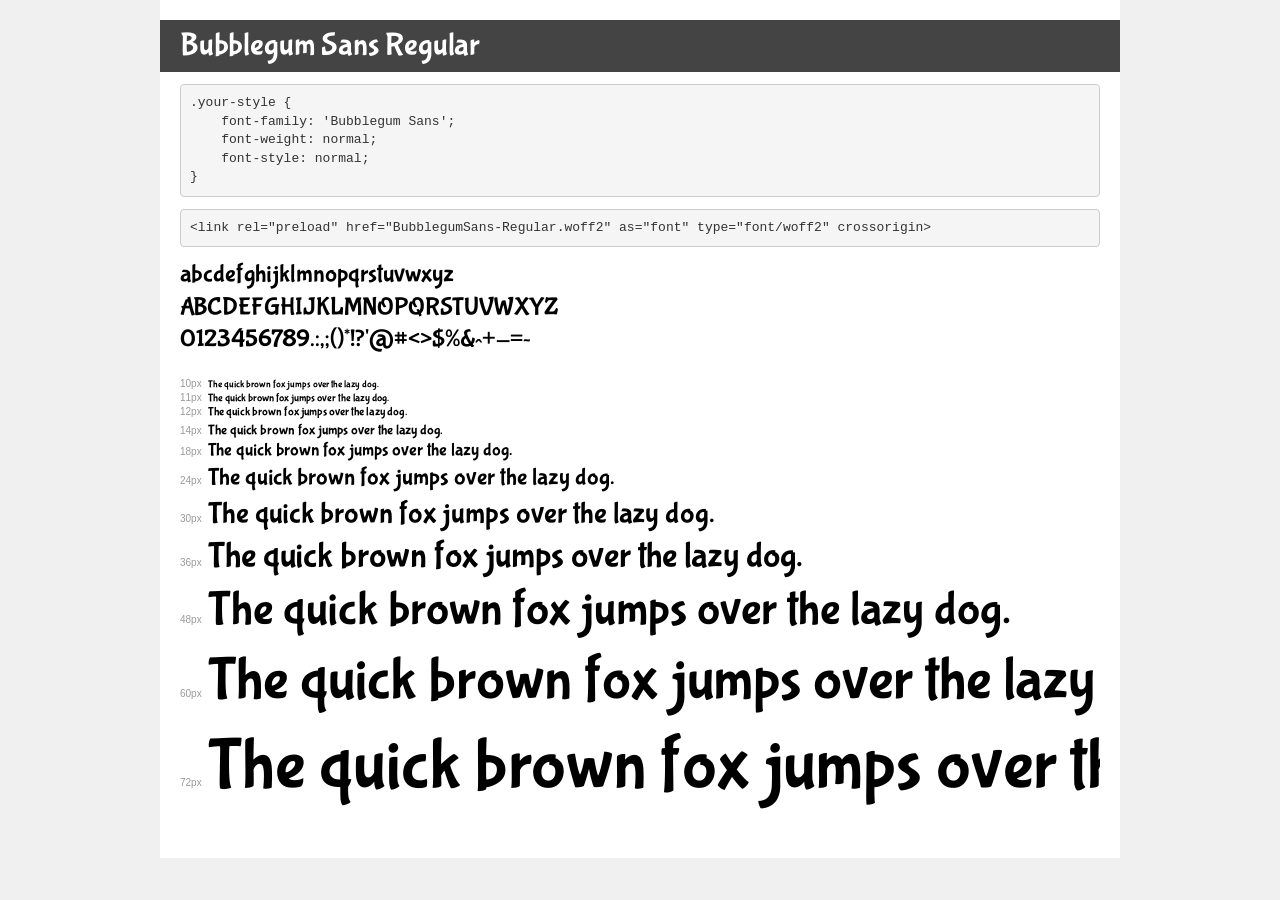
<file: public/css/vendor/bubblegum-sans/demo.html>
<!DOCTYPE html>
<html lang="en">
<head>
    <meta charset="utf-8">
    <meta http-equiv="X-UA-Compatible" content="IE=edge">
    <meta name="viewport" content="width=device-width, initial-scale=1">
    <meta name="robots" content="noindex, noarchive">
    <meta name="format-detection" content="telephone=no">
    <title>Transfonter demo</title>
    <link href="stylesheet.css" rel="stylesheet">
    <style>
        /*
        http://meyerweb.com/eric/tools/css/reset/
        v2.0 | 20110126
        License: none (public domain)
        */
        html, body, div, span, applet, object, iframe,
        h1, h2, h3, h4, h5, h6, p, blockquote, pre,
        a, abbr, acronym, address, big, cite, code,
        del, dfn, em, img, ins, kbd, q, s, samp,
        small, strike, strong, sub, sup, tt, var,
        b, u, i, center,
        dl, dt, dd, ol, ul, li,
        fieldset, form, label, legend,
        table, caption, tbody, tfoot, thead, tr, th, td,
        article, aside, canvas, details, embed,
        figure, figcaption, footer, header, hgroup,
        menu, nav, output, ruby, section, summary,
        time, mark, audio, video {
            margin: 0;
            padding: 0;
            border: 0;
            font-size: 100%;
            font: inherit;
            vertical-align: baseline;
        }
        /* HTML5 display-role reset for older browsers */
        article, aside, details, figcaption, figure,
        footer, header, hgroup, menu, nav, section {
            display: block;
        }
        body {
            line-height: 1;
        }
        ol, ul {
            list-style: none;
        }
        blockquote, q {
            quotes: none;
        }
        blockquote:before, blockquote:after,
        q:before, q:after {
            content: '';
            content: none;
        }
        table {
            border-collapse: collapse;
            border-spacing: 0;
        }
        /* demo styles */
        body {
            background: #f0f0f0;
            color: #000;
        }
        .page {
            background: #fff;
            width: 920px;
            margin: 0 auto;
            padding: 20px 20px 0 20px;
            overflow: hidden;
        }
        .font-container {
            overflow-x: auto;
            overflow-y: hidden;
            margin-bottom: 40px;
            line-height: 1.3;
            white-space: nowrap;
            padding-bottom: 5px;
        }
        h1 {
            position: relative;
            background: #444;
            font-size: 32px;
            color: #fff;
            padding: 10px 20px;
            margin: 0 -20px 12px -20px;
        }
        .letters {
            font-size: 25px;
            margin-bottom: 20px;
        }
        .s10:before {
            content: '10px';
        }
        .s11:before {
            content: '11px';
        }
        .s12:before {
            content: '12px';
        }
        .s14:before {
            content: '14px';
        }
        .s18:before {
            content: '18px';
        }
        .s24:before {
            content: '24px';
        }
        .s30:before {
            content: '30px';
        }
        .s36:before {
            content: '36px';
        }
        .s48:before {
            content: '48px';
        }
        .s60:before {
            content: '60px';
        }
        .s72:before {
            content: '72px';
        }
        .s10:before, .s11:before, .s12:before, .s14:before,
        .s18:before, .s24:before, .s30:before, .s36:before,
        .s48:before, .s60:before, .s72:before {
            font-family: Arial, sans-serif;
            font-size: 10px;
            font-weight: normal;
            font-style: normal;
            color: #999;
            padding-right: 6px;
        }
        pre {
            display: block;
            padding: 9px;
            margin: 0 0 12px;
            font-family: Monaco, Menlo, Consolas, "Courier New", monospace;
            font-size: 13px;
            line-height: 1.428571429;
            color: #333;
            font-weight: normal;
            font-style: normal;
            background-color: #f5f5f5;
            border: 1px solid #ccc;
            overflow-x: auto;
            border-radius: 4px;
        }
        /* responsive */
        @media (max-width: 959px) {
            .page {
                width: auto;
                margin: 0;
            }
        }
    </style>
</head>
<body>
<div class="page">
    <div class="demo">
        <h1 style="font-family: 'Bubblegum Sans'; font-weight: normal; font-style: normal;">Bubblegum Sans Regular</h1>
        <pre title="Usage">.your-style {
    font-family: 'Bubblegum Sans';
    font-weight: normal;
    font-style: normal;
}</pre>
        <pre title="Preload (optional)">
&lt;link rel=&quot;preload&quot; href=&quot;BubblegumSans-Regular.woff2&quot; as=&quot;font&quot; type=&quot;font/woff2&quot; crossorigin&gt;</pre>
        <div class="font-container" style="font-family: 'Bubblegum Sans'; font-weight: normal; font-style: normal;">
            <p class="letters">
                abcdefghijklmnopqrstuvwxyz<br>
ABCDEFGHIJKLMNOPQRSTUVWXYZ<br>
                0123456789.:,;()*!?'@#&lt;&gt;$%&^+-=~
            </p>
            <p class="s10" style="font-size: 10px;">The quick brown fox jumps over the lazy dog.</p>
            <p class="s11" style="font-size: 11px;">The quick brown fox jumps over the lazy dog.</p>
            <p class="s12" style="font-size: 12px;">The quick brown fox jumps over the lazy dog.</p>
            <p class="s14" style="font-size: 14px;">The quick brown fox jumps over the lazy dog.</p>
            <p class="s18" style="font-size: 18px;">The quick brown fox jumps over the lazy dog.</p>
            <p class="s24" style="font-size: 24px;">The quick brown fox jumps over the lazy dog.</p>
            <p class="s30" style="font-size: 30px;">The quick brown fox jumps over the lazy dog.</p>
            <p class="s36" style="font-size: 36px;">The quick brown fox jumps over the lazy dog.</p>
            <p class="s48" style="font-size: 48px;">The quick brown fox jumps over the lazy dog.</p>
            <p class="s60" style="font-size: 60px;">The quick brown fox jumps over the lazy dog.</p>
            <p class="s72" style="font-size: 72px;">The quick brown fox jumps over the lazy dog.</p>
        </div>
    </div>

</div>
</body>
</html>
</file>
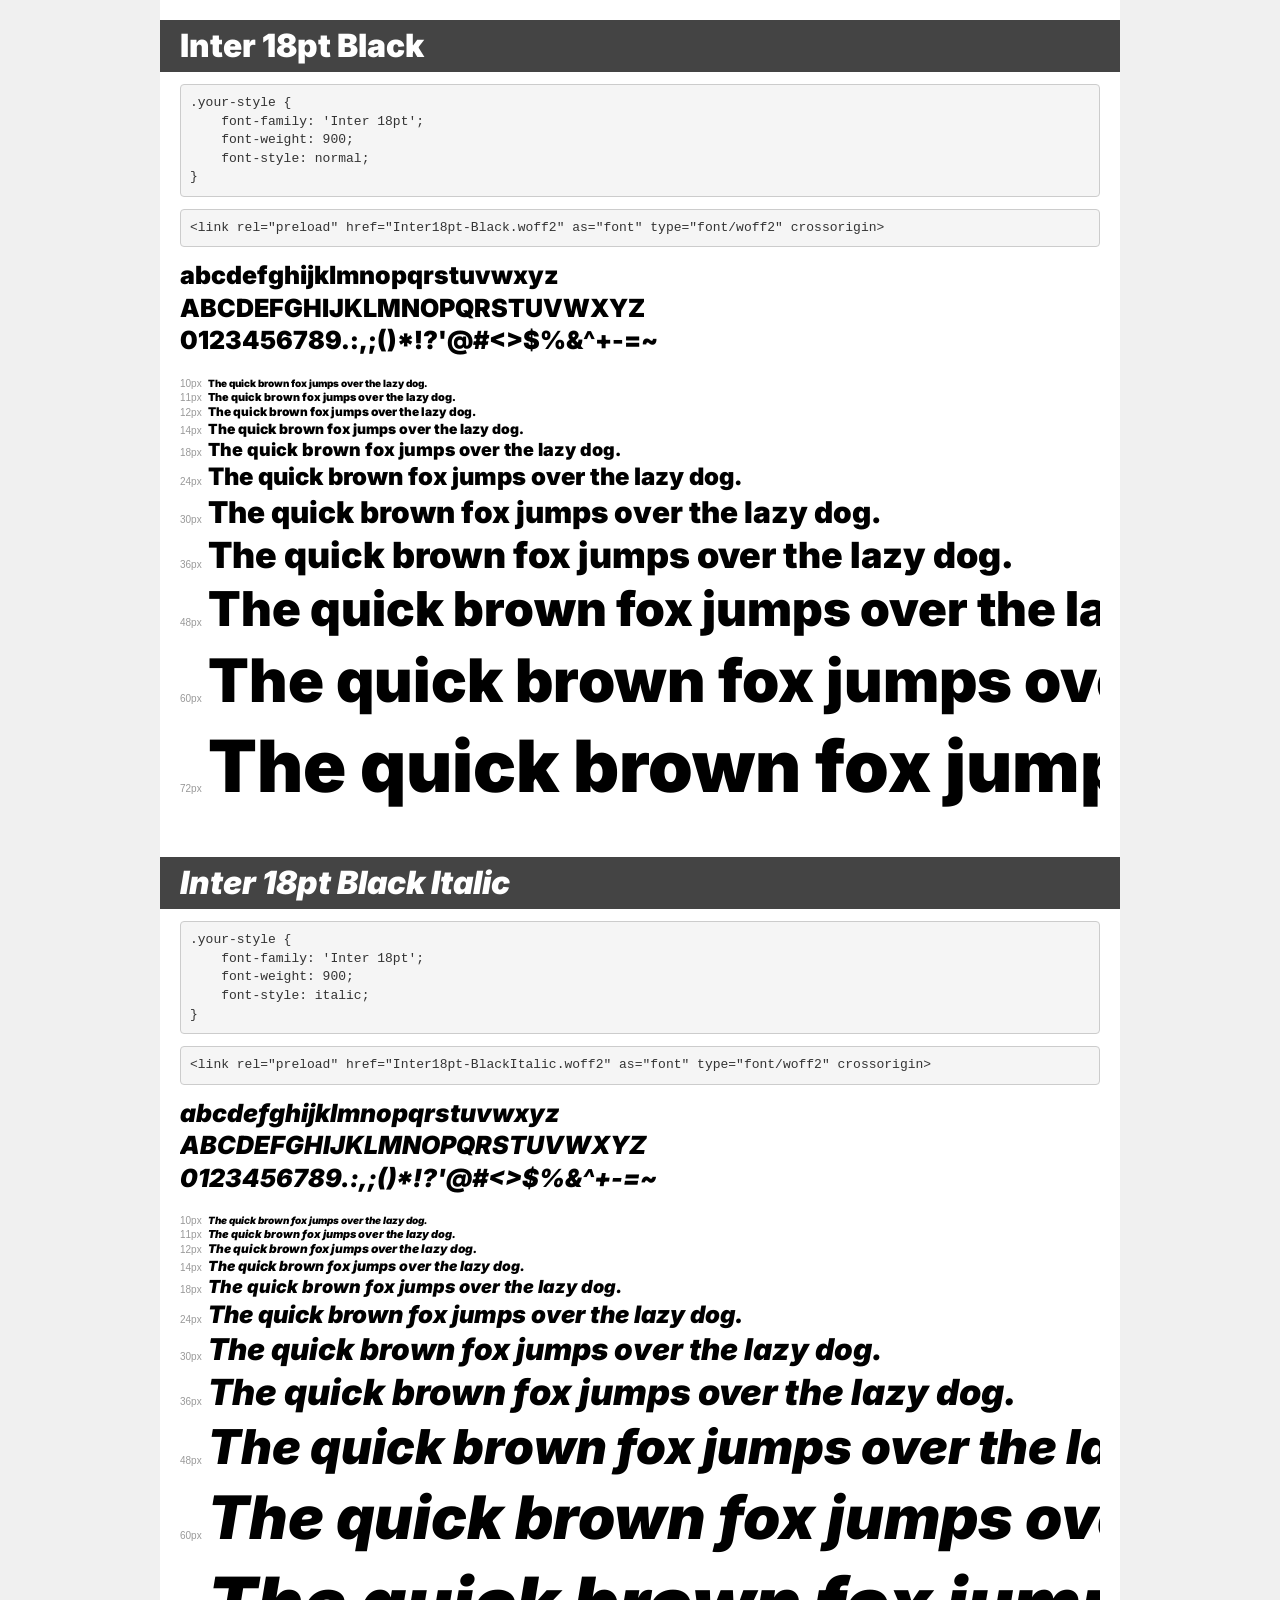
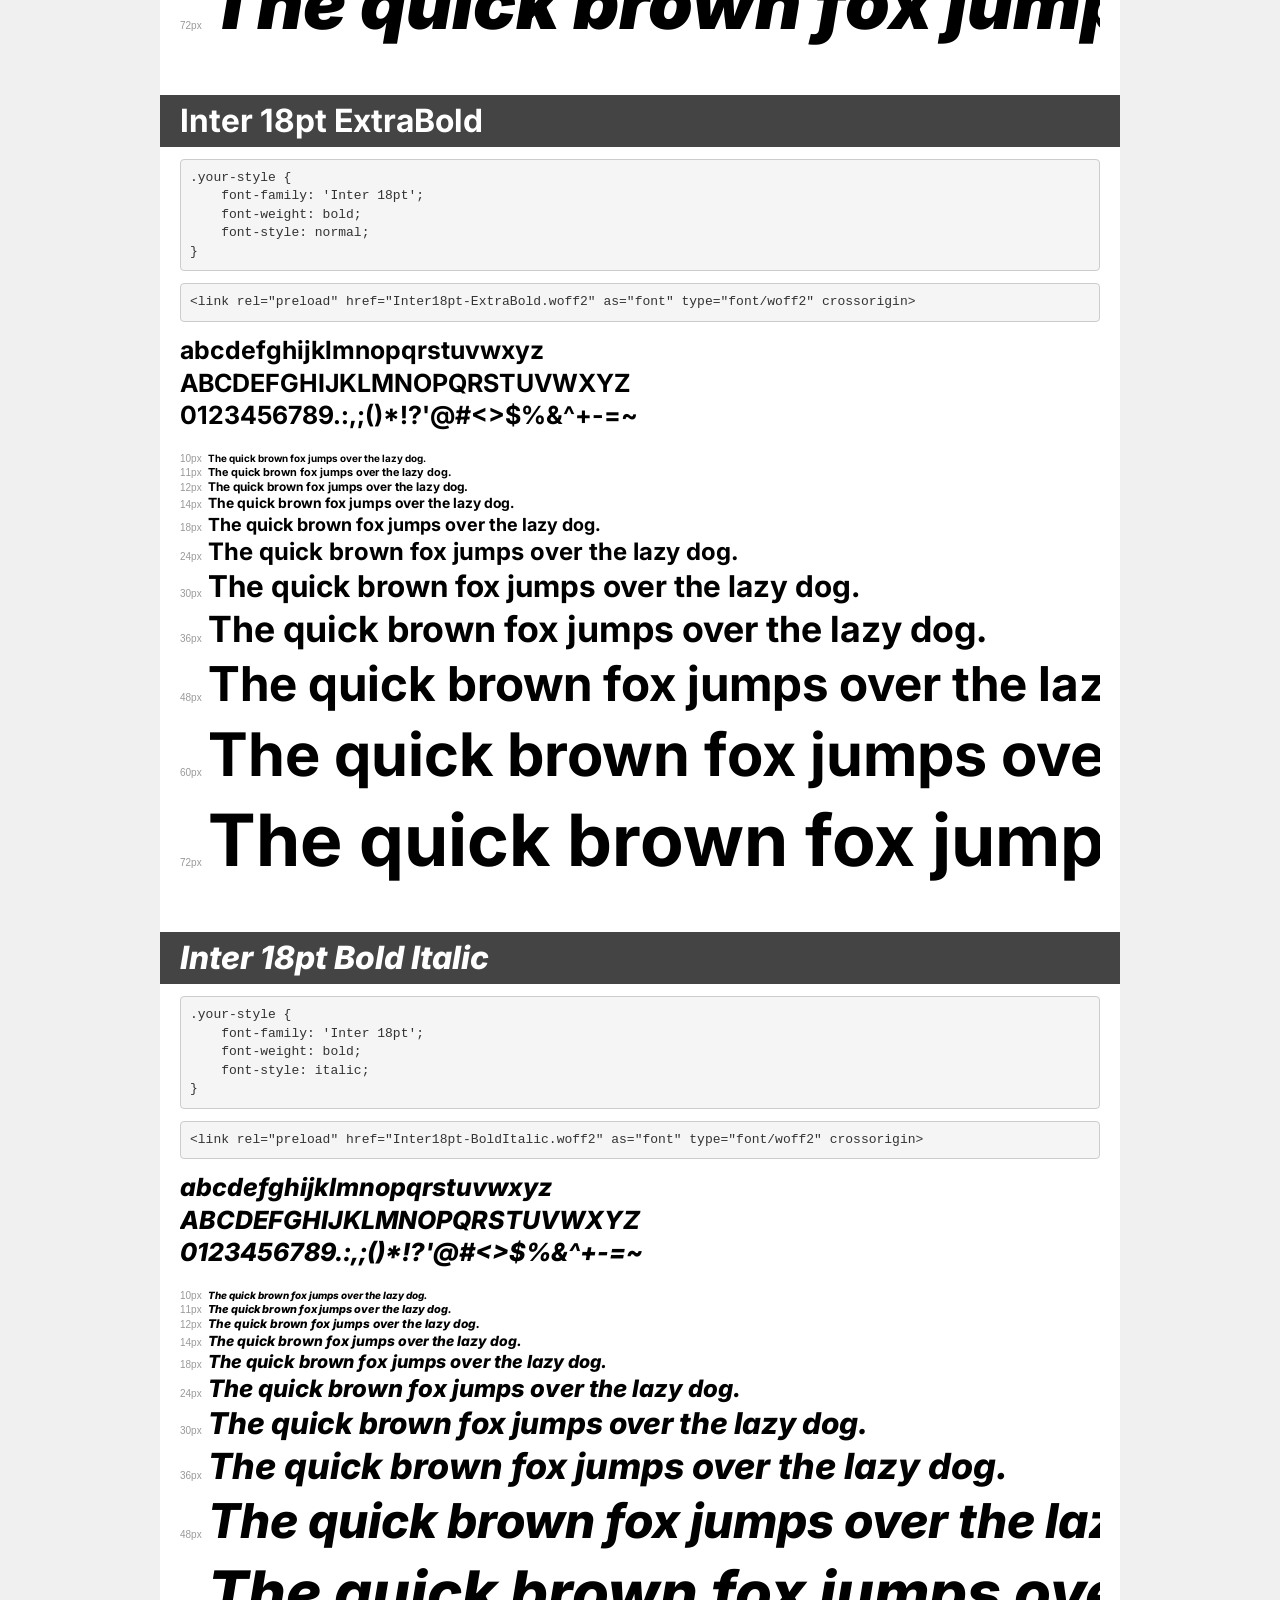
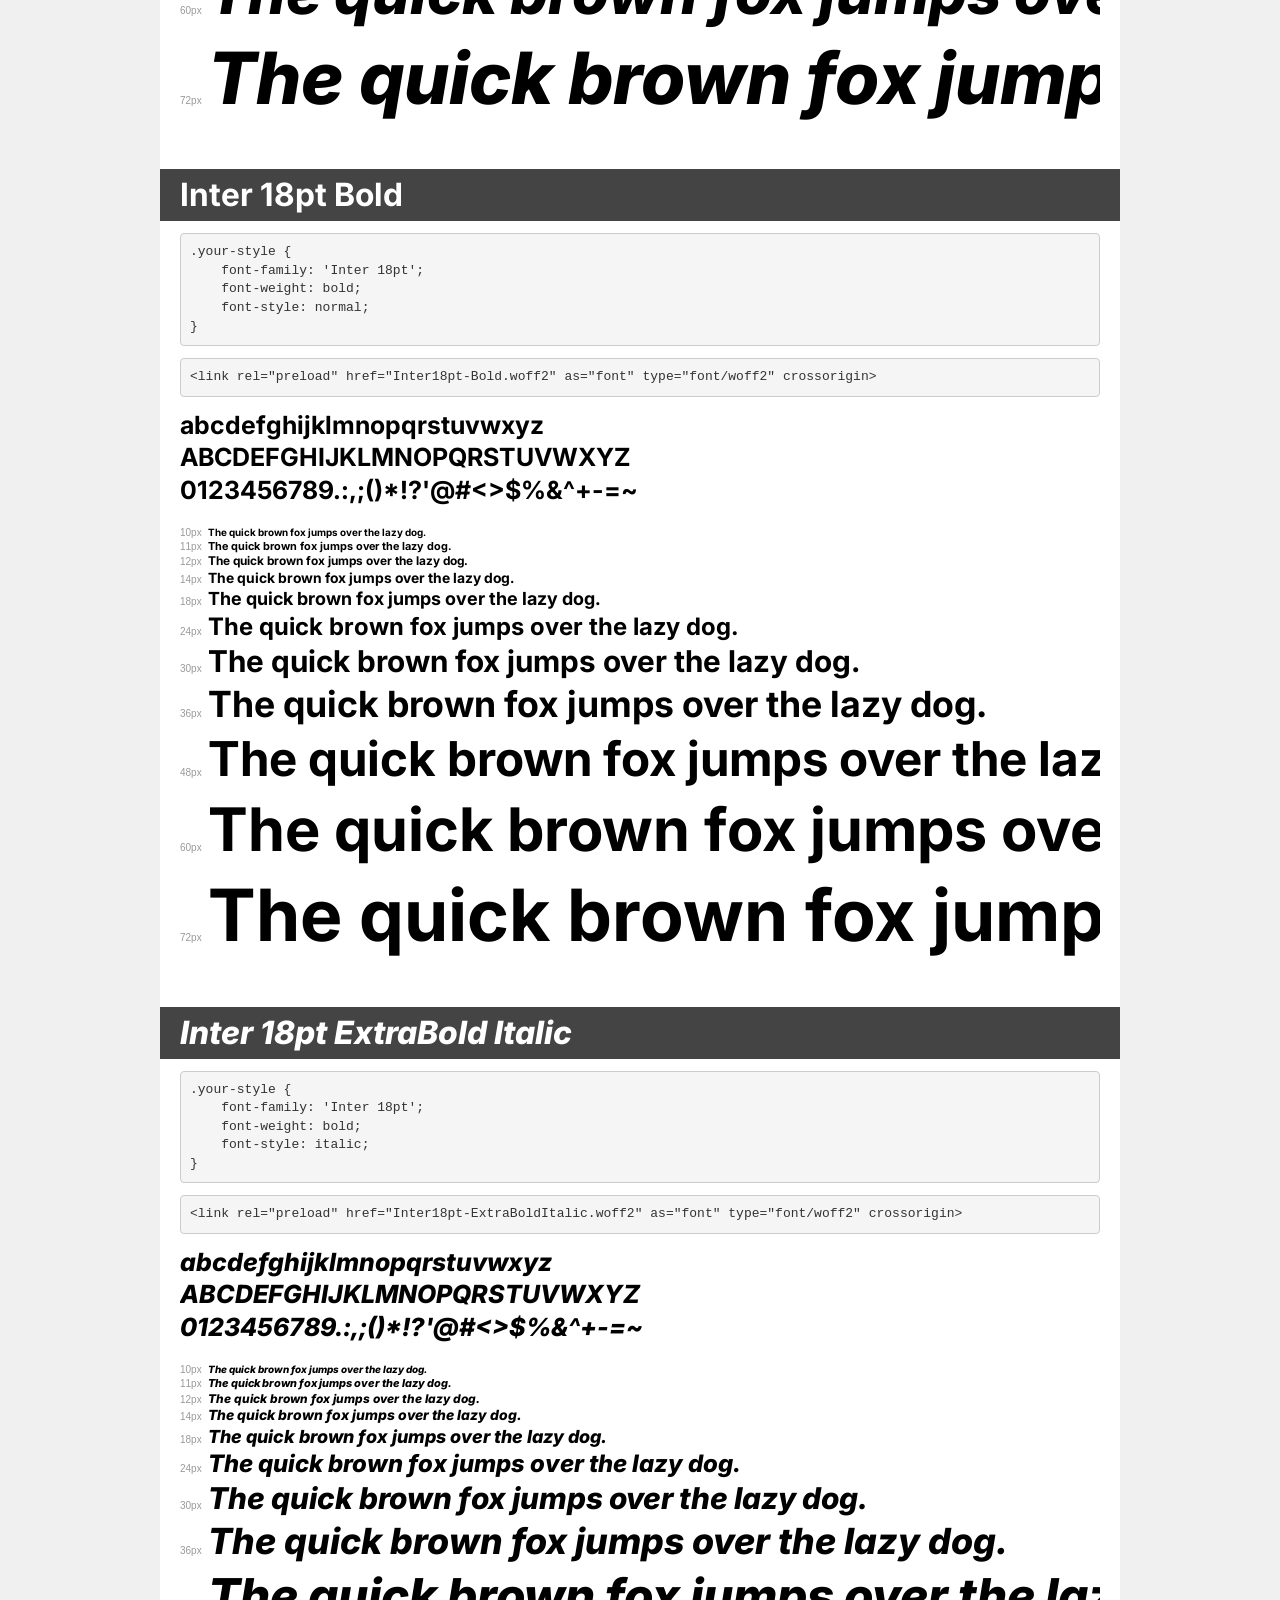
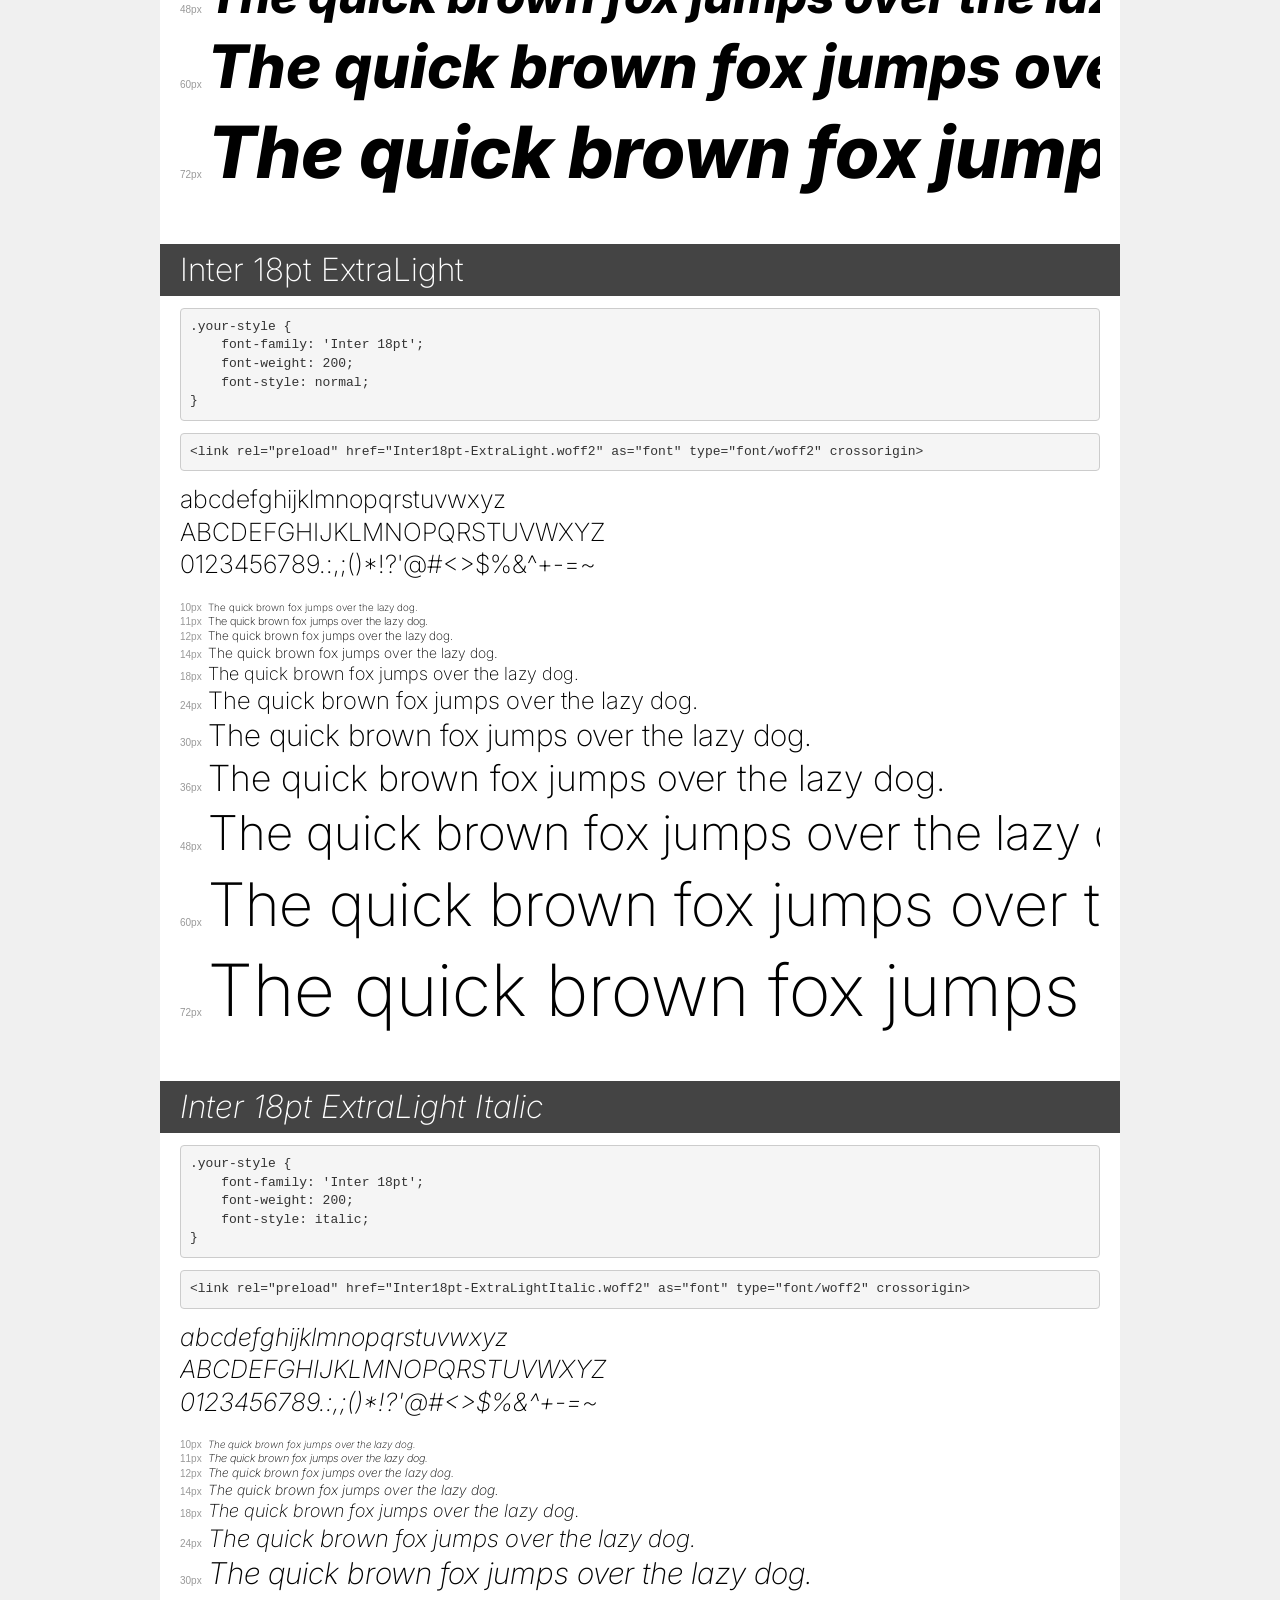
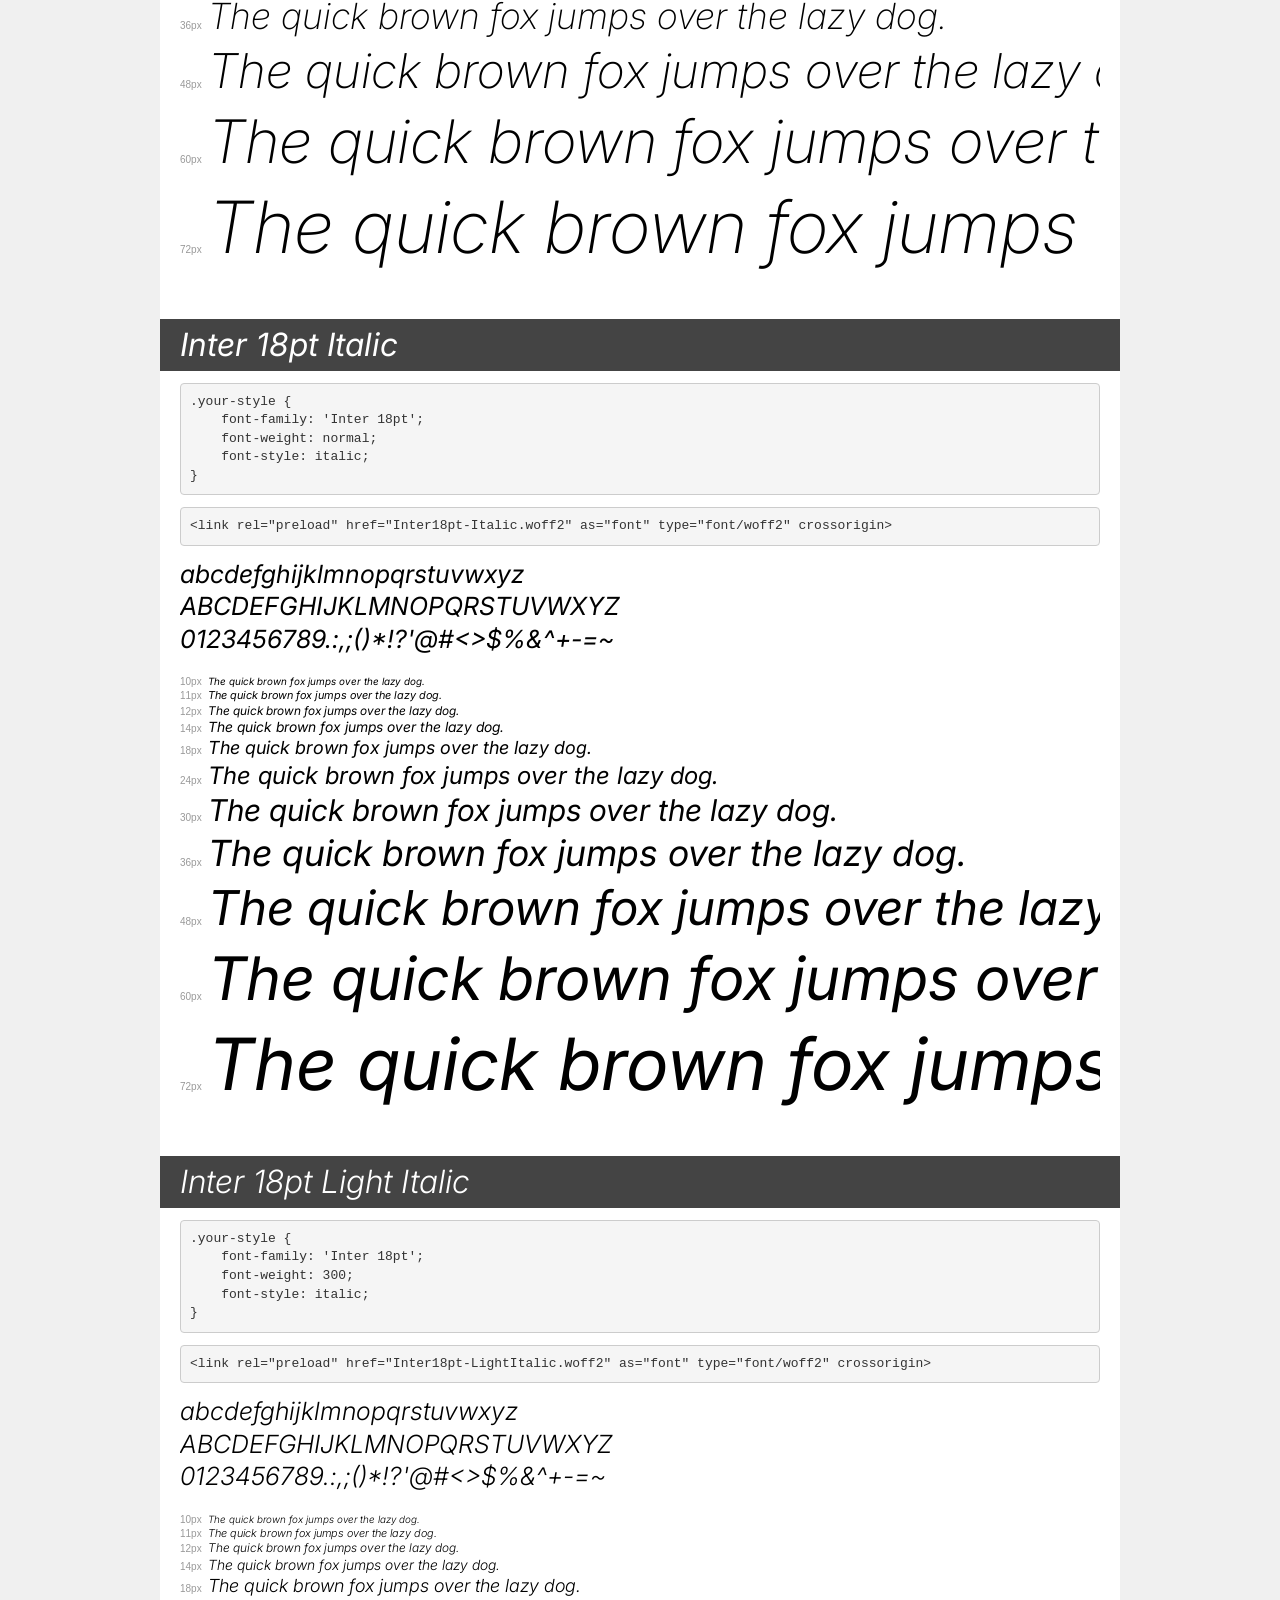
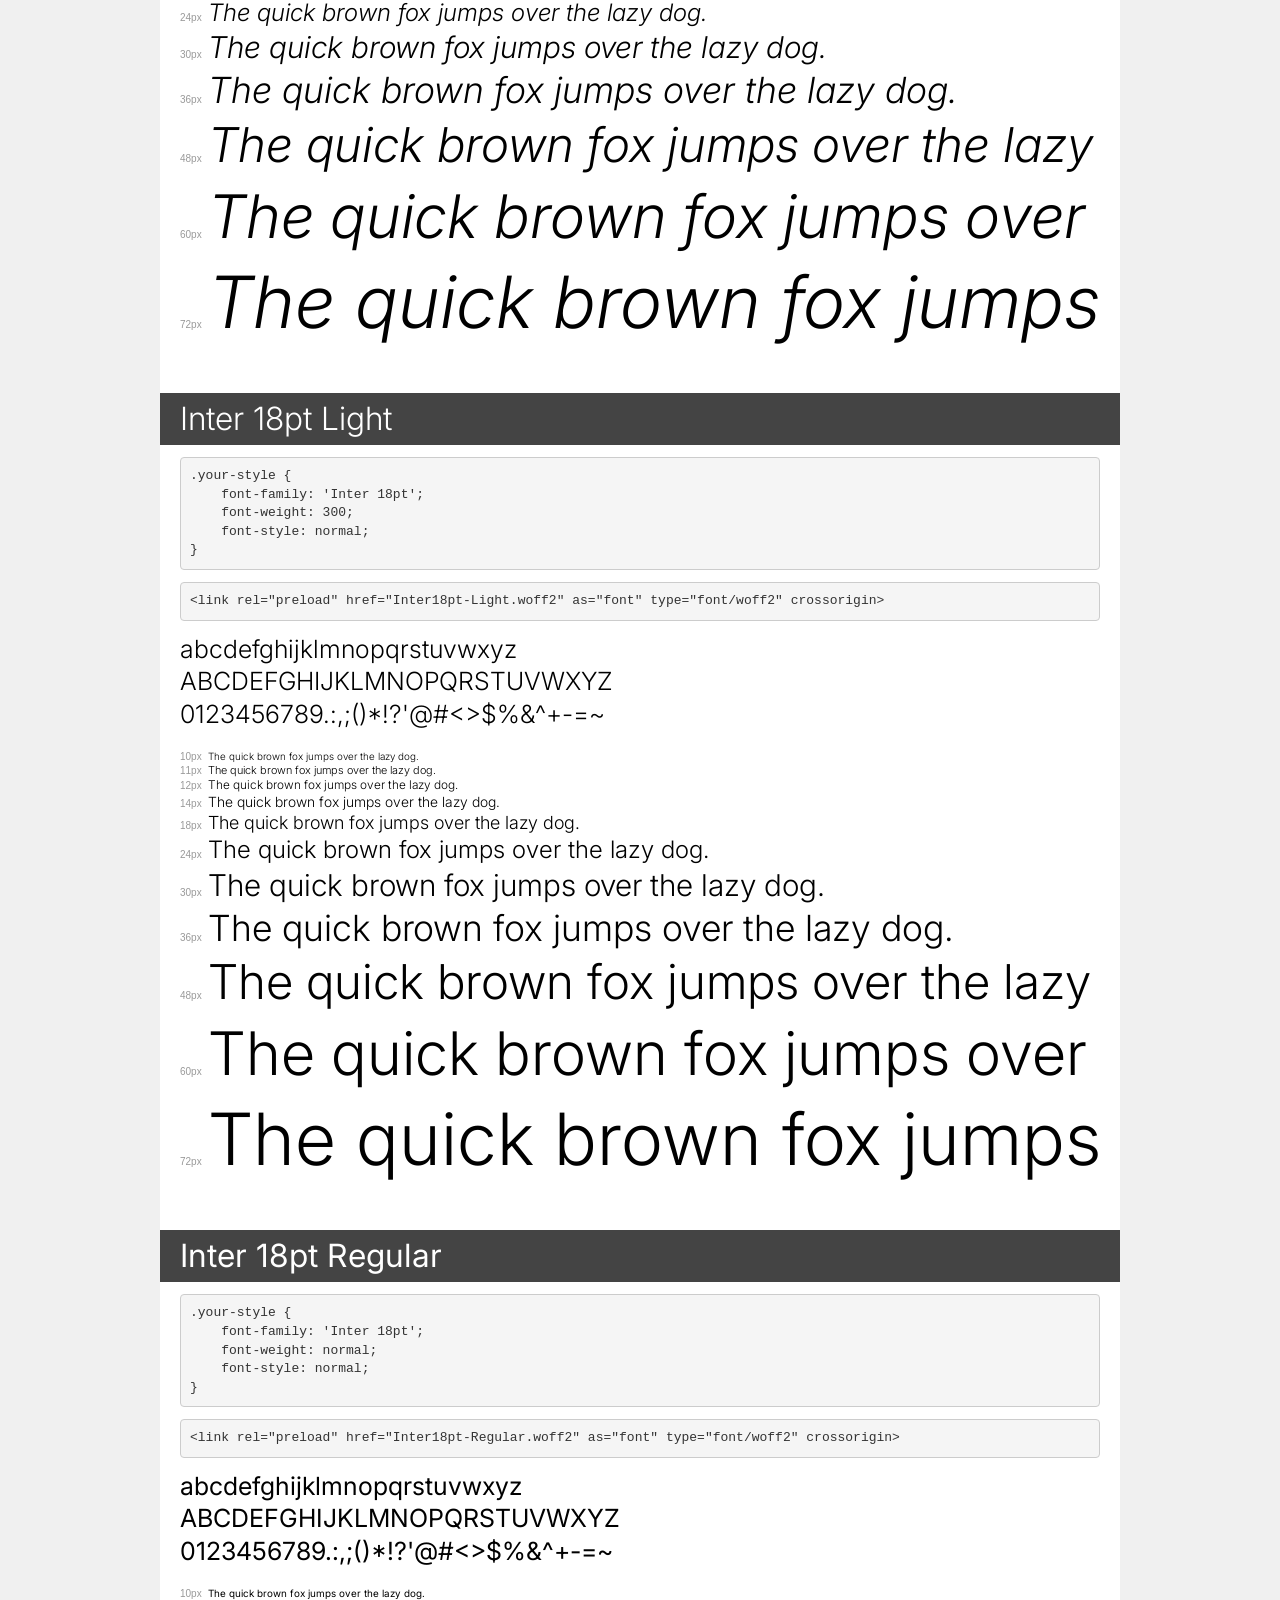
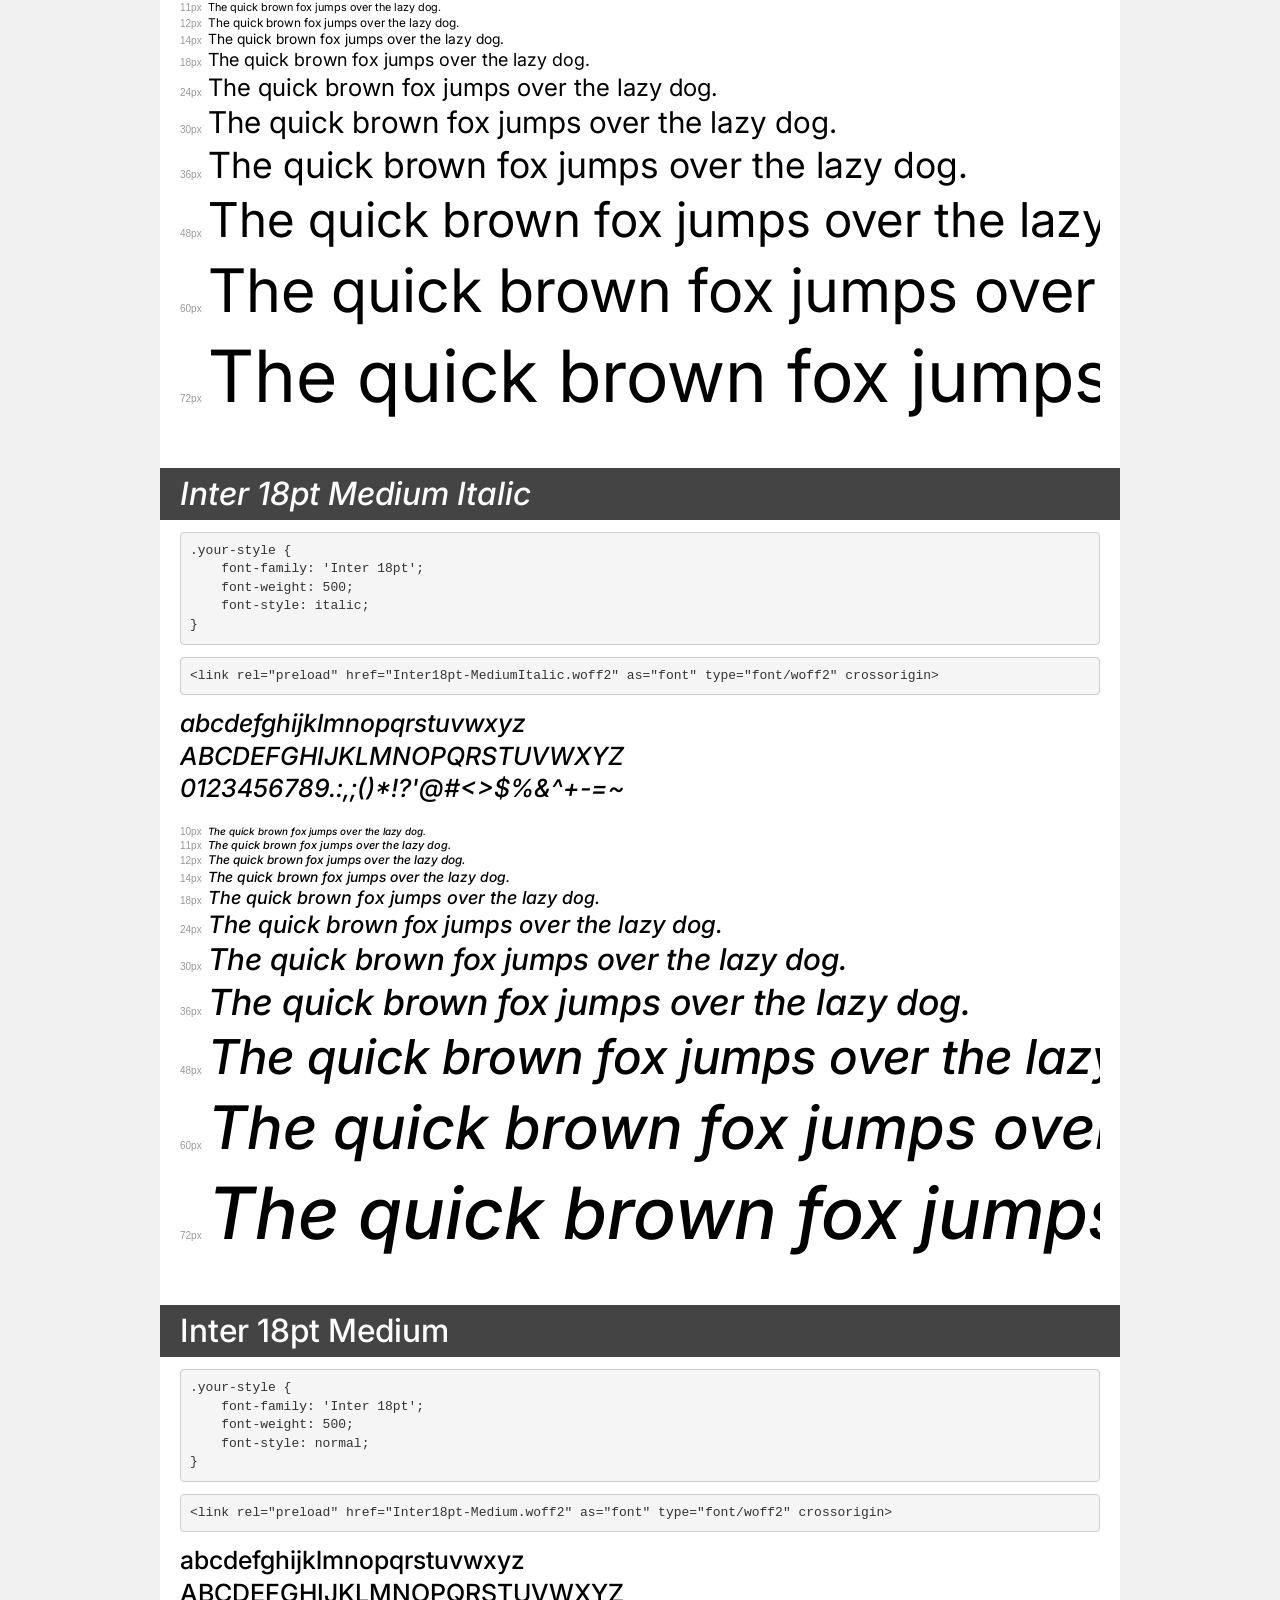
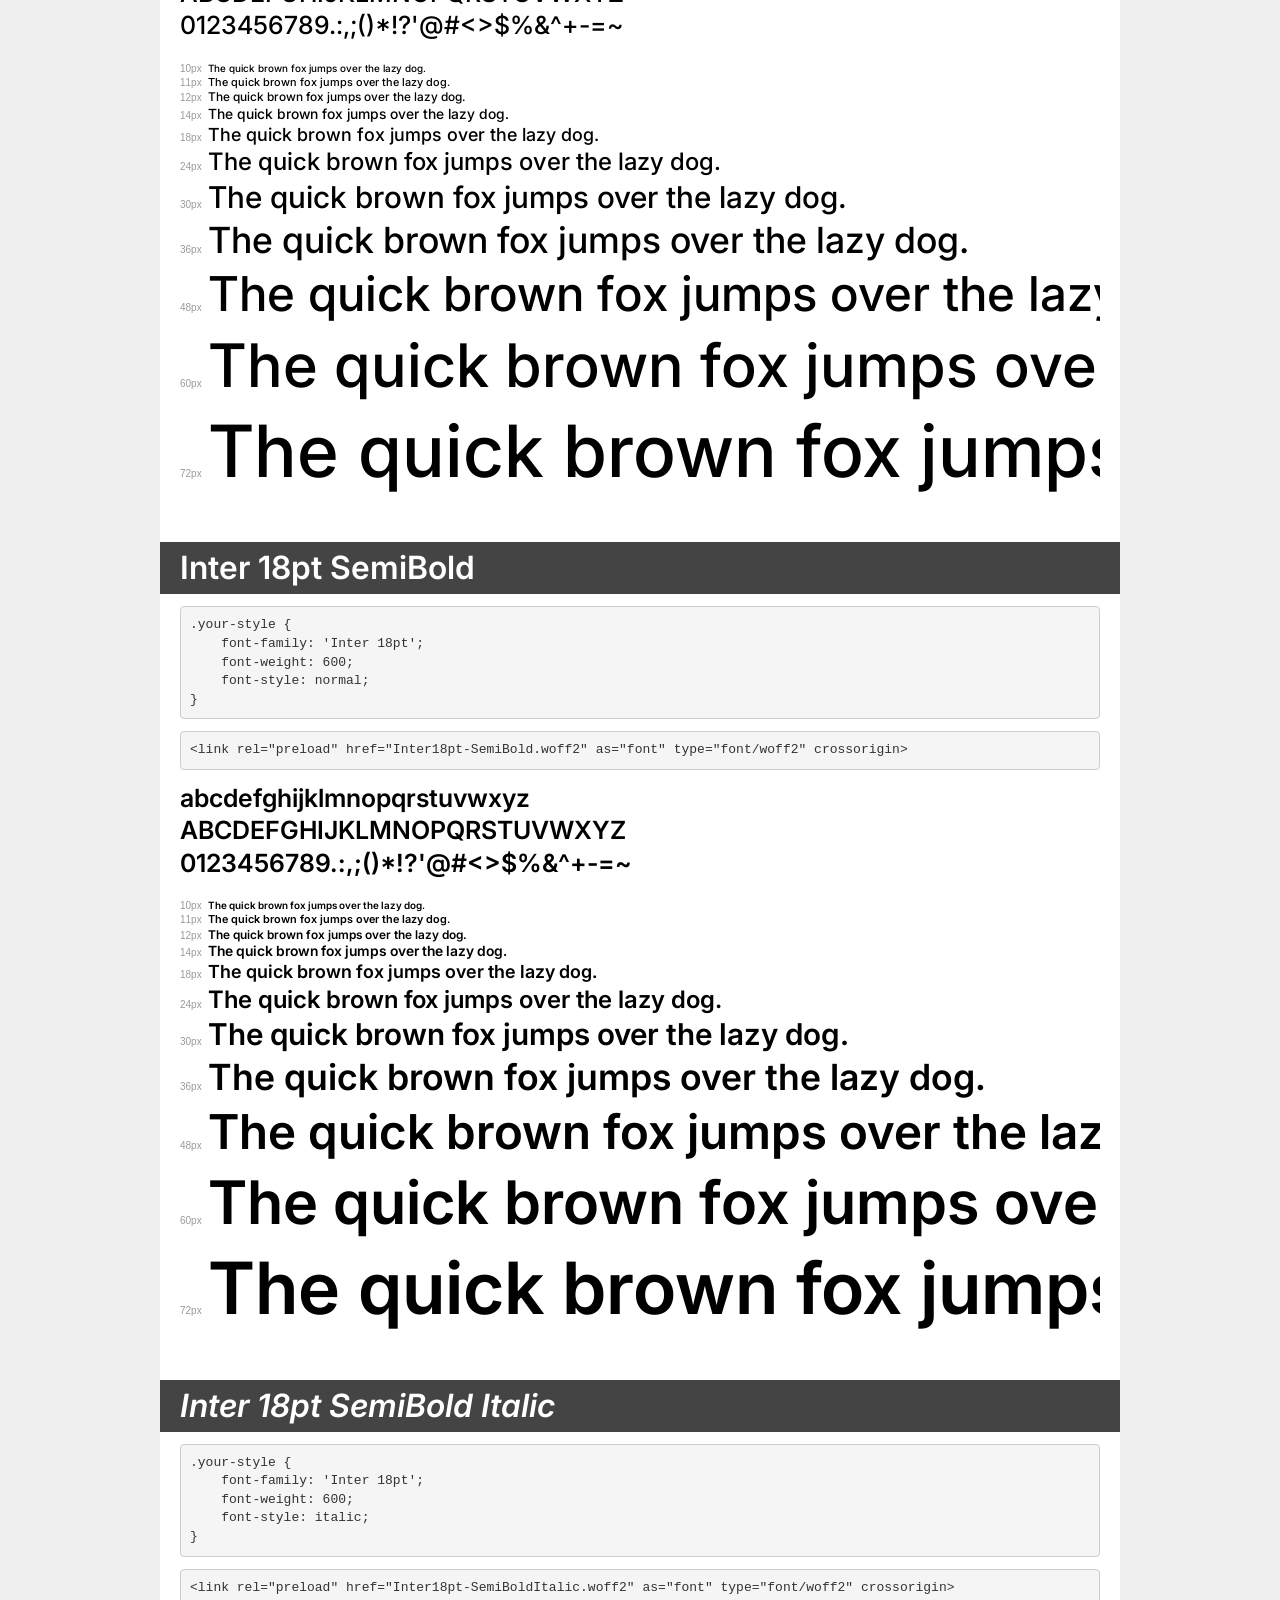
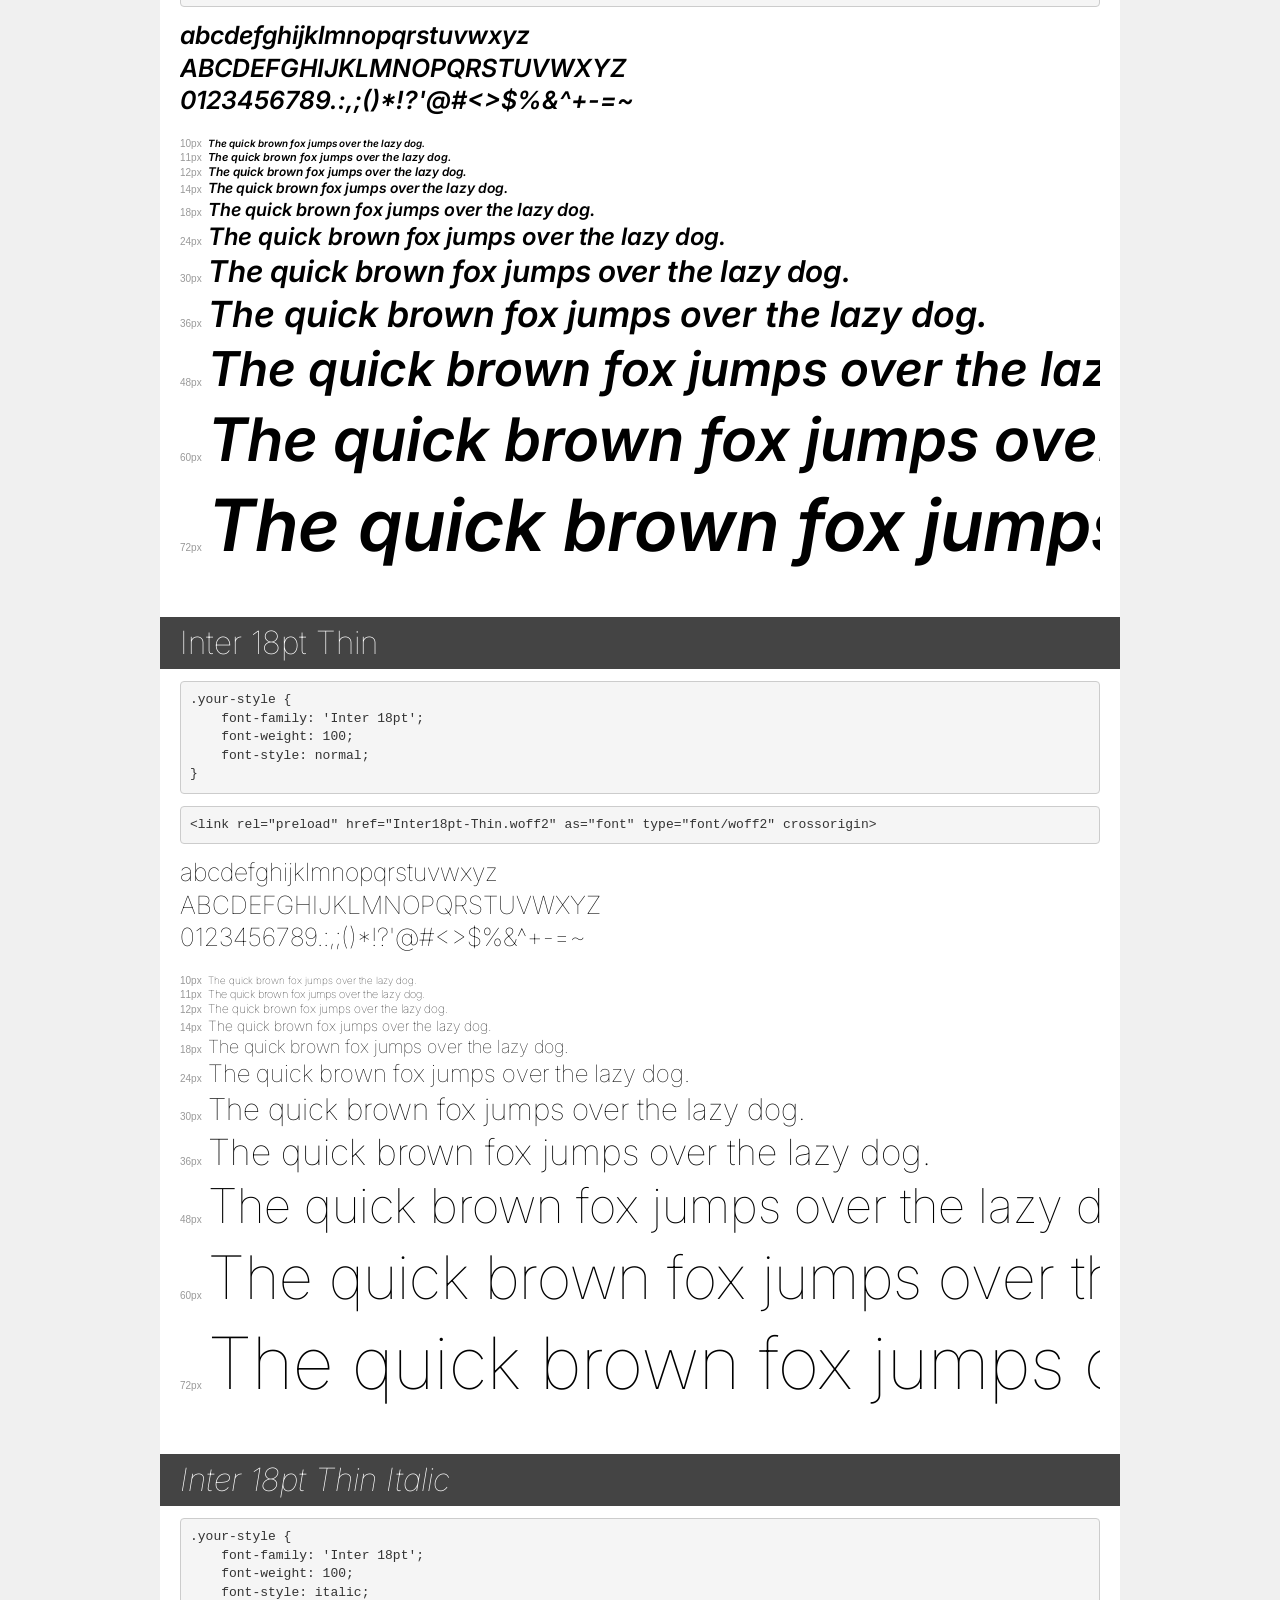
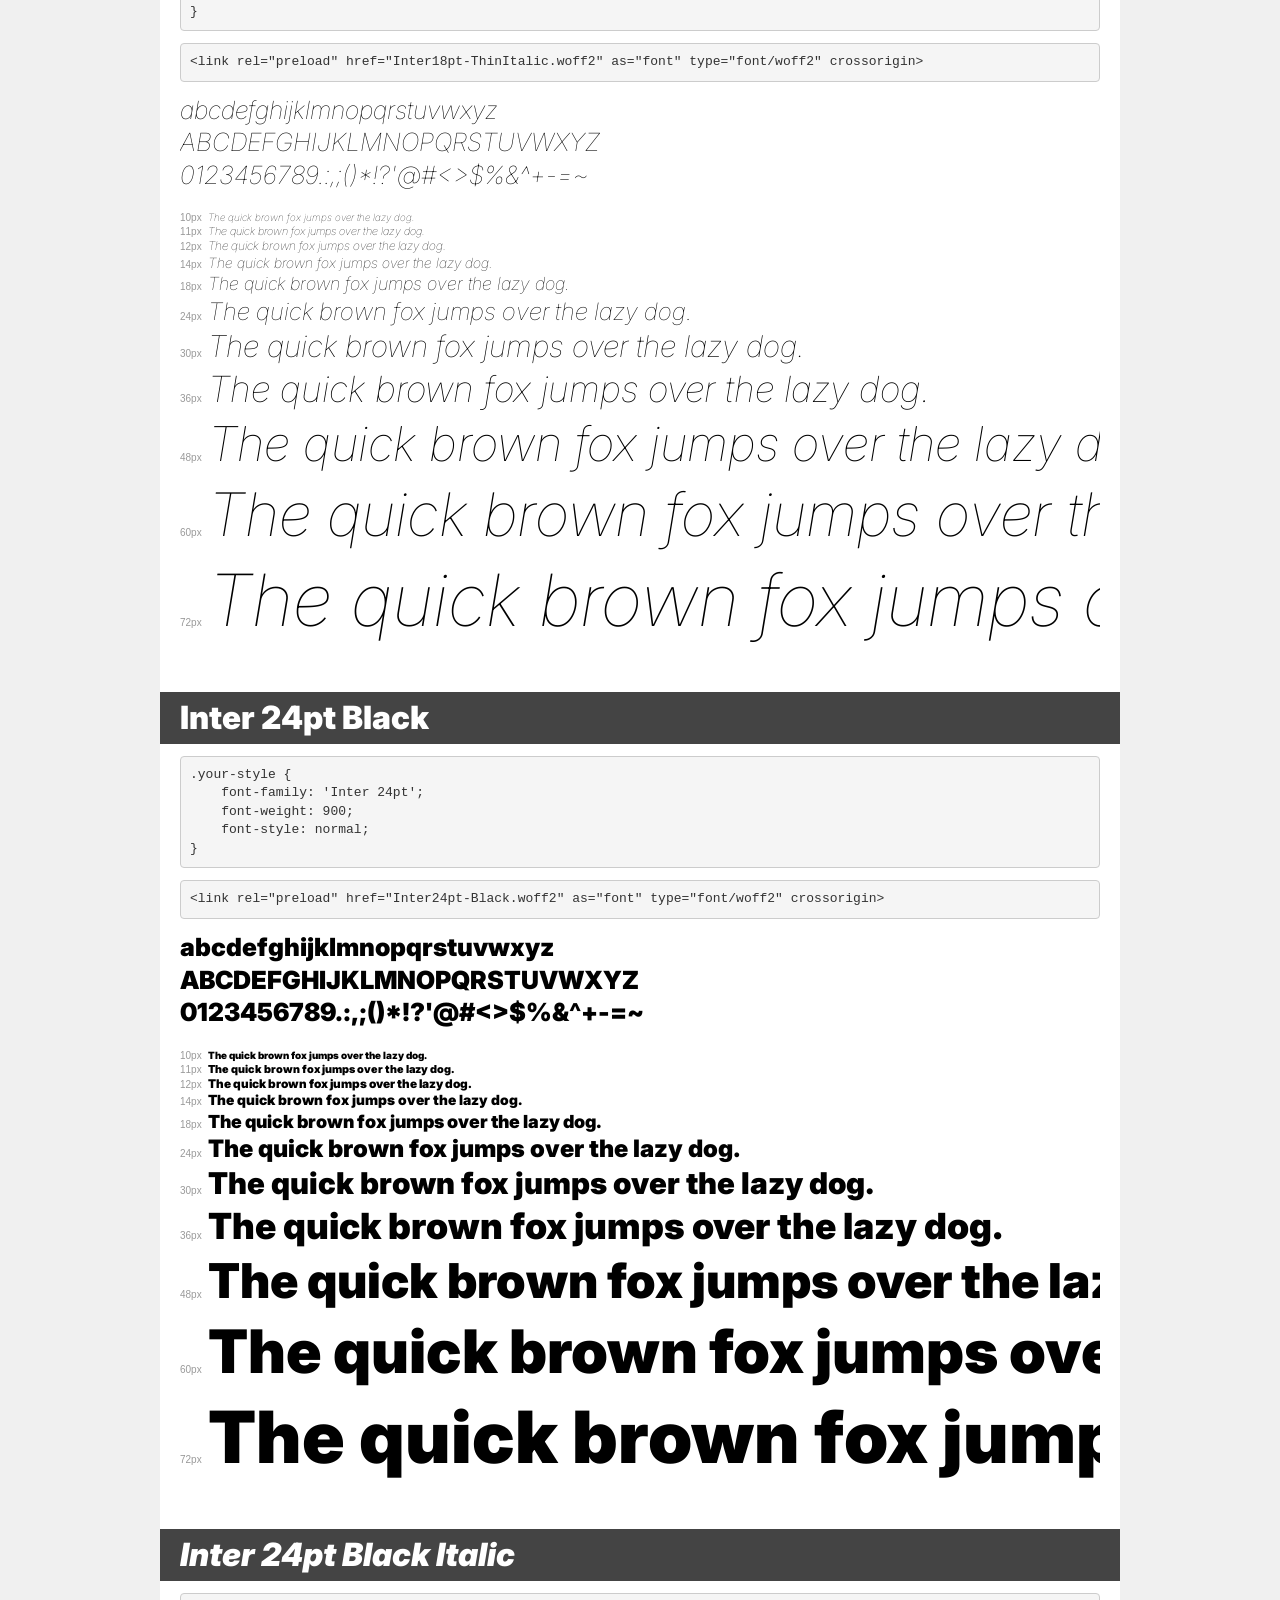
<file: public/css/vendor/inter/demo.html>
<!DOCTYPE html>
<html lang="en">
<head>
    <meta charset="utf-8">
    <meta http-equiv="X-UA-Compatible" content="IE=edge">
    <meta name="viewport" content="width=device-width, initial-scale=1">
    <meta name="robots" content="noindex, noarchive">
    <meta name="format-detection" content="telephone=no">
    <title>Transfonter demo</title>
    <link href="stylesheet.css" rel="stylesheet">
    <style>
        /*
        http://meyerweb.com/eric/tools/css/reset/
        v2.0 | 20110126
        License: none (public domain)
        */
        html, body, div, span, applet, object, iframe,
        h1, h2, h3, h4, h5, h6, p, blockquote, pre,
        a, abbr, acronym, address, big, cite, code,
        del, dfn, em, img, ins, kbd, q, s, samp,
        small, strike, strong, sub, sup, tt, var,
        b, u, i, center,
        dl, dt, dd, ol, ul, li,
        fieldset, form, label, legend,
        table, caption, tbody, tfoot, thead, tr, th, td,
        article, aside, canvas, details, embed,
        figure, figcaption, footer, header, hgroup,
        menu, nav, output, ruby, section, summary,
        time, mark, audio, video {
            margin: 0;
            padding: 0;
            border: 0;
            font-size: 100%;
            font: inherit;
            vertical-align: baseline;
        }
        /* HTML5 display-role reset for older browsers */
        article, aside, details, figcaption, figure,
        footer, header, hgroup, menu, nav, section {
            display: block;
        }
        body {
            line-height: 1;
        }
        ol, ul {
            list-style: none;
        }
        blockquote, q {
            quotes: none;
        }
        blockquote:before, blockquote:after,
        q:before, q:after {
            content: '';
            content: none;
        }
        table {
            border-collapse: collapse;
            border-spacing: 0;
        }
        /* demo styles */
        body {
            background: #f0f0f0;
            color: #000;
        }
        .page {
            background: #fff;
            width: 920px;
            margin: 0 auto;
            padding: 20px 20px 0 20px;
            overflow: hidden;
        }
        .font-container {
            overflow-x: auto;
            overflow-y: hidden;
            margin-bottom: 40px;
            line-height: 1.3;
            white-space: nowrap;
            padding-bottom: 5px;
        }
        h1 {
            position: relative;
            background: #444;
            font-size: 32px;
            color: #fff;
            padding: 10px 20px;
            margin: 0 -20px 12px -20px;
        }
        .letters {
            font-size: 25px;
            margin-bottom: 20px;
        }
        .s10:before {
            content: '10px';
        }
        .s11:before {
            content: '11px';
        }
        .s12:before {
            content: '12px';
        }
        .s14:before {
            content: '14px';
        }
        .s18:before {
            content: '18px';
        }
        .s24:before {
            content: '24px';
        }
        .s30:before {
            content: '30px';
        }
        .s36:before {
            content: '36px';
        }
        .s48:before {
            content: '48px';
        }
        .s60:before {
            content: '60px';
        }
        .s72:before {
            content: '72px';
        }
        .s10:before, .s11:before, .s12:before, .s14:before,
        .s18:before, .s24:before, .s30:before, .s36:before,
        .s48:before, .s60:before, .s72:before {
            font-family: Arial, sans-serif;
            font-size: 10px;
            font-weight: normal;
            font-style: normal;
            color: #999;
            padding-right: 6px;
        }
        pre {
            display: block;
            padding: 9px;
            margin: 0 0 12px;
            font-family: Monaco, Menlo, Consolas, "Courier New", monospace;
            font-size: 13px;
            line-height: 1.428571429;
            color: #333;
            font-weight: normal;
            font-style: normal;
            background-color: #f5f5f5;
            border: 1px solid #ccc;
            overflow-x: auto;
            border-radius: 4px;
        }
        /* responsive */
        @media (max-width: 959px) {
            .page {
                width: auto;
                margin: 0;
            }
        }
    </style>
</head>
<body>
<div class="page">
    <div class="demo">
        <h1 style="font-family: 'Inter 18pt'; font-weight: 900; font-style: normal;">Inter 18pt Black</h1>
        <pre title="Usage">.your-style {
    font-family: 'Inter 18pt';
    font-weight: 900;
    font-style: normal;
}</pre>
        <pre title="Preload (optional)">
&lt;link rel=&quot;preload&quot; href=&quot;Inter18pt-Black.woff2&quot; as=&quot;font&quot; type=&quot;font/woff2&quot; crossorigin&gt;</pre>
        <div class="font-container" style="font-family: 'Inter 18pt'; font-weight: 900; font-style: normal;">
            <p class="letters">
                abcdefghijklmnopqrstuvwxyz<br>
ABCDEFGHIJKLMNOPQRSTUVWXYZ<br>
                0123456789.:,;()*!?'@#&lt;&gt;$%&^+-=~
            </p>
            <p class="s10" style="font-size: 10px;">The quick brown fox jumps over the lazy dog.</p>
            <p class="s11" style="font-size: 11px;">The quick brown fox jumps over the lazy dog.</p>
            <p class="s12" style="font-size: 12px;">The quick brown fox jumps over the lazy dog.</p>
            <p class="s14" style="font-size: 14px;">The quick brown fox jumps over the lazy dog.</p>
            <p class="s18" style="font-size: 18px;">The quick brown fox jumps over the lazy dog.</p>
            <p class="s24" style="font-size: 24px;">The quick brown fox jumps over the lazy dog.</p>
            <p class="s30" style="font-size: 30px;">The quick brown fox jumps over the lazy dog.</p>
            <p class="s36" style="font-size: 36px;">The quick brown fox jumps over the lazy dog.</p>
            <p class="s48" style="font-size: 48px;">The quick brown fox jumps over the lazy dog.</p>
            <p class="s60" style="font-size: 60px;">The quick brown fox jumps over the lazy dog.</p>
            <p class="s72" style="font-size: 72px;">The quick brown fox jumps over the lazy dog.</p>
        </div>
    </div>

    <div class="demo">
        <h1 style="font-family: 'Inter 18pt'; font-weight: 900; font-style: italic;">Inter 18pt Black Italic</h1>
        <pre title="Usage">.your-style {
    font-family: 'Inter 18pt';
    font-weight: 900;
    font-style: italic;
}</pre>
        <pre title="Preload (optional)">
&lt;link rel=&quot;preload&quot; href=&quot;Inter18pt-BlackItalic.woff2&quot; as=&quot;font&quot; type=&quot;font/woff2&quot; crossorigin&gt;</pre>
        <div class="font-container" style="font-family: 'Inter 18pt'; font-weight: 900; font-style: italic;">
            <p class="letters">
                abcdefghijklmnopqrstuvwxyz<br>
ABCDEFGHIJKLMNOPQRSTUVWXYZ<br>
                0123456789.:,;()*!?'@#&lt;&gt;$%&^+-=~
            </p>
            <p class="s10" style="font-size: 10px;">The quick brown fox jumps over the lazy dog.</p>
            <p class="s11" style="font-size: 11px;">The quick brown fox jumps over the lazy dog.</p>
            <p class="s12" style="font-size: 12px;">The quick brown fox jumps over the lazy dog.</p>
            <p class="s14" style="font-size: 14px;">The quick brown fox jumps over the lazy dog.</p>
            <p class="s18" style="font-size: 18px;">The quick brown fox jumps over the lazy dog.</p>
            <p class="s24" style="font-size: 24px;">The quick brown fox jumps over the lazy dog.</p>
            <p class="s30" style="font-size: 30px;">The quick brown fox jumps over the lazy dog.</p>
            <p class="s36" style="font-size: 36px;">The quick brown fox jumps over the lazy dog.</p>
            <p class="s48" style="font-size: 48px;">The quick brown fox jumps over the lazy dog.</p>
            <p class="s60" style="font-size: 60px;">The quick brown fox jumps over the lazy dog.</p>
            <p class="s72" style="font-size: 72px;">The quick brown fox jumps over the lazy dog.</p>
        </div>
    </div>

    <div class="demo">
        <h1 style="font-family: 'Inter 18pt'; font-weight: bold; font-style: normal;">Inter 18pt ExtraBold</h1>
        <pre title="Usage">.your-style {
    font-family: 'Inter 18pt';
    font-weight: bold;
    font-style: normal;
}</pre>
        <pre title="Preload (optional)">
&lt;link rel=&quot;preload&quot; href=&quot;Inter18pt-ExtraBold.woff2&quot; as=&quot;font&quot; type=&quot;font/woff2&quot; crossorigin&gt;</pre>
        <div class="font-container" style="font-family: 'Inter 18pt'; font-weight: bold; font-style: normal;">
            <p class="letters">
                abcdefghijklmnopqrstuvwxyz<br>
ABCDEFGHIJKLMNOPQRSTUVWXYZ<br>
                0123456789.:,;()*!?'@#&lt;&gt;$%&^+-=~
            </p>
            <p class="s10" style="font-size: 10px;">The quick brown fox jumps over the lazy dog.</p>
            <p class="s11" style="font-size: 11px;">The quick brown fox jumps over the lazy dog.</p>
            <p class="s12" style="font-size: 12px;">The quick brown fox jumps over the lazy dog.</p>
            <p class="s14" style="font-size: 14px;">The quick brown fox jumps over the lazy dog.</p>
            <p class="s18" style="font-size: 18px;">The quick brown fox jumps over the lazy dog.</p>
            <p class="s24" style="font-size: 24px;">The quick brown fox jumps over the lazy dog.</p>
            <p class="s30" style="font-size: 30px;">The quick brown fox jumps over the lazy dog.</p>
            <p class="s36" style="font-size: 36px;">The quick brown fox jumps over the lazy dog.</p>
            <p class="s48" style="font-size: 48px;">The quick brown fox jumps over the lazy dog.</p>
            <p class="s60" style="font-size: 60px;">The quick brown fox jumps over the lazy dog.</p>
            <p class="s72" style="font-size: 72px;">The quick brown fox jumps over the lazy dog.</p>
        </div>
    </div>

    <div class="demo">
        <h1 style="font-family: 'Inter 18pt'; font-weight: bold; font-style: italic;">Inter 18pt Bold Italic</h1>
        <pre title="Usage">.your-style {
    font-family: 'Inter 18pt';
    font-weight: bold;
    font-style: italic;
}</pre>
        <pre title="Preload (optional)">
&lt;link rel=&quot;preload&quot; href=&quot;Inter18pt-BoldItalic.woff2&quot; as=&quot;font&quot; type=&quot;font/woff2&quot; crossorigin&gt;</pre>
        <div class="font-container" style="font-family: 'Inter 18pt'; font-weight: bold; font-style: italic;">
            <p class="letters">
                abcdefghijklmnopqrstuvwxyz<br>
ABCDEFGHIJKLMNOPQRSTUVWXYZ<br>
                0123456789.:,;()*!?'@#&lt;&gt;$%&^+-=~
            </p>
            <p class="s10" style="font-size: 10px;">The quick brown fox jumps over the lazy dog.</p>
            <p class="s11" style="font-size: 11px;">The quick brown fox jumps over the lazy dog.</p>
            <p class="s12" style="font-size: 12px;">The quick brown fox jumps over the lazy dog.</p>
            <p class="s14" style="font-size: 14px;">The quick brown fox jumps over the lazy dog.</p>
            <p class="s18" style="font-size: 18px;">The quick brown fox jumps over the lazy dog.</p>
            <p class="s24" style="font-size: 24px;">The quick brown fox jumps over the lazy dog.</p>
            <p class="s30" style="font-size: 30px;">The quick brown fox jumps over the lazy dog.</p>
            <p class="s36" style="font-size: 36px;">The quick brown fox jumps over the lazy dog.</p>
            <p class="s48" style="font-size: 48px;">The quick brown fox jumps over the lazy dog.</p>
            <p class="s60" style="font-size: 60px;">The quick brown fox jumps over the lazy dog.</p>
            <p class="s72" style="font-size: 72px;">The quick brown fox jumps over the lazy dog.</p>
        </div>
    </div>

    <div class="demo">
        <h1 style="font-family: 'Inter 18pt'; font-weight: bold; font-style: normal;">Inter 18pt Bold</h1>
        <pre title="Usage">.your-style {
    font-family: 'Inter 18pt';
    font-weight: bold;
    font-style: normal;
}</pre>
        <pre title="Preload (optional)">
&lt;link rel=&quot;preload&quot; href=&quot;Inter18pt-Bold.woff2&quot; as=&quot;font&quot; type=&quot;font/woff2&quot; crossorigin&gt;</pre>
        <div class="font-container" style="font-family: 'Inter 18pt'; font-weight: bold; font-style: normal;">
            <p class="letters">
                abcdefghijklmnopqrstuvwxyz<br>
ABCDEFGHIJKLMNOPQRSTUVWXYZ<br>
                0123456789.:,;()*!?'@#&lt;&gt;$%&^+-=~
            </p>
            <p class="s10" style="font-size: 10px;">The quick brown fox jumps over the lazy dog.</p>
            <p class="s11" style="font-size: 11px;">The quick brown fox jumps over the lazy dog.</p>
            <p class="s12" style="font-size: 12px;">The quick brown fox jumps over the lazy dog.</p>
            <p class="s14" style="font-size: 14px;">The quick brown fox jumps over the lazy dog.</p>
            <p class="s18" style="font-size: 18px;">The quick brown fox jumps over the lazy dog.</p>
            <p class="s24" style="font-size: 24px;">The quick brown fox jumps over the lazy dog.</p>
            <p class="s30" style="font-size: 30px;">The quick brown fox jumps over the lazy dog.</p>
            <p class="s36" style="font-size: 36px;">The quick brown fox jumps over the lazy dog.</p>
            <p class="s48" style="font-size: 48px;">The quick brown fox jumps over the lazy dog.</p>
            <p class="s60" style="font-size: 60px;">The quick brown fox jumps over the lazy dog.</p>
            <p class="s72" style="font-size: 72px;">The quick brown fox jumps over the lazy dog.</p>
        </div>
    </div>

    <div class="demo">
        <h1 style="font-family: 'Inter 18pt'; font-weight: bold; font-style: italic;">Inter 18pt ExtraBold Italic</h1>
        <pre title="Usage">.your-style {
    font-family: 'Inter 18pt';
    font-weight: bold;
    font-style: italic;
}</pre>
        <pre title="Preload (optional)">
&lt;link rel=&quot;preload&quot; href=&quot;Inter18pt-ExtraBoldItalic.woff2&quot; as=&quot;font&quot; type=&quot;font/woff2&quot; crossorigin&gt;</pre>
        <div class="font-container" style="font-family: 'Inter 18pt'; font-weight: bold; font-style: italic;">
            <p class="letters">
                abcdefghijklmnopqrstuvwxyz<br>
ABCDEFGHIJKLMNOPQRSTUVWXYZ<br>
                0123456789.:,;()*!?'@#&lt;&gt;$%&^+-=~
            </p>
            <p class="s10" style="font-size: 10px;">The quick brown fox jumps over the lazy dog.</p>
            <p class="s11" style="font-size: 11px;">The quick brown fox jumps over the lazy dog.</p>
            <p class="s12" style="font-size: 12px;">The quick brown fox jumps over the lazy dog.</p>
            <p class="s14" style="font-size: 14px;">The quick brown fox jumps over the lazy dog.</p>
            <p class="s18" style="font-size: 18px;">The quick brown fox jumps over the lazy dog.</p>
            <p class="s24" style="font-size: 24px;">The quick brown fox jumps over the lazy dog.</p>
            <p class="s30" style="font-size: 30px;">The quick brown fox jumps over the lazy dog.</p>
            <p class="s36" style="font-size: 36px;">The quick brown fox jumps over the lazy dog.</p>
            <p class="s48" style="font-size: 48px;">The quick brown fox jumps over the lazy dog.</p>
            <p class="s60" style="font-size: 60px;">The quick brown fox jumps over the lazy dog.</p>
            <p class="s72" style="font-size: 72px;">The quick brown fox jumps over the lazy dog.</p>
        </div>
    </div>

    <div class="demo">
        <h1 style="font-family: 'Inter 18pt'; font-weight: 200; font-style: normal;">Inter 18pt ExtraLight</h1>
        <pre title="Usage">.your-style {
    font-family: 'Inter 18pt';
    font-weight: 200;
    font-style: normal;
}</pre>
        <pre title="Preload (optional)">
&lt;link rel=&quot;preload&quot; href=&quot;Inter18pt-ExtraLight.woff2&quot; as=&quot;font&quot; type=&quot;font/woff2&quot; crossorigin&gt;</pre>
        <div class="font-container" style="font-family: 'Inter 18pt'; font-weight: 200; font-style: normal;">
            <p class="letters">
                abcdefghijklmnopqrstuvwxyz<br>
ABCDEFGHIJKLMNOPQRSTUVWXYZ<br>
                0123456789.:,;()*!?'@#&lt;&gt;$%&^+-=~
            </p>
            <p class="s10" style="font-size: 10px;">The quick brown fox jumps over the lazy dog.</p>
            <p class="s11" style="font-size: 11px;">The quick brown fox jumps over the lazy dog.</p>
            <p class="s12" style="font-size: 12px;">The quick brown fox jumps over the lazy dog.</p>
            <p class="s14" style="font-size: 14px;">The quick brown fox jumps over the lazy dog.</p>
            <p class="s18" style="font-size: 18px;">The quick brown fox jumps over the lazy dog.</p>
            <p class="s24" style="font-size: 24px;">The quick brown fox jumps over the lazy dog.</p>
            <p class="s30" style="font-size: 30px;">The quick brown fox jumps over the lazy dog.</p>
            <p class="s36" style="font-size: 36px;">The quick brown fox jumps over the lazy dog.</p>
            <p class="s48" style="font-size: 48px;">The quick brown fox jumps over the lazy dog.</p>
            <p class="s60" style="font-size: 60px;">The quick brown fox jumps over the lazy dog.</p>
            <p class="s72" style="font-size: 72px;">The quick brown fox jumps over the lazy dog.</p>
        </div>
    </div>

    <div class="demo">
        <h1 style="font-family: 'Inter 18pt'; font-weight: 200; font-style: italic;">Inter 18pt ExtraLight Italic</h1>
        <pre title="Usage">.your-style {
    font-family: 'Inter 18pt';
    font-weight: 200;
    font-style: italic;
}</pre>
        <pre title="Preload (optional)">
&lt;link rel=&quot;preload&quot; href=&quot;Inter18pt-ExtraLightItalic.woff2&quot; as=&quot;font&quot; type=&quot;font/woff2&quot; crossorigin&gt;</pre>
        <div class="font-container" style="font-family: 'Inter 18pt'; font-weight: 200; font-style: italic;">
            <p class="letters">
                abcdefghijklmnopqrstuvwxyz<br>
ABCDEFGHIJKLMNOPQRSTUVWXYZ<br>
                0123456789.:,;()*!?'@#&lt;&gt;$%&^+-=~
            </p>
            <p class="s10" style="font-size: 10px;">The quick brown fox jumps over the lazy dog.</p>
            <p class="s11" style="font-size: 11px;">The quick brown fox jumps over the lazy dog.</p>
            <p class="s12" style="font-size: 12px;">The quick brown fox jumps over the lazy dog.</p>
            <p class="s14" style="font-size: 14px;">The quick brown fox jumps over the lazy dog.</p>
            <p class="s18" style="font-size: 18px;">The quick brown fox jumps over the lazy dog.</p>
            <p class="s24" style="font-size: 24px;">The quick brown fox jumps over the lazy dog.</p>
            <p class="s30" style="font-size: 30px;">The quick brown fox jumps over the lazy dog.</p>
            <p class="s36" style="font-size: 36px;">The quick brown fox jumps over the lazy dog.</p>
            <p class="s48" style="font-size: 48px;">The quick brown fox jumps over the lazy dog.</p>
            <p class="s60" style="font-size: 60px;">The quick brown fox jumps over the lazy dog.</p>
            <p class="s72" style="font-size: 72px;">The quick brown fox jumps over the lazy dog.</p>
        </div>
    </div>

    <div class="demo">
        <h1 style="font-family: 'Inter 18pt'; font-weight: normal; font-style: italic;">Inter 18pt Italic</h1>
        <pre title="Usage">.your-style {
    font-family: 'Inter 18pt';
    font-weight: normal;
    font-style: italic;
}</pre>
        <pre title="Preload (optional)">
&lt;link rel=&quot;preload&quot; href=&quot;Inter18pt-Italic.woff2&quot; as=&quot;font&quot; type=&quot;font/woff2&quot; crossorigin&gt;</pre>
        <div class="font-container" style="font-family: 'Inter 18pt'; font-weight: normal; font-style: italic;">
            <p class="letters">
                abcdefghijklmnopqrstuvwxyz<br>
ABCDEFGHIJKLMNOPQRSTUVWXYZ<br>
                0123456789.:,;()*!?'@#&lt;&gt;$%&^+-=~
            </p>
            <p class="s10" style="font-size: 10px;">The quick brown fox jumps over the lazy dog.</p>
            <p class="s11" style="font-size: 11px;">The quick brown fox jumps over the lazy dog.</p>
            <p class="s12" style="font-size: 12px;">The quick brown fox jumps over the lazy dog.</p>
            <p class="s14" style="font-size: 14px;">The quick brown fox jumps over the lazy dog.</p>
            <p class="s18" style="font-size: 18px;">The quick brown fox jumps over the lazy dog.</p>
            <p class="s24" style="font-size: 24px;">The quick brown fox jumps over the lazy dog.</p>
            <p class="s30" style="font-size: 30px;">The quick brown fox jumps over the lazy dog.</p>
            <p class="s36" style="font-size: 36px;">The quick brown fox jumps over the lazy dog.</p>
            <p class="s48" style="font-size: 48px;">The quick brown fox jumps over the lazy dog.</p>
            <p class="s60" style="font-size: 60px;">The quick brown fox jumps over the lazy dog.</p>
            <p class="s72" style="font-size: 72px;">The quick brown fox jumps over the lazy dog.</p>
        </div>
    </div>

    <div class="demo">
        <h1 style="font-family: 'Inter 18pt'; font-weight: 300; font-style: italic;">Inter 18pt Light Italic</h1>
        <pre title="Usage">.your-style {
    font-family: 'Inter 18pt';
    font-weight: 300;
    font-style: italic;
}</pre>
        <pre title="Preload (optional)">
&lt;link rel=&quot;preload&quot; href=&quot;Inter18pt-LightItalic.woff2&quot; as=&quot;font&quot; type=&quot;font/woff2&quot; crossorigin&gt;</pre>
        <div class="font-container" style="font-family: 'Inter 18pt'; font-weight: 300; font-style: italic;">
            <p class="letters">
                abcdefghijklmnopqrstuvwxyz<br>
ABCDEFGHIJKLMNOPQRSTUVWXYZ<br>
                0123456789.:,;()*!?'@#&lt;&gt;$%&^+-=~
            </p>
            <p class="s10" style="font-size: 10px;">The quick brown fox jumps over the lazy dog.</p>
            <p class="s11" style="font-size: 11px;">The quick brown fox jumps over the lazy dog.</p>
            <p class="s12" style="font-size: 12px;">The quick brown fox jumps over the lazy dog.</p>
            <p class="s14" style="font-size: 14px;">The quick brown fox jumps over the lazy dog.</p>
            <p class="s18" style="font-size: 18px;">The quick brown fox jumps over the lazy dog.</p>
            <p class="s24" style="font-size: 24px;">The quick brown fox jumps over the lazy dog.</p>
            <p class="s30" style="font-size: 30px;">The quick brown fox jumps over the lazy dog.</p>
            <p class="s36" style="font-size: 36px;">The quick brown fox jumps over the lazy dog.</p>
            <p class="s48" style="font-size: 48px;">The quick brown fox jumps over the lazy dog.</p>
            <p class="s60" style="font-size: 60px;">The quick brown fox jumps over the lazy dog.</p>
            <p class="s72" style="font-size: 72px;">The quick brown fox jumps over the lazy dog.</p>
        </div>
    </div>

    <div class="demo">
        <h1 style="font-family: 'Inter 18pt'; font-weight: 300; font-style: normal;">Inter 18pt Light</h1>
        <pre title="Usage">.your-style {
    font-family: 'Inter 18pt';
    font-weight: 300;
    font-style: normal;
}</pre>
        <pre title="Preload (optional)">
&lt;link rel=&quot;preload&quot; href=&quot;Inter18pt-Light.woff2&quot; as=&quot;font&quot; type=&quot;font/woff2&quot; crossorigin&gt;</pre>
        <div class="font-container" style="font-family: 'Inter 18pt'; font-weight: 300; font-style: normal;">
            <p class="letters">
                abcdefghijklmnopqrstuvwxyz<br>
ABCDEFGHIJKLMNOPQRSTUVWXYZ<br>
                0123456789.:,;()*!?'@#&lt;&gt;$%&^+-=~
            </p>
            <p class="s10" style="font-size: 10px;">The quick brown fox jumps over the lazy dog.</p>
            <p class="s11" style="font-size: 11px;">The quick brown fox jumps over the lazy dog.</p>
            <p class="s12" style="font-size: 12px;">The quick brown fox jumps over the lazy dog.</p>
            <p class="s14" style="font-size: 14px;">The quick brown fox jumps over the lazy dog.</p>
            <p class="s18" style="font-size: 18px;">The quick brown fox jumps over the lazy dog.</p>
            <p class="s24" style="font-size: 24px;">The quick brown fox jumps over the lazy dog.</p>
            <p class="s30" style="font-size: 30px;">The quick brown fox jumps over the lazy dog.</p>
            <p class="s36" style="font-size: 36px;">The quick brown fox jumps over the lazy dog.</p>
            <p class="s48" style="font-size: 48px;">The quick brown fox jumps over the lazy dog.</p>
            <p class="s60" style="font-size: 60px;">The quick brown fox jumps over the lazy dog.</p>
            <p class="s72" style="font-size: 72px;">The quick brown fox jumps over the lazy dog.</p>
        </div>
    </div>

    <div class="demo">
        <h1 style="font-family: 'Inter 18pt'; font-weight: normal; font-style: normal;">Inter 18pt Regular</h1>
        <pre title="Usage">.your-style {
    font-family: 'Inter 18pt';
    font-weight: normal;
    font-style: normal;
}</pre>
        <pre title="Preload (optional)">
&lt;link rel=&quot;preload&quot; href=&quot;Inter18pt-Regular.woff2&quot; as=&quot;font&quot; type=&quot;font/woff2&quot; crossorigin&gt;</pre>
        <div class="font-container" style="font-family: 'Inter 18pt'; font-weight: normal; font-style: normal;">
            <p class="letters">
                abcdefghijklmnopqrstuvwxyz<br>
ABCDEFGHIJKLMNOPQRSTUVWXYZ<br>
                0123456789.:,;()*!?'@#&lt;&gt;$%&^+-=~
            </p>
            <p class="s10" style="font-size: 10px;">The quick brown fox jumps over the lazy dog.</p>
            <p class="s11" style="font-size: 11px;">The quick brown fox jumps over the lazy dog.</p>
            <p class="s12" style="font-size: 12px;">The quick brown fox jumps over the lazy dog.</p>
            <p class="s14" style="font-size: 14px;">The quick brown fox jumps over the lazy dog.</p>
            <p class="s18" style="font-size: 18px;">The quick brown fox jumps over the lazy dog.</p>
            <p class="s24" style="font-size: 24px;">The quick brown fox jumps over the lazy dog.</p>
            <p class="s30" style="font-size: 30px;">The quick brown fox jumps over the lazy dog.</p>
            <p class="s36" style="font-size: 36px;">The quick brown fox jumps over the lazy dog.</p>
            <p class="s48" style="font-size: 48px;">The quick brown fox jumps over the lazy dog.</p>
            <p class="s60" style="font-size: 60px;">The quick brown fox jumps over the lazy dog.</p>
            <p class="s72" style="font-size: 72px;">The quick brown fox jumps over the lazy dog.</p>
        </div>
    </div>

    <div class="demo">
        <h1 style="font-family: 'Inter 18pt'; font-weight: 500; font-style: italic;">Inter 18pt Medium Italic</h1>
        <pre title="Usage">.your-style {
    font-family: 'Inter 18pt';
    font-weight: 500;
    font-style: italic;
}</pre>
        <pre title="Preload (optional)">
&lt;link rel=&quot;preload&quot; href=&quot;Inter18pt-MediumItalic.woff2&quot; as=&quot;font&quot; type=&quot;font/woff2&quot; crossorigin&gt;</pre>
        <div class="font-container" style="font-family: 'Inter 18pt'; font-weight: 500; font-style: italic;">
            <p class="letters">
                abcdefghijklmnopqrstuvwxyz<br>
ABCDEFGHIJKLMNOPQRSTUVWXYZ<br>
                0123456789.:,;()*!?'@#&lt;&gt;$%&^+-=~
            </p>
            <p class="s10" style="font-size: 10px;">The quick brown fox jumps over the lazy dog.</p>
            <p class="s11" style="font-size: 11px;">The quick brown fox jumps over the lazy dog.</p>
            <p class="s12" style="font-size: 12px;">The quick brown fox jumps over the lazy dog.</p>
            <p class="s14" style="font-size: 14px;">The quick brown fox jumps over the lazy dog.</p>
            <p class="s18" style="font-size: 18px;">The quick brown fox jumps over the lazy dog.</p>
            <p class="s24" style="font-size: 24px;">The quick brown fox jumps over the lazy dog.</p>
            <p class="s30" style="font-size: 30px;">The quick brown fox jumps over the lazy dog.</p>
            <p class="s36" style="font-size: 36px;">The quick brown fox jumps over the lazy dog.</p>
            <p class="s48" style="font-size: 48px;">The quick brown fox jumps over the lazy dog.</p>
            <p class="s60" style="font-size: 60px;">The quick brown fox jumps over the lazy dog.</p>
            <p class="s72" style="font-size: 72px;">The quick brown fox jumps over the lazy dog.</p>
        </div>
    </div>

    <div class="demo">
        <h1 style="font-family: 'Inter 18pt'; font-weight: 500; font-style: normal;">Inter 18pt Medium</h1>
        <pre title="Usage">.your-style {
    font-family: 'Inter 18pt';
    font-weight: 500;
    font-style: normal;
}</pre>
        <pre title="Preload (optional)">
&lt;link rel=&quot;preload&quot; href=&quot;Inter18pt-Medium.woff2&quot; as=&quot;font&quot; type=&quot;font/woff2&quot; crossorigin&gt;</pre>
        <div class="font-container" style="font-family: 'Inter 18pt'; font-weight: 500; font-style: normal;">
            <p class="letters">
                abcdefghijklmnopqrstuvwxyz<br>
ABCDEFGHIJKLMNOPQRSTUVWXYZ<br>
                0123456789.:,;()*!?'@#&lt;&gt;$%&^+-=~
            </p>
            <p class="s10" style="font-size: 10px;">The quick brown fox jumps over the lazy dog.</p>
            <p class="s11" style="font-size: 11px;">The quick brown fox jumps over the lazy dog.</p>
            <p class="s12" style="font-size: 12px;">The quick brown fox jumps over the lazy dog.</p>
            <p class="s14" style="font-size: 14px;">The quick brown fox jumps over the lazy dog.</p>
            <p class="s18" style="font-size: 18px;">The quick brown fox jumps over the lazy dog.</p>
            <p class="s24" style="font-size: 24px;">The quick brown fox jumps over the lazy dog.</p>
            <p class="s30" style="font-size: 30px;">The quick brown fox jumps over the lazy dog.</p>
            <p class="s36" style="font-size: 36px;">The quick brown fox jumps over the lazy dog.</p>
            <p class="s48" style="font-size: 48px;">The quick brown fox jumps over the lazy dog.</p>
            <p class="s60" style="font-size: 60px;">The quick brown fox jumps over the lazy dog.</p>
            <p class="s72" style="font-size: 72px;">The quick brown fox jumps over the lazy dog.</p>
        </div>
    </div>

    <div class="demo">
        <h1 style="font-family: 'Inter 18pt'; font-weight: 600; font-style: normal;">Inter 18pt SemiBold</h1>
        <pre title="Usage">.your-style {
    font-family: 'Inter 18pt';
    font-weight: 600;
    font-style: normal;
}</pre>
        <pre title="Preload (optional)">
&lt;link rel=&quot;preload&quot; href=&quot;Inter18pt-SemiBold.woff2&quot; as=&quot;font&quot; type=&quot;font/woff2&quot; crossorigin&gt;</pre>
        <div class="font-container" style="font-family: 'Inter 18pt'; font-weight: 600; font-style: normal;">
            <p class="letters">
                abcdefghijklmnopqrstuvwxyz<br>
ABCDEFGHIJKLMNOPQRSTUVWXYZ<br>
                0123456789.:,;()*!?'@#&lt;&gt;$%&^+-=~
            </p>
            <p class="s10" style="font-size: 10px;">The quick brown fox jumps over the lazy dog.</p>
            <p class="s11" style="font-size: 11px;">The quick brown fox jumps over the lazy dog.</p>
            <p class="s12" style="font-size: 12px;">The quick brown fox jumps over the lazy dog.</p>
            <p class="s14" style="font-size: 14px;">The quick brown fox jumps over the lazy dog.</p>
            <p class="s18" style="font-size: 18px;">The quick brown fox jumps over the lazy dog.</p>
            <p class="s24" style="font-size: 24px;">The quick brown fox jumps over the lazy dog.</p>
            <p class="s30" style="font-size: 30px;">The quick brown fox jumps over the lazy dog.</p>
            <p class="s36" style="font-size: 36px;">The quick brown fox jumps over the lazy dog.</p>
            <p class="s48" style="font-size: 48px;">The quick brown fox jumps over the lazy dog.</p>
            <p class="s60" style="font-size: 60px;">The quick brown fox jumps over the lazy dog.</p>
            <p class="s72" style="font-size: 72px;">The quick brown fox jumps over the lazy dog.</p>
        </div>
    </div>

    <div class="demo">
        <h1 style="font-family: 'Inter 18pt'; font-weight: 600; font-style: italic;">Inter 18pt SemiBold Italic</h1>
        <pre title="Usage">.your-style {
    font-family: 'Inter 18pt';
    font-weight: 600;
    font-style: italic;
}</pre>
        <pre title="Preload (optional)">
&lt;link rel=&quot;preload&quot; href=&quot;Inter18pt-SemiBoldItalic.woff2&quot; as=&quot;font&quot; type=&quot;font/woff2&quot; crossorigin&gt;</pre>
        <div class="font-container" style="font-family: 'Inter 18pt'; font-weight: 600; font-style: italic;">
            <p class="letters">
                abcdefghijklmnopqrstuvwxyz<br>
ABCDEFGHIJKLMNOPQRSTUVWXYZ<br>
                0123456789.:,;()*!?'@#&lt;&gt;$%&^+-=~
            </p>
            <p class="s10" style="font-size: 10px;">The quick brown fox jumps over the lazy dog.</p>
            <p class="s11" style="font-size: 11px;">The quick brown fox jumps over the lazy dog.</p>
            <p class="s12" style="font-size: 12px;">The quick brown fox jumps over the lazy dog.</p>
            <p class="s14" style="font-size: 14px;">The quick brown fox jumps over the lazy dog.</p>
            <p class="s18" style="font-size: 18px;">The quick brown fox jumps over the lazy dog.</p>
            <p class="s24" style="font-size: 24px;">The quick brown fox jumps over the lazy dog.</p>
            <p class="s30" style="font-size: 30px;">The quick brown fox jumps over the lazy dog.</p>
            <p class="s36" style="font-size: 36px;">The quick brown fox jumps over the lazy dog.</p>
            <p class="s48" style="font-size: 48px;">The quick brown fox jumps over the lazy dog.</p>
            <p class="s60" style="font-size: 60px;">The quick brown fox jumps over the lazy dog.</p>
            <p class="s72" style="font-size: 72px;">The quick brown fox jumps over the lazy dog.</p>
        </div>
    </div>

    <div class="demo">
        <h1 style="font-family: 'Inter 18pt'; font-weight: 100; font-style: normal;">Inter 18pt Thin</h1>
        <pre title="Usage">.your-style {
    font-family: 'Inter 18pt';
    font-weight: 100;
    font-style: normal;
}</pre>
        <pre title="Preload (optional)">
&lt;link rel=&quot;preload&quot; href=&quot;Inter18pt-Thin.woff2&quot; as=&quot;font&quot; type=&quot;font/woff2&quot; crossorigin&gt;</pre>
        <div class="font-container" style="font-family: 'Inter 18pt'; font-weight: 100; font-style: normal;">
            <p class="letters">
                abcdefghijklmnopqrstuvwxyz<br>
ABCDEFGHIJKLMNOPQRSTUVWXYZ<br>
                0123456789.:,;()*!?'@#&lt;&gt;$%&^+-=~
            </p>
            <p class="s10" style="font-size: 10px;">The quick brown fox jumps over the lazy dog.</p>
            <p class="s11" style="font-size: 11px;">The quick brown fox jumps over the lazy dog.</p>
            <p class="s12" style="font-size: 12px;">The quick brown fox jumps over the lazy dog.</p>
            <p class="s14" style="font-size: 14px;">The quick brown fox jumps over the lazy dog.</p>
            <p class="s18" style="font-size: 18px;">The quick brown fox jumps over the lazy dog.</p>
            <p class="s24" style="font-size: 24px;">The quick brown fox jumps over the lazy dog.</p>
            <p class="s30" style="font-size: 30px;">The quick brown fox jumps over the lazy dog.</p>
            <p class="s36" style="font-size: 36px;">The quick brown fox jumps over the lazy dog.</p>
            <p class="s48" style="font-size: 48px;">The quick brown fox jumps over the lazy dog.</p>
            <p class="s60" style="font-size: 60px;">The quick brown fox jumps over the lazy dog.</p>
            <p class="s72" style="font-size: 72px;">The quick brown fox jumps over the lazy dog.</p>
        </div>
    </div>

    <div class="demo">
        <h1 style="font-family: 'Inter 18pt'; font-weight: 100; font-style: italic;">Inter 18pt Thin Italic</h1>
        <pre title="Usage">.your-style {
    font-family: 'Inter 18pt';
    font-weight: 100;
    font-style: italic;
}</pre>
        <pre title="Preload (optional)">
&lt;link rel=&quot;preload&quot; href=&quot;Inter18pt-ThinItalic.woff2&quot; as=&quot;font&quot; type=&quot;font/woff2&quot; crossorigin&gt;</pre>
        <div class="font-container" style="font-family: 'Inter 18pt'; font-weight: 100; font-style: italic;">
            <p class="letters">
                abcdefghijklmnopqrstuvwxyz<br>
ABCDEFGHIJKLMNOPQRSTUVWXYZ<br>
                0123456789.:,;()*!?'@#&lt;&gt;$%&^+-=~
            </p>
            <p class="s10" style="font-size: 10px;">The quick brown fox jumps over the lazy dog.</p>
            <p class="s11" style="font-size: 11px;">The quick brown fox jumps over the lazy dog.</p>
            <p class="s12" style="font-size: 12px;">The quick brown fox jumps over the lazy dog.</p>
            <p class="s14" style="font-size: 14px;">The quick brown fox jumps over the lazy dog.</p>
            <p class="s18" style="font-size: 18px;">The quick brown fox jumps over the lazy dog.</p>
            <p class="s24" style="font-size: 24px;">The quick brown fox jumps over the lazy dog.</p>
            <p class="s30" style="font-size: 30px;">The quick brown fox jumps over the lazy dog.</p>
            <p class="s36" style="font-size: 36px;">The quick brown fox jumps over the lazy dog.</p>
            <p class="s48" style="font-size: 48px;">The quick brown fox jumps over the lazy dog.</p>
            <p class="s60" style="font-size: 60px;">The quick brown fox jumps over the lazy dog.</p>
            <p class="s72" style="font-size: 72px;">The quick brown fox jumps over the lazy dog.</p>
        </div>
    </div>

    <div class="demo">
        <h1 style="font-family: 'Inter 24pt'; font-weight: 900; font-style: normal;">Inter 24pt Black</h1>
        <pre title="Usage">.your-style {
    font-family: 'Inter 24pt';
    font-weight: 900;
    font-style: normal;
}</pre>
        <pre title="Preload (optional)">
&lt;link rel=&quot;preload&quot; href=&quot;Inter24pt-Black.woff2&quot; as=&quot;font&quot; type=&quot;font/woff2&quot; crossorigin&gt;</pre>
        <div class="font-container" style="font-family: 'Inter 24pt'; font-weight: 900; font-style: normal;">
            <p class="letters">
                abcdefghijklmnopqrstuvwxyz<br>
ABCDEFGHIJKLMNOPQRSTUVWXYZ<br>
                0123456789.:,;()*!?'@#&lt;&gt;$%&^+-=~
            </p>
            <p class="s10" style="font-size: 10px;">The quick brown fox jumps over the lazy dog.</p>
            <p class="s11" style="font-size: 11px;">The quick brown fox jumps over the lazy dog.</p>
            <p class="s12" style="font-size: 12px;">The quick brown fox jumps over the lazy dog.</p>
            <p class="s14" style="font-size: 14px;">The quick brown fox jumps over the lazy dog.</p>
            <p class="s18" style="font-size: 18px;">The quick brown fox jumps over the lazy dog.</p>
            <p class="s24" style="font-size: 24px;">The quick brown fox jumps over the lazy dog.</p>
            <p class="s30" style="font-size: 30px;">The quick brown fox jumps over the lazy dog.</p>
            <p class="s36" style="font-size: 36px;">The quick brown fox jumps over the lazy dog.</p>
            <p class="s48" style="font-size: 48px;">The quick brown fox jumps over the lazy dog.</p>
            <p class="s60" style="font-size: 60px;">The quick brown fox jumps over the lazy dog.</p>
            <p class="s72" style="font-size: 72px;">The quick brown fox jumps over the lazy dog.</p>
        </div>
    </div>

    <div class="demo">
        <h1 style="font-family: 'Inter 24pt'; font-weight: 900; font-style: italic;">Inter 24pt Black Italic</h1>
        <pre title="Usage">.your-style {
    font-family: 'Inter 24pt';
    font-weight: 900;
    font-style: italic;
}</pre>
        <pre title="Preload (optional)">
&lt;link rel=&quot;preload&quot; href=&quot;Inter24pt-BlackItalic.woff2&quot; as=&quot;font&quot; type=&quot;font/woff2&quot; crossorigin&gt;</pre>
        <div class="font-container" style="font-family: 'Inter 24pt'; font-weight: 900; font-style: italic;">
            <p class="letters">
                abcdefghijklmnopqrstuvwxyz<br>
ABCDEFGHIJKLMNOPQRSTUVWXYZ<br>
                0123456789.:,;()*!?'@#&lt;&gt;$%&^+-=~
            </p>
            <p class="s10" style="font-size: 10px;">The quick brown fox jumps over the lazy dog.</p>
            <p class="s11" style="font-size: 11px;">The quick brown fox jumps over the lazy dog.</p>
            <p class="s12" style="font-size: 12px;">The quick brown fox jumps over the lazy dog.</p>
            <p class="s14" style="font-size: 14px;">The quick brown fox jumps over the lazy dog.</p>
            <p class="s18" style="font-size: 18px;">The quick brown fox jumps over the lazy dog.</p>
            <p class="s24" style="font-size: 24px;">The quick brown fox jumps over the lazy dog.</p>
            <p class="s30" style="font-size: 30px;">The quick brown fox jumps over the lazy dog.</p>
            <p class="s36" style="font-size: 36px;">The quick brown fox jumps over the lazy dog.</p>
            <p class="s48" style="font-size: 48px;">The quick brown fox jumps over the lazy dog.</p>
            <p class="s60" style="font-size: 60px;">The quick brown fox jumps over the lazy dog.</p>
            <p class="s72" style="font-size: 72px;">The quick brown fox jumps over the lazy dog.</p>
        </div>
    </div>

    <div class="demo">
        <h1 style="font-family: 'Inter 24pt'; font-weight: bold; font-style: normal;">Inter 24pt Bold</h1>
        <pre title="Usage">.your-style {
    font-family: 'Inter 24pt';
    font-weight: bold;
    font-style: normal;
}</pre>
        <pre title="Preload (optional)">
&lt;link rel=&quot;preload&quot; href=&quot;Inter24pt-Bold.woff2&quot; as=&quot;font&quot; type=&quot;font/woff2&quot; crossorigin&gt;</pre>
        <div class="font-container" style="font-family: 'Inter 24pt'; font-weight: bold; font-style: normal;">
            <p class="letters">
                abcdefghijklmnopqrstuvwxyz<br>
ABCDEFGHIJKLMNOPQRSTUVWXYZ<br>
                0123456789.:,;()*!?'@#&lt;&gt;$%&^+-=~
            </p>
            <p class="s10" style="font-size: 10px;">The quick brown fox jumps over the lazy dog.</p>
            <p class="s11" style="font-size: 11px;">The quick brown fox jumps over the lazy dog.</p>
            <p class="s12" style="font-size: 12px;">The quick brown fox jumps over the lazy dog.</p>
            <p class="s14" style="font-size: 14px;">The quick brown fox jumps over the lazy dog.</p>
            <p class="s18" style="font-size: 18px;">The quick brown fox jumps over the lazy dog.</p>
            <p class="s24" style="font-size: 24px;">The quick brown fox jumps over the lazy dog.</p>
            <p class="s30" style="font-size: 30px;">The quick brown fox jumps over the lazy dog.</p>
            <p class="s36" style="font-size: 36px;">The quick brown fox jumps over the lazy dog.</p>
            <p class="s48" style="font-size: 48px;">The quick brown fox jumps over the lazy dog.</p>
            <p class="s60" style="font-size: 60px;">The quick brown fox jumps over the lazy dog.</p>
            <p class="s72" style="font-size: 72px;">The quick brown fox jumps over the lazy dog.</p>
        </div>
    </div>

    <div class="demo">
        <h1 style="font-family: 'Inter 24pt'; font-weight: bold; font-style: italic;">Inter 24pt Bold Italic</h1>
        <pre title="Usage">.your-style {
    font-family: 'Inter 24pt';
    font-weight: bold;
    font-style: italic;
}</pre>
        <pre title="Preload (optional)">
&lt;link rel=&quot;preload&quot; href=&quot;Inter24pt-BoldItalic.woff2&quot; as=&quot;font&quot; type=&quot;font/woff2&quot; crossorigin&gt;</pre>
        <div class="font-container" style="font-family: 'Inter 24pt'; font-weight: bold; font-style: italic;">
            <p class="letters">
                abcdefghijklmnopqrstuvwxyz<br>
ABCDEFGHIJKLMNOPQRSTUVWXYZ<br>
                0123456789.:,;()*!?'@#&lt;&gt;$%&^+-=~
            </p>
            <p class="s10" style="font-size: 10px;">The quick brown fox jumps over the lazy dog.</p>
            <p class="s11" style="font-size: 11px;">The quick brown fox jumps over the lazy dog.</p>
            <p class="s12" style="font-size: 12px;">The quick brown fox jumps over the lazy dog.</p>
            <p class="s14" style="font-size: 14px;">The quick brown fox jumps over the lazy dog.</p>
            <p class="s18" style="font-size: 18px;">The quick brown fox jumps over the lazy dog.</p>
            <p class="s24" style="font-size: 24px;">The quick brown fox jumps over the lazy dog.</p>
            <p class="s30" style="font-size: 30px;">The quick brown fox jumps over the lazy dog.</p>
            <p class="s36" style="font-size: 36px;">The quick brown fox jumps over the lazy dog.</p>
            <p class="s48" style="font-size: 48px;">The quick brown fox jumps over the lazy dog.</p>
            <p class="s60" style="font-size: 60px;">The quick brown fox jumps over the lazy dog.</p>
            <p class="s72" style="font-size: 72px;">The quick brown fox jumps over the lazy dog.</p>
        </div>
    </div>

    <div class="demo">
        <h1 style="font-family: 'Inter 24pt'; font-weight: bold; font-style: italic;">Inter 24pt ExtraBold Italic</h1>
        <pre title="Usage">.your-style {
    font-family: 'Inter 24pt';
    font-weight: bold;
    font-style: italic;
}</pre>
        <pre title="Preload (optional)">
&lt;link rel=&quot;preload&quot; href=&quot;Inter24pt-ExtraBoldItalic.woff2&quot; as=&quot;font&quot; type=&quot;font/woff2&quot; crossorigin&gt;</pre>
        <div class="font-container" style="font-family: 'Inter 24pt'; font-weight: bold; font-style: italic;">
            <p class="letters">
                abcdefghijklmnopqrstuvwxyz<br>
ABCDEFGHIJKLMNOPQRSTUVWXYZ<br>
                0123456789.:,;()*!?'@#&lt;&gt;$%&^+-=~
            </p>
            <p class="s10" style="font-size: 10px;">The quick brown fox jumps over the lazy dog.</p>
            <p class="s11" style="font-size: 11px;">The quick brown fox jumps over the lazy dog.</p>
            <p class="s12" style="font-size: 12px;">The quick brown fox jumps over the lazy dog.</p>
            <p class="s14" style="font-size: 14px;">The quick brown fox jumps over the lazy dog.</p>
            <p class="s18" style="font-size: 18px;">The quick brown fox jumps over the lazy dog.</p>
            <p class="s24" style="font-size: 24px;">The quick brown fox jumps over the lazy dog.</p>
            <p class="s30" style="font-size: 30px;">The quick brown fox jumps over the lazy dog.</p>
            <p class="s36" style="font-size: 36px;">The quick brown fox jumps over the lazy dog.</p>
            <p class="s48" style="font-size: 48px;">The quick brown fox jumps over the lazy dog.</p>
            <p class="s60" style="font-size: 60px;">The quick brown fox jumps over the lazy dog.</p>
            <p class="s72" style="font-size: 72px;">The quick brown fox jumps over the lazy dog.</p>
        </div>
    </div>

    <div class="demo">
        <h1 style="font-family: 'Inter 24pt'; font-weight: bold; font-style: normal;">Inter 24pt ExtraBold</h1>
        <pre title="Usage">.your-style {
    font-family: 'Inter 24pt';
    font-weight: bold;
    font-style: normal;
}</pre>
        <pre title="Preload (optional)">
&lt;link rel=&quot;preload&quot; href=&quot;Inter24pt-ExtraBold.woff2&quot; as=&quot;font&quot; type=&quot;font/woff2&quot; crossorigin&gt;</pre>
        <div class="font-container" style="font-family: 'Inter 24pt'; font-weight: bold; font-style: normal;">
            <p class="letters">
                abcdefghijklmnopqrstuvwxyz<br>
ABCDEFGHIJKLMNOPQRSTUVWXYZ<br>
                0123456789.:,;()*!?'@#&lt;&gt;$%&^+-=~
            </p>
            <p class="s10" style="font-size: 10px;">The quick brown fox jumps over the lazy dog.</p>
            <p class="s11" style="font-size: 11px;">The quick brown fox jumps over the lazy dog.</p>
            <p class="s12" style="font-size: 12px;">The quick brown fox jumps over the lazy dog.</p>
            <p class="s14" style="font-size: 14px;">The quick brown fox jumps over the lazy dog.</p>
            <p class="s18" style="font-size: 18px;">The quick brown fox jumps over the lazy dog.</p>
            <p class="s24" style="font-size: 24px;">The quick brown fox jumps over the lazy dog.</p>
            <p class="s30" style="font-size: 30px;">The quick brown fox jumps over the lazy dog.</p>
            <p class="s36" style="font-size: 36px;">The quick brown fox jumps over the lazy dog.</p>
            <p class="s48" style="font-size: 48px;">The quick brown fox jumps over the lazy dog.</p>
            <p class="s60" style="font-size: 60px;">The quick brown fox jumps over the lazy dog.</p>
            <p class="s72" style="font-size: 72px;">The quick brown fox jumps over the lazy dog.</p>
        </div>
    </div>

    <div class="demo">
        <h1 style="font-family: 'Inter 24pt'; font-weight: normal; font-style: italic;">Inter 24pt Italic</h1>
        <pre title="Usage">.your-style {
    font-family: 'Inter 24pt';
    font-weight: normal;
    font-style: italic;
}</pre>
        <pre title="Preload (optional)">
&lt;link rel=&quot;preload&quot; href=&quot;Inter24pt-Italic.woff2&quot; as=&quot;font&quot; type=&quot;font/woff2&quot; crossorigin&gt;</pre>
        <div class="font-container" style="font-family: 'Inter 24pt'; font-weight: normal; font-style: italic;">
            <p class="letters">
                abcdefghijklmnopqrstuvwxyz<br>
ABCDEFGHIJKLMNOPQRSTUVWXYZ<br>
                0123456789.:,;()*!?'@#&lt;&gt;$%&^+-=~
            </p>
            <p class="s10" style="font-size: 10px;">The quick brown fox jumps over the lazy dog.</p>
            <p class="s11" style="font-size: 11px;">The quick brown fox jumps over the lazy dog.</p>
            <p class="s12" style="font-size: 12px;">The quick brown fox jumps over the lazy dog.</p>
            <p class="s14" style="font-size: 14px;">The quick brown fox jumps over the lazy dog.</p>
            <p class="s18" style="font-size: 18px;">The quick brown fox jumps over the lazy dog.</p>
            <p class="s24" style="font-size: 24px;">The quick brown fox jumps over the lazy dog.</p>
            <p class="s30" style="font-size: 30px;">The quick brown fox jumps over the lazy dog.</p>
            <p class="s36" style="font-size: 36px;">The quick brown fox jumps over the lazy dog.</p>
            <p class="s48" style="font-size: 48px;">The quick brown fox jumps over the lazy dog.</p>
            <p class="s60" style="font-size: 60px;">The quick brown fox jumps over the lazy dog.</p>
            <p class="s72" style="font-size: 72px;">The quick brown fox jumps over the lazy dog.</p>
        </div>
    </div>

    <div class="demo">
        <h1 style="font-family: 'Inter 24pt'; font-weight: 200; font-style: normal;">Inter 24pt ExtraLight</h1>
        <pre title="Usage">.your-style {
    font-family: 'Inter 24pt';
    font-weight: 200;
    font-style: normal;
}</pre>
        <pre title="Preload (optional)">
&lt;link rel=&quot;preload&quot; href=&quot;Inter24pt-ExtraLight.woff2&quot; as=&quot;font&quot; type=&quot;font/woff2&quot; crossorigin&gt;</pre>
        <div class="font-container" style="font-family: 'Inter 24pt'; font-weight: 200; font-style: normal;">
            <p class="letters">
                abcdefghijklmnopqrstuvwxyz<br>
ABCDEFGHIJKLMNOPQRSTUVWXYZ<br>
                0123456789.:,;()*!?'@#&lt;&gt;$%&^+-=~
            </p>
            <p class="s10" style="font-size: 10px;">The quick brown fox jumps over the lazy dog.</p>
            <p class="s11" style="font-size: 11px;">The quick brown fox jumps over the lazy dog.</p>
            <p class="s12" style="font-size: 12px;">The quick brown fox jumps over the lazy dog.</p>
            <p class="s14" style="font-size: 14px;">The quick brown fox jumps over the lazy dog.</p>
            <p class="s18" style="font-size: 18px;">The quick brown fox jumps over the lazy dog.</p>
            <p class="s24" style="font-size: 24px;">The quick brown fox jumps over the lazy dog.</p>
            <p class="s30" style="font-size: 30px;">The quick brown fox jumps over the lazy dog.</p>
            <p class="s36" style="font-size: 36px;">The quick brown fox jumps over the lazy dog.</p>
            <p class="s48" style="font-size: 48px;">The quick brown fox jumps over the lazy dog.</p>
            <p class="s60" style="font-size: 60px;">The quick brown fox jumps over the lazy dog.</p>
            <p class="s72" style="font-size: 72px;">The quick brown fox jumps over the lazy dog.</p>
        </div>
    </div>

    <div class="demo">
        <h1 style="font-family: 'Inter 24pt'; font-weight: 200; font-style: italic;">Inter 24pt ExtraLight Italic</h1>
        <pre title="Usage">.your-style {
    font-family: 'Inter 24pt';
    font-weight: 200;
    font-style: italic;
}</pre>
        <pre title="Preload (optional)">
&lt;link rel=&quot;preload&quot; href=&quot;Inter24pt-ExtraLightItalic.woff2&quot; as=&quot;font&quot; type=&quot;font/woff2&quot; crossorigin&gt;</pre>
        <div class="font-container" style="font-family: 'Inter 24pt'; font-weight: 200; font-style: italic;">
            <p class="letters">
                abcdefghijklmnopqrstuvwxyz<br>
ABCDEFGHIJKLMNOPQRSTUVWXYZ<br>
                0123456789.:,;()*!?'@#&lt;&gt;$%&^+-=~
            </p>
            <p class="s10" style="font-size: 10px;">The quick brown fox jumps over the lazy dog.</p>
            <p class="s11" style="font-size: 11px;">The quick brown fox jumps over the lazy dog.</p>
            <p class="s12" style="font-size: 12px;">The quick brown fox jumps over the lazy dog.</p>
            <p class="s14" style="font-size: 14px;">The quick brown fox jumps over the lazy dog.</p>
            <p class="s18" style="font-size: 18px;">The quick brown fox jumps over the lazy dog.</p>
            <p class="s24" style="font-size: 24px;">The quick brown fox jumps over the lazy dog.</p>
            <p class="s30" style="font-size: 30px;">The quick brown fox jumps over the lazy dog.</p>
            <p class="s36" style="font-size: 36px;">The quick brown fox jumps over the lazy dog.</p>
            <p class="s48" style="font-size: 48px;">The quick brown fox jumps over the lazy dog.</p>
            <p class="s60" style="font-size: 60px;">The quick brown fox jumps over the lazy dog.</p>
            <p class="s72" style="font-size: 72px;">The quick brown fox jumps over the lazy dog.</p>
        </div>
    </div>

    <div class="demo">
        <h1 style="font-family: 'Inter 24pt'; font-weight: 500; font-style: normal;">Inter 24pt Medium</h1>
        <pre title="Usage">.your-style {
    font-family: 'Inter 24pt';
    font-weight: 500;
    font-style: normal;
}</pre>
        <pre title="Preload (optional)">
&lt;link rel=&quot;preload&quot; href=&quot;Inter24pt-Medium.woff2&quot; as=&quot;font&quot; type=&quot;font/woff2&quot; crossorigin&gt;</pre>
        <div class="font-container" style="font-family: 'Inter 24pt'; font-weight: 500; font-style: normal;">
            <p class="letters">
                abcdefghijklmnopqrstuvwxyz<br>
ABCDEFGHIJKLMNOPQRSTUVWXYZ<br>
                0123456789.:,;()*!?'@#&lt;&gt;$%&^+-=~
            </p>
            <p class="s10" style="font-size: 10px;">The quick brown fox jumps over the lazy dog.</p>
            <p class="s11" style="font-size: 11px;">The quick brown fox jumps over the lazy dog.</p>
            <p class="s12" style="font-size: 12px;">The quick brown fox jumps over the lazy dog.</p>
            <p class="s14" style="font-size: 14px;">The quick brown fox jumps over the lazy dog.</p>
            <p class="s18" style="font-size: 18px;">The quick brown fox jumps over the lazy dog.</p>
            <p class="s24" style="font-size: 24px;">The quick brown fox jumps over the lazy dog.</p>
            <p class="s30" style="font-size: 30px;">The quick brown fox jumps over the lazy dog.</p>
            <p class="s36" style="font-size: 36px;">The quick brown fox jumps over the lazy dog.</p>
            <p class="s48" style="font-size: 48px;">The quick brown fox jumps over the lazy dog.</p>
            <p class="s60" style="font-size: 60px;">The quick brown fox jumps over the lazy dog.</p>
            <p class="s72" style="font-size: 72px;">The quick brown fox jumps over the lazy dog.</p>
        </div>
    </div>

    <div class="demo">
        <h1 style="font-family: 'Inter 24pt'; font-weight: 300; font-style: italic;">Inter 24pt Light Italic</h1>
        <pre title="Usage">.your-style {
    font-family: 'Inter 24pt';
    font-weight: 300;
    font-style: italic;
}</pre>
        <pre title="Preload (optional)">
&lt;link rel=&quot;preload&quot; href=&quot;Inter24pt-LightItalic.woff2&quot; as=&quot;font&quot; type=&quot;font/woff2&quot; crossorigin&gt;</pre>
        <div class="font-container" style="font-family: 'Inter 24pt'; font-weight: 300; font-style: italic;">
            <p class="letters">
                abcdefghijklmnopqrstuvwxyz<br>
ABCDEFGHIJKLMNOPQRSTUVWXYZ<br>
                0123456789.:,;()*!?'@#&lt;&gt;$%&^+-=~
            </p>
            <p class="s10" style="font-size: 10px;">The quick brown fox jumps over the lazy dog.</p>
            <p class="s11" style="font-size: 11px;">The quick brown fox jumps over the lazy dog.</p>
            <p class="s12" style="font-size: 12px;">The quick brown fox jumps over the lazy dog.</p>
            <p class="s14" style="font-size: 14px;">The quick brown fox jumps over the lazy dog.</p>
            <p class="s18" style="font-size: 18px;">The quick brown fox jumps over the lazy dog.</p>
            <p class="s24" style="font-size: 24px;">The quick brown fox jumps over the lazy dog.</p>
            <p class="s30" style="font-size: 30px;">The quick brown fox jumps over the lazy dog.</p>
            <p class="s36" style="font-size: 36px;">The quick brown fox jumps over the lazy dog.</p>
            <p class="s48" style="font-size: 48px;">The quick brown fox jumps over the lazy dog.</p>
            <p class="s60" style="font-size: 60px;">The quick brown fox jumps over the lazy dog.</p>
            <p class="s72" style="font-size: 72px;">The quick brown fox jumps over the lazy dog.</p>
        </div>
    </div>

    <div class="demo">
        <h1 style="font-family: 'Inter 24pt'; font-weight: 300; font-style: normal;">Inter 24pt Light</h1>
        <pre title="Usage">.your-style {
    font-family: 'Inter 24pt';
    font-weight: 300;
    font-style: normal;
}</pre>
        <pre title="Preload (optional)">
&lt;link rel=&quot;preload&quot; href=&quot;Inter24pt-Light.woff2&quot; as=&quot;font&quot; type=&quot;font/woff2&quot; crossorigin&gt;</pre>
        <div class="font-container" style="font-family: 'Inter 24pt'; font-weight: 300; font-style: normal;">
            <p class="letters">
                abcdefghijklmnopqrstuvwxyz<br>
ABCDEFGHIJKLMNOPQRSTUVWXYZ<br>
                0123456789.:,;()*!?'@#&lt;&gt;$%&^+-=~
            </p>
            <p class="s10" style="font-size: 10px;">The quick brown fox jumps over the lazy dog.</p>
            <p class="s11" style="font-size: 11px;">The quick brown fox jumps over the lazy dog.</p>
            <p class="s12" style="font-size: 12px;">The quick brown fox jumps over the lazy dog.</p>
            <p class="s14" style="font-size: 14px;">The quick brown fox jumps over the lazy dog.</p>
            <p class="s18" style="font-size: 18px;">The quick brown fox jumps over the lazy dog.</p>
            <p class="s24" style="font-size: 24px;">The quick brown fox jumps over the lazy dog.</p>
            <p class="s30" style="font-size: 30px;">The quick brown fox jumps over the lazy dog.</p>
            <p class="s36" style="font-size: 36px;">The quick brown fox jumps over the lazy dog.</p>
            <p class="s48" style="font-size: 48px;">The quick brown fox jumps over the lazy dog.</p>
            <p class="s60" style="font-size: 60px;">The quick brown fox jumps over the lazy dog.</p>
            <p class="s72" style="font-size: 72px;">The quick brown fox jumps over the lazy dog.</p>
        </div>
    </div>

</div>
</body>
</html>
</file>
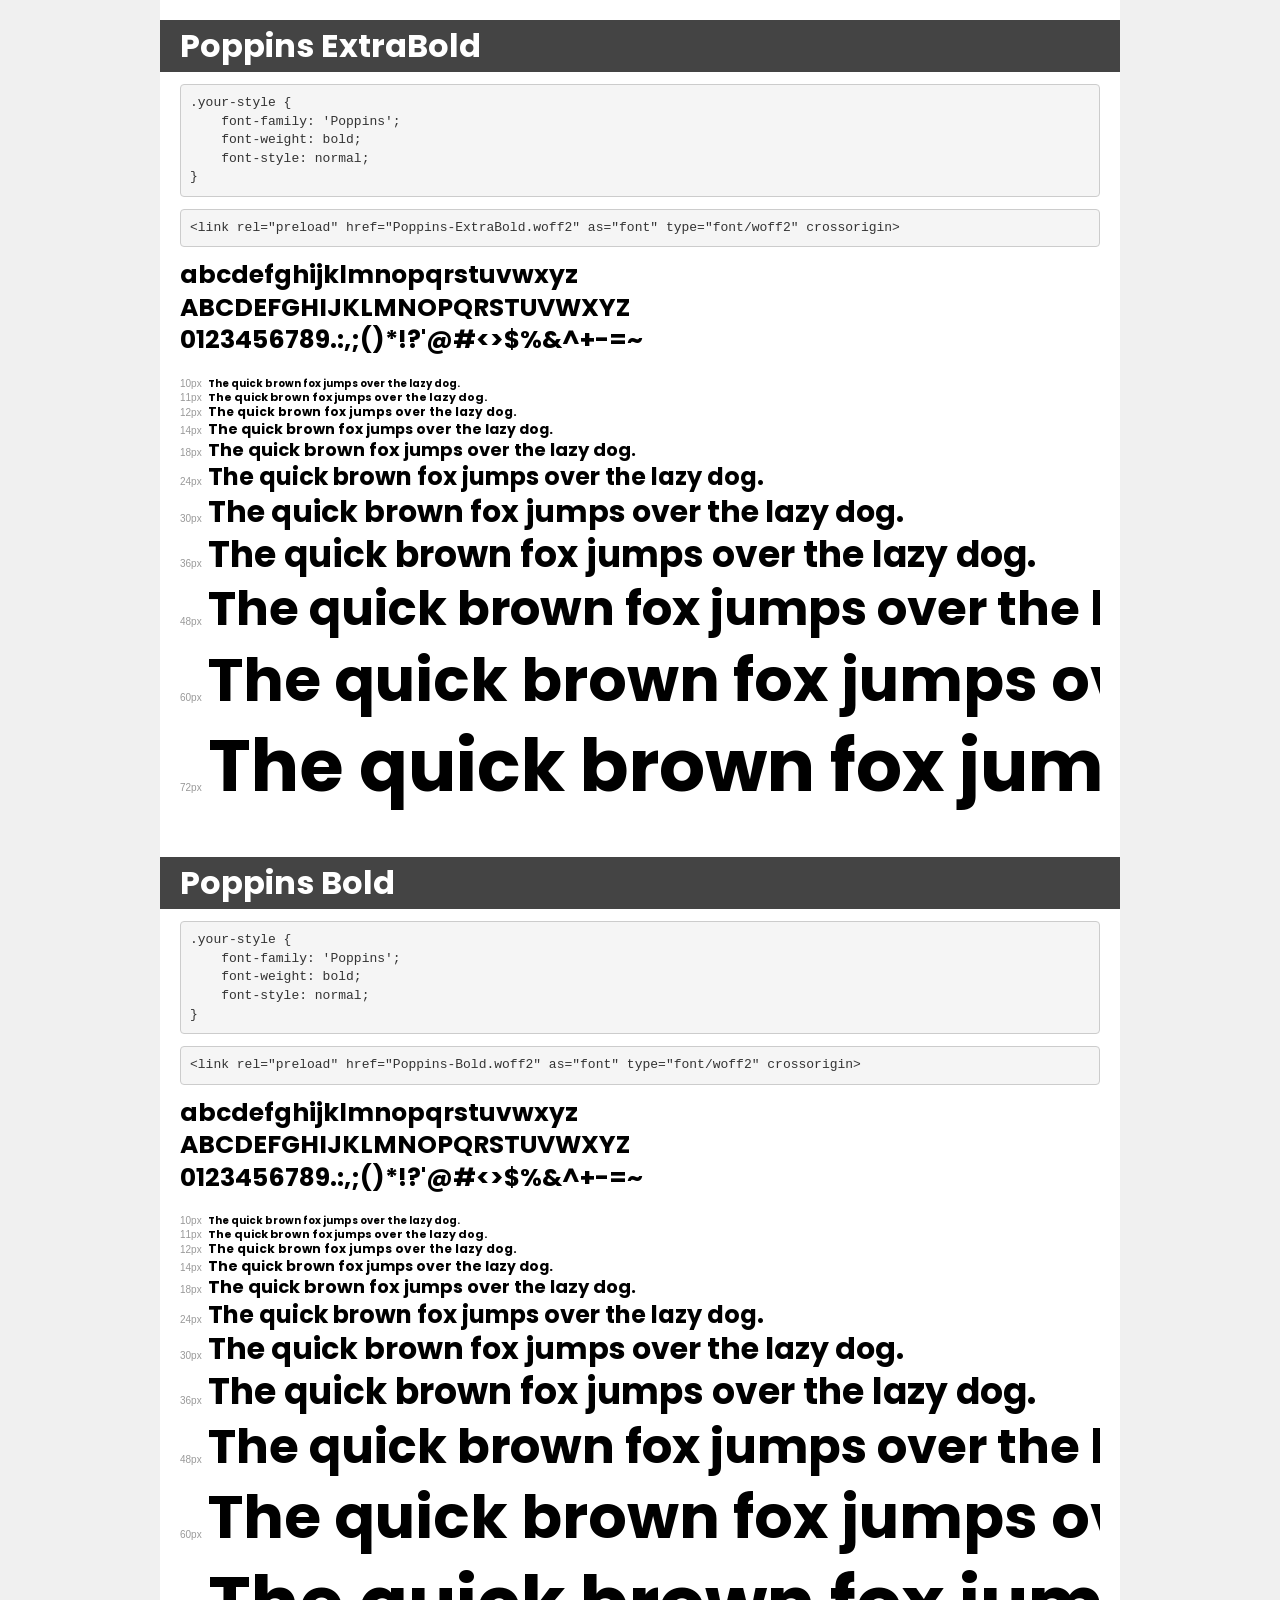
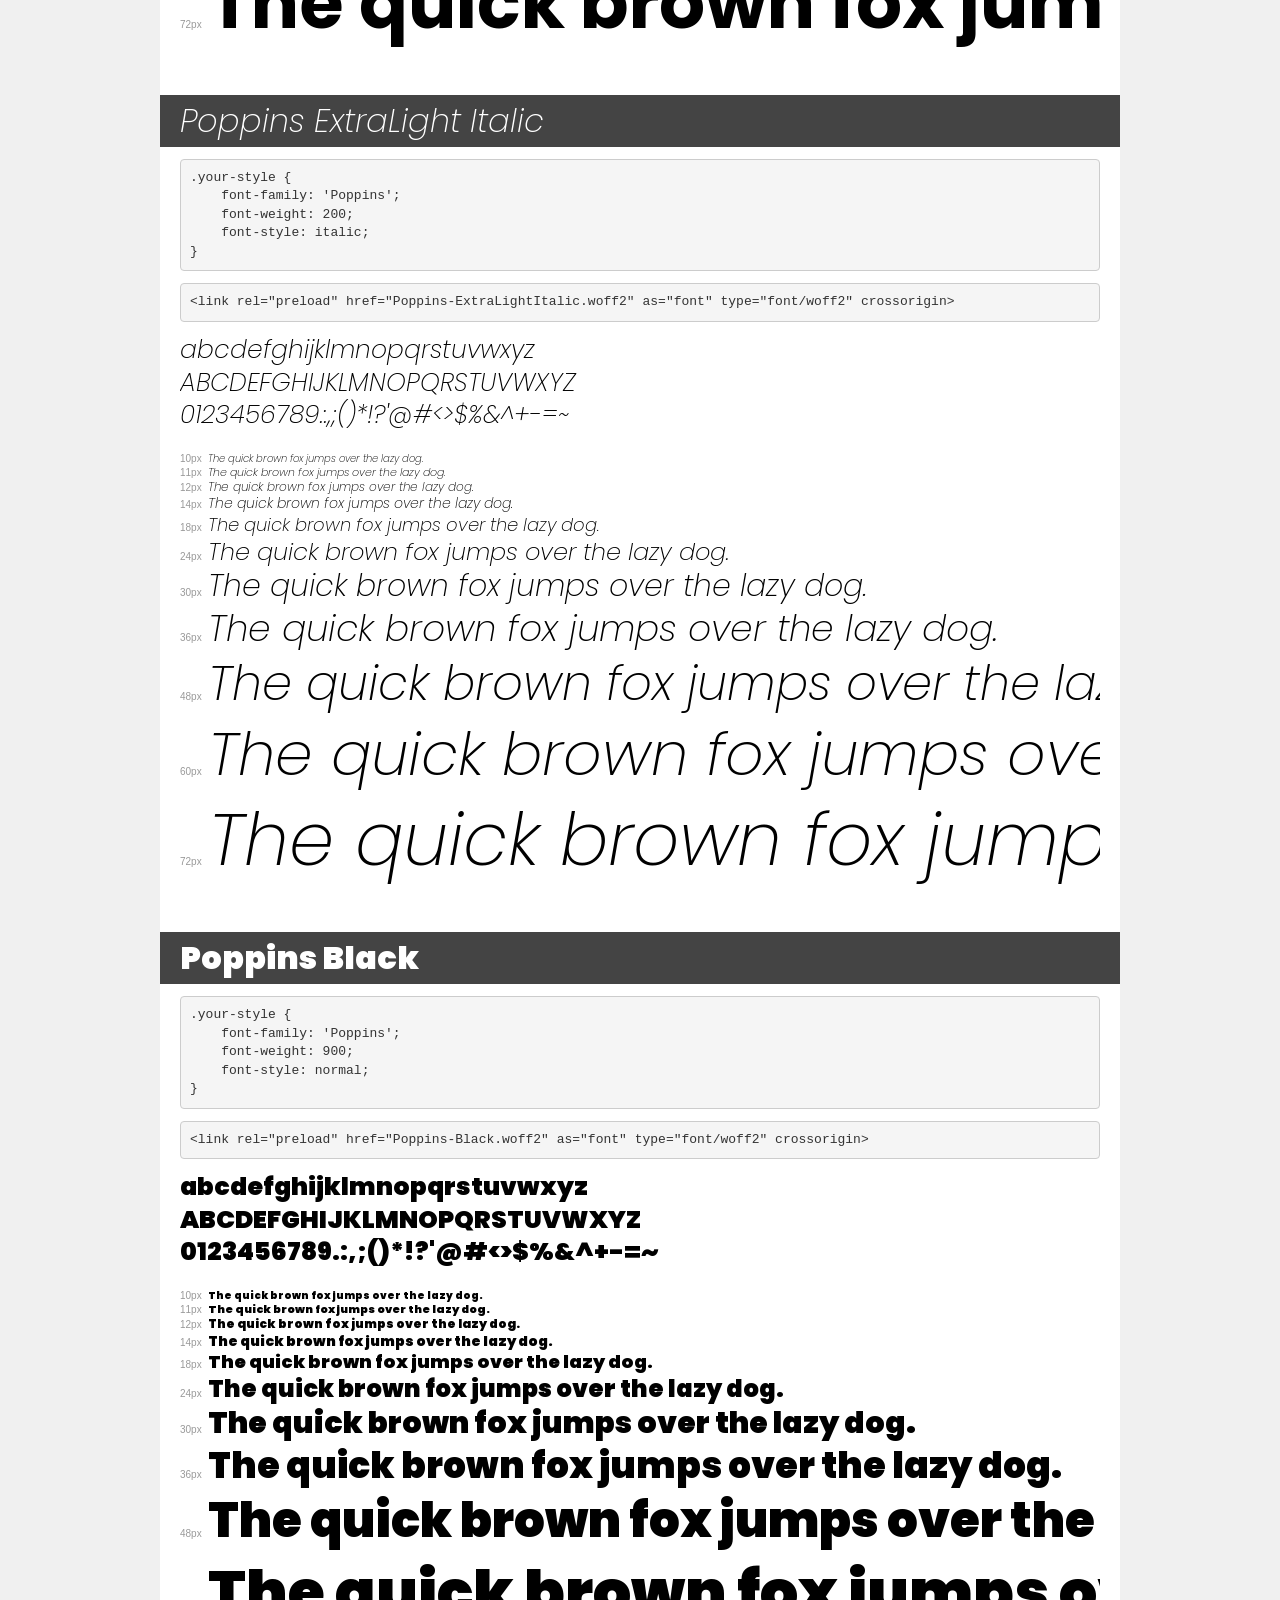
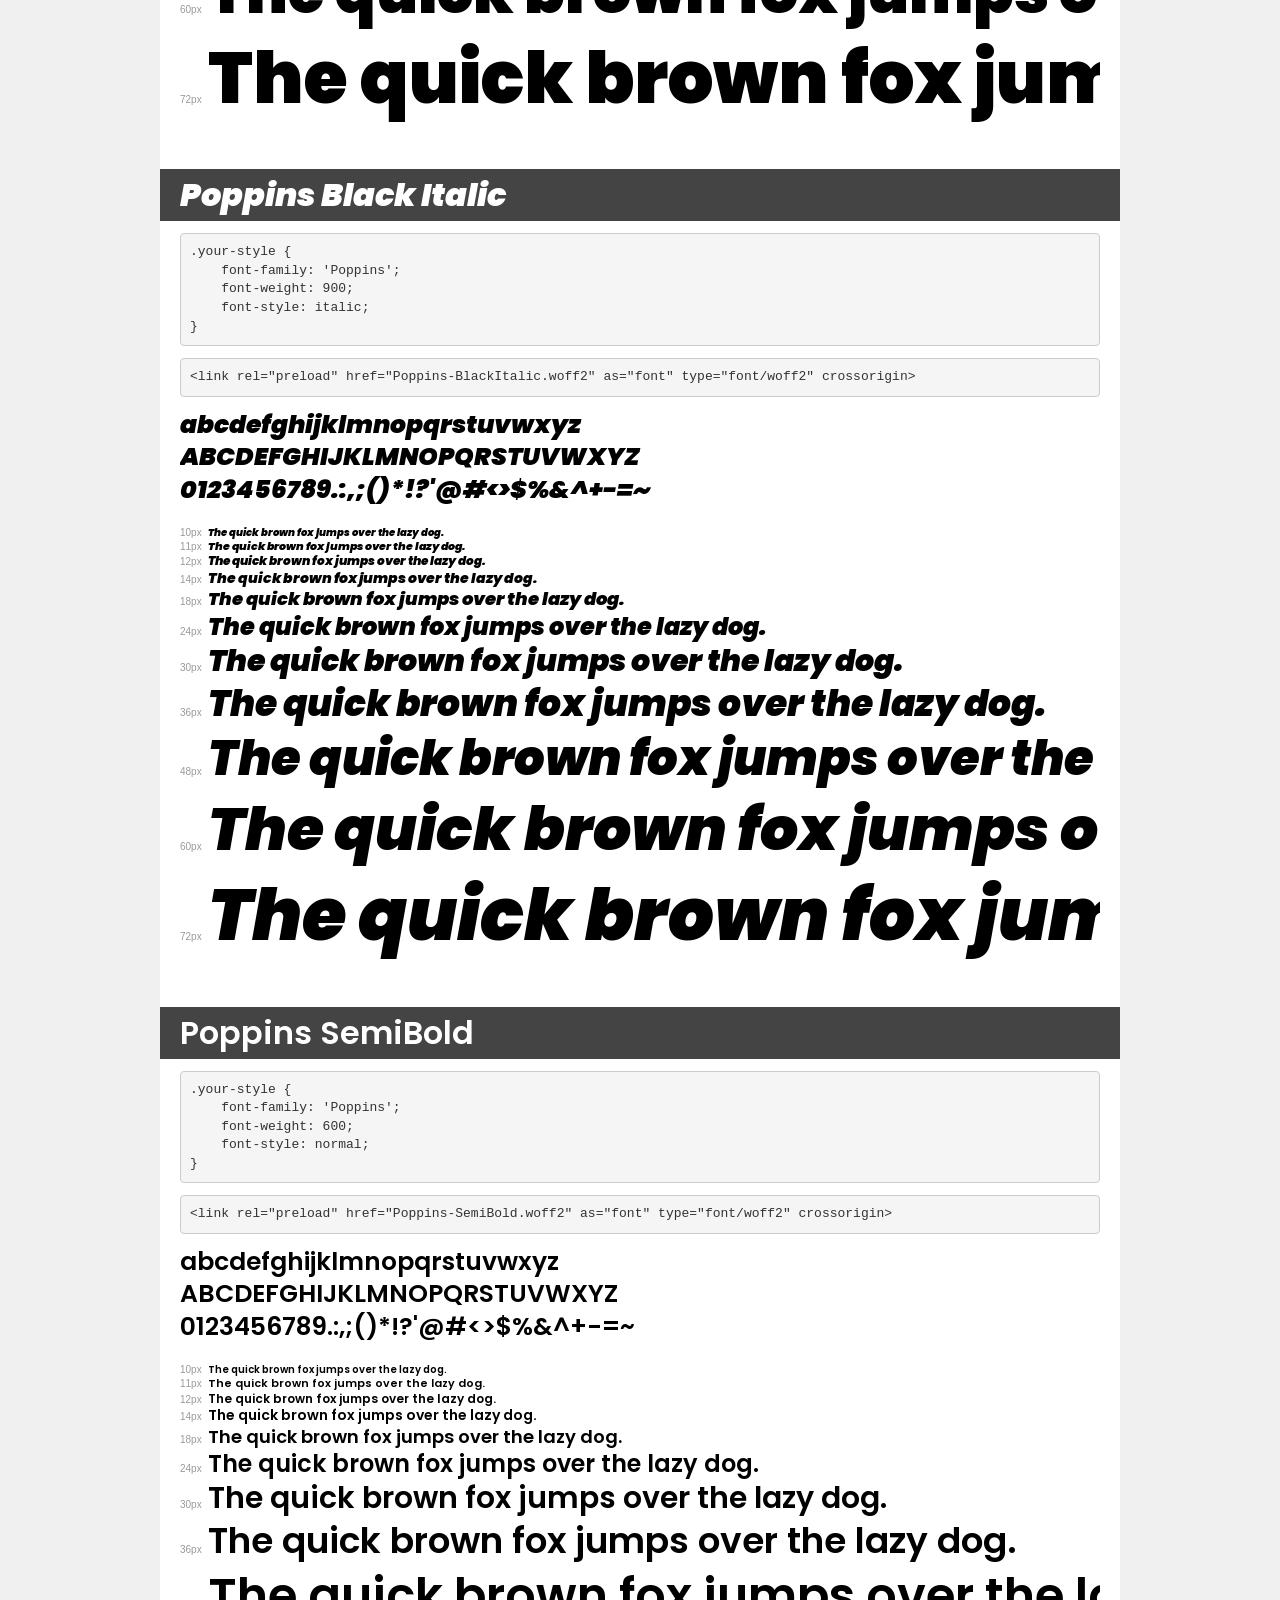
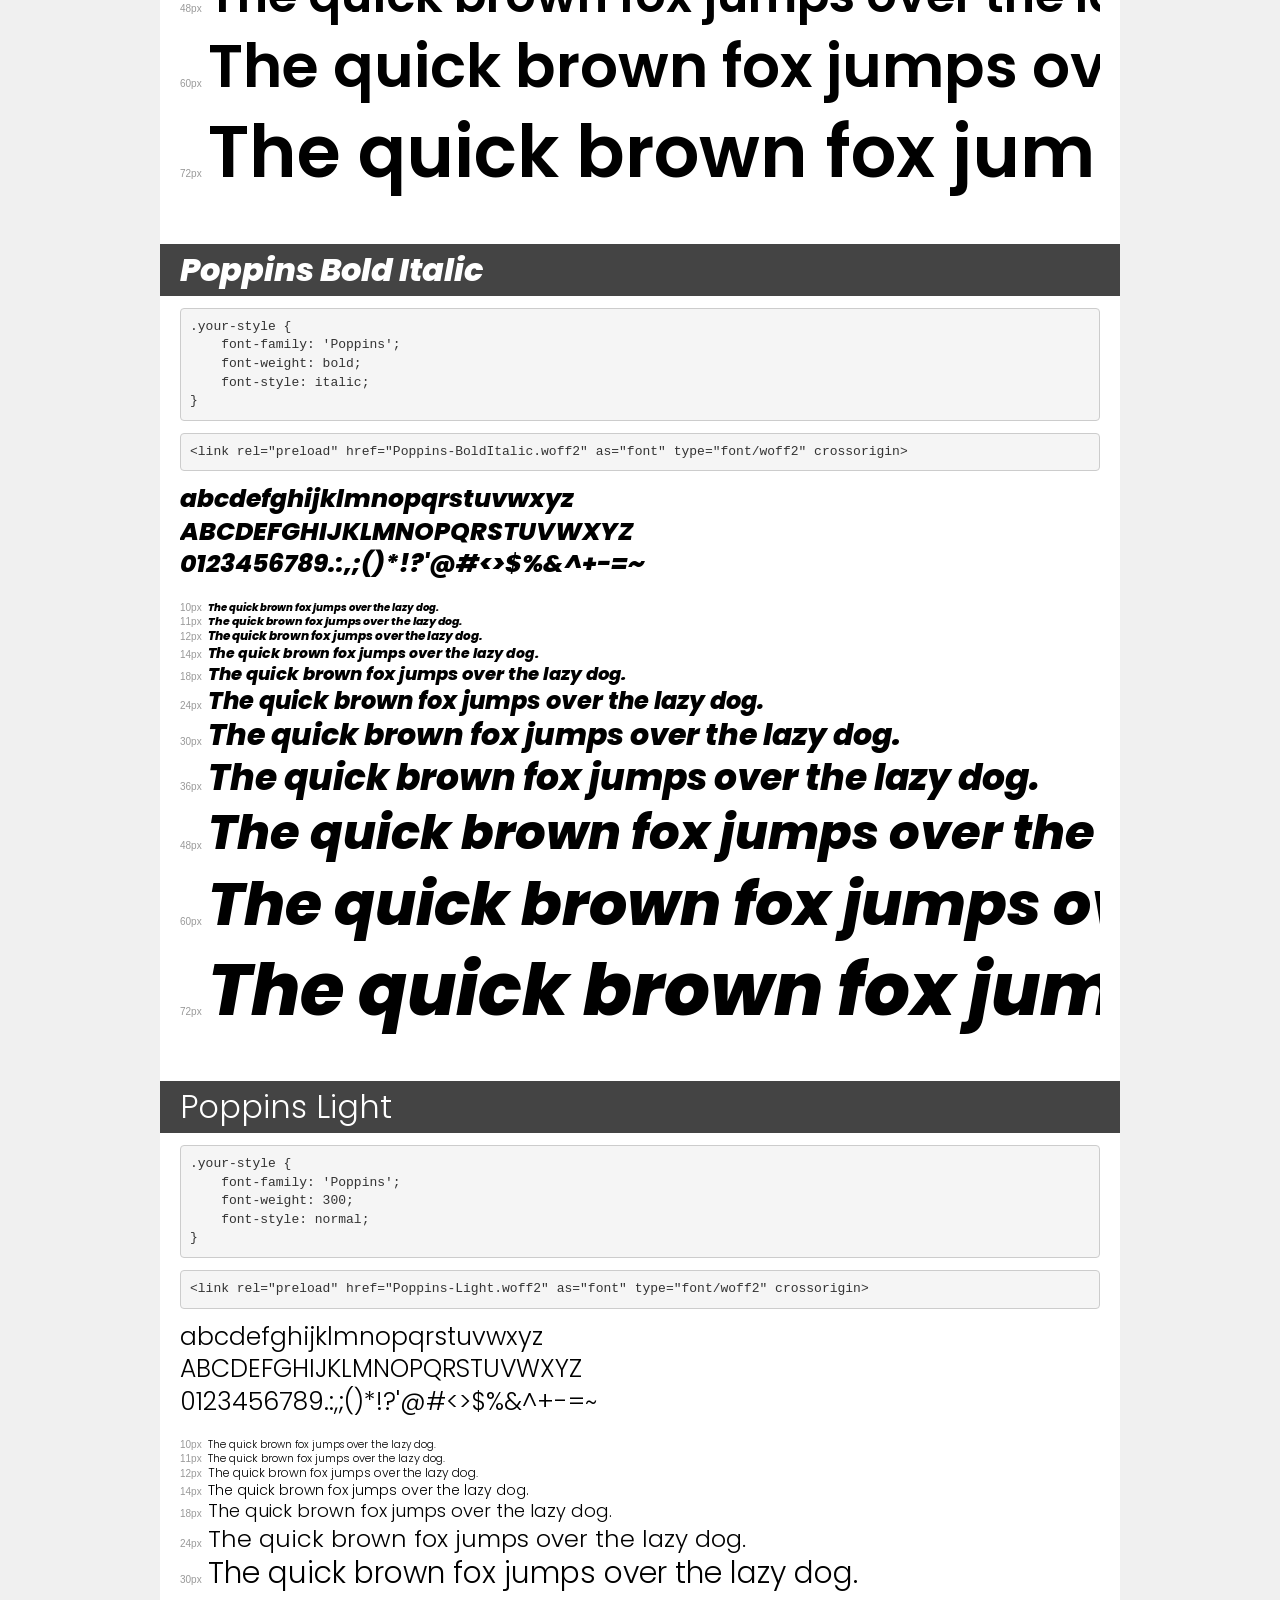
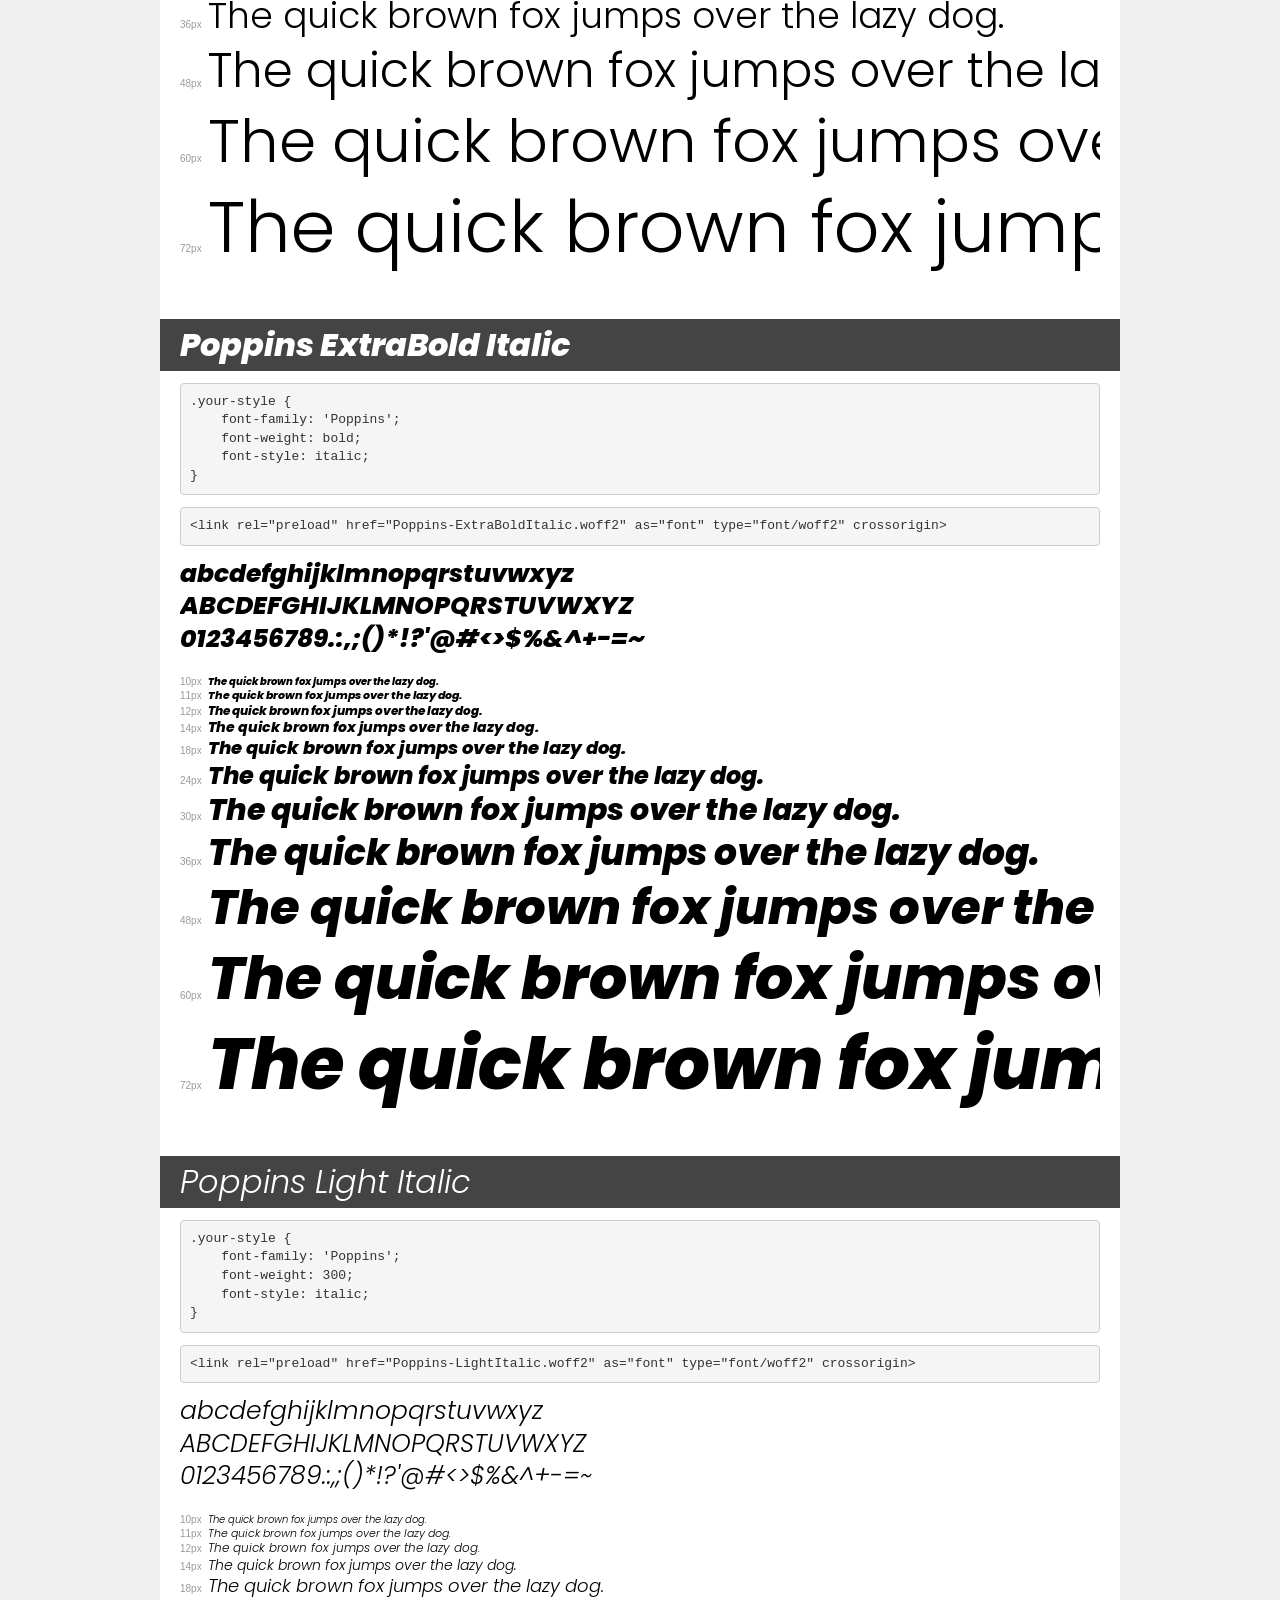
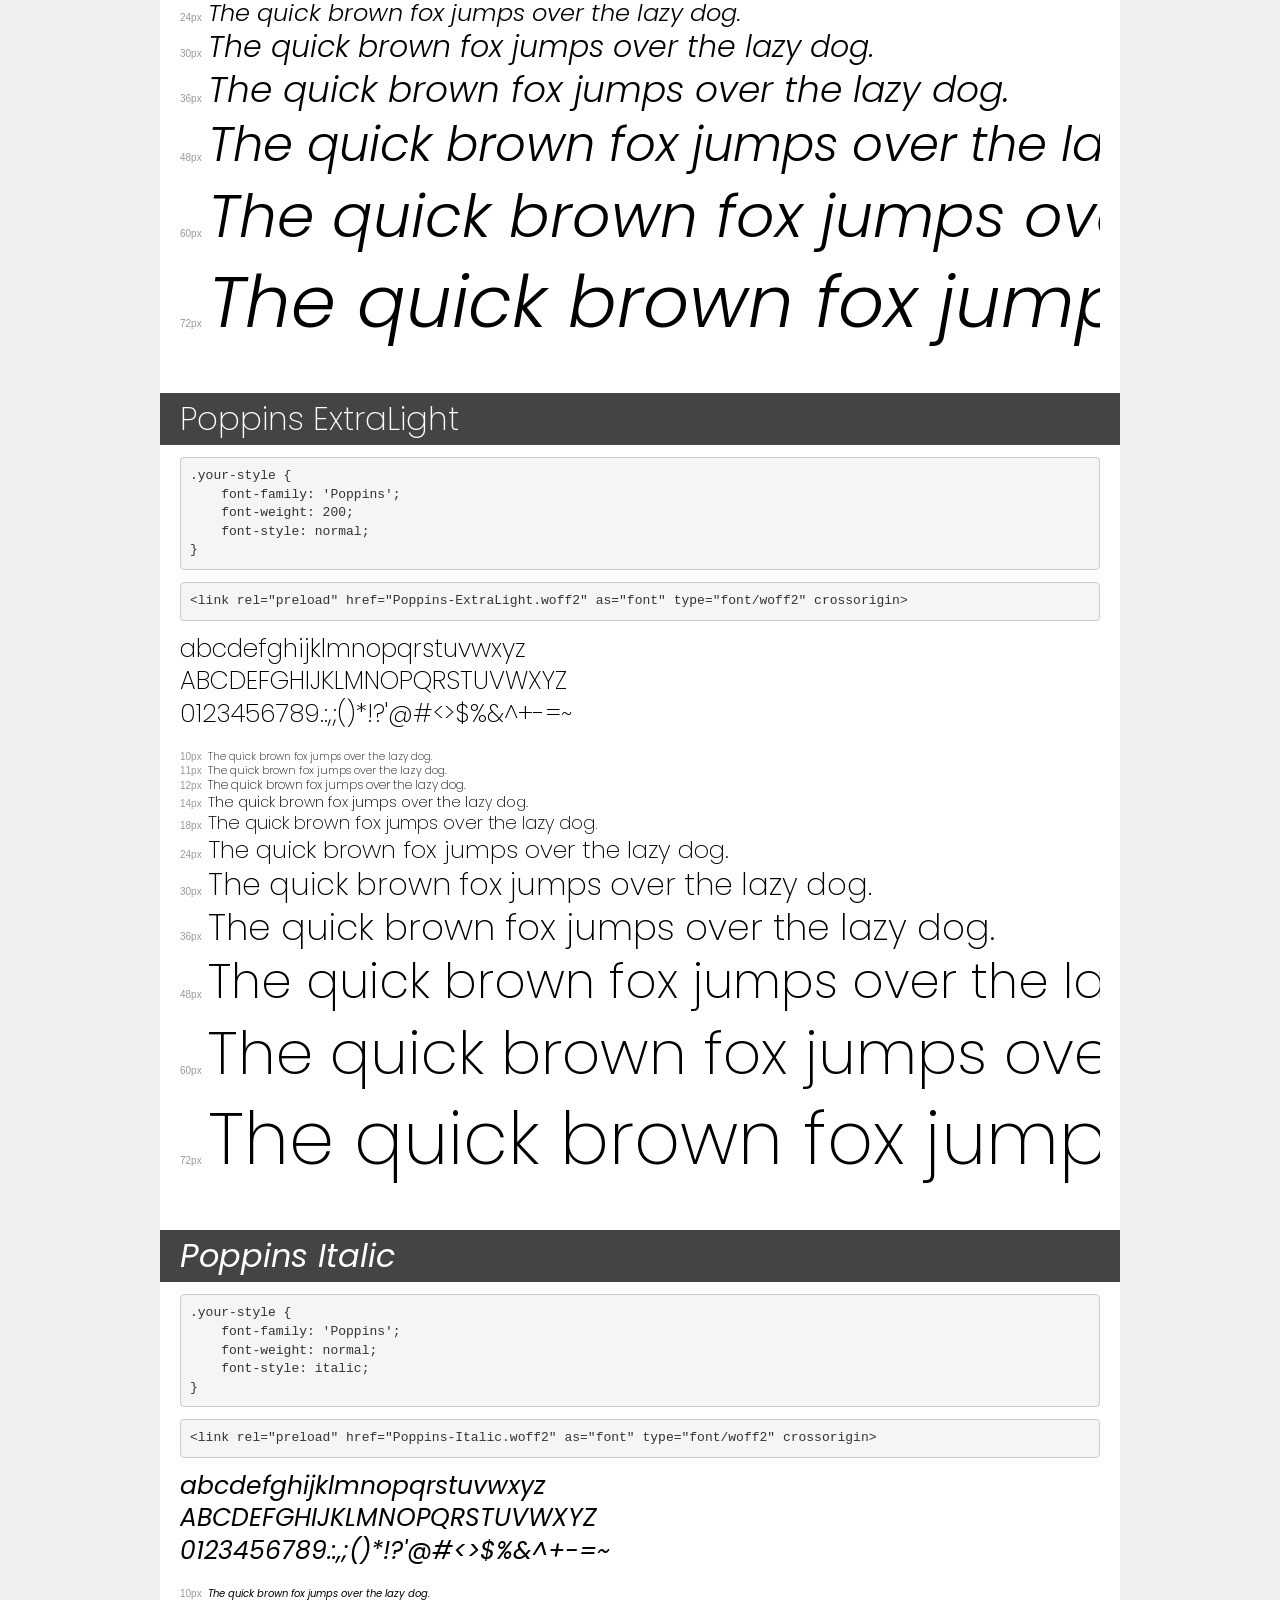
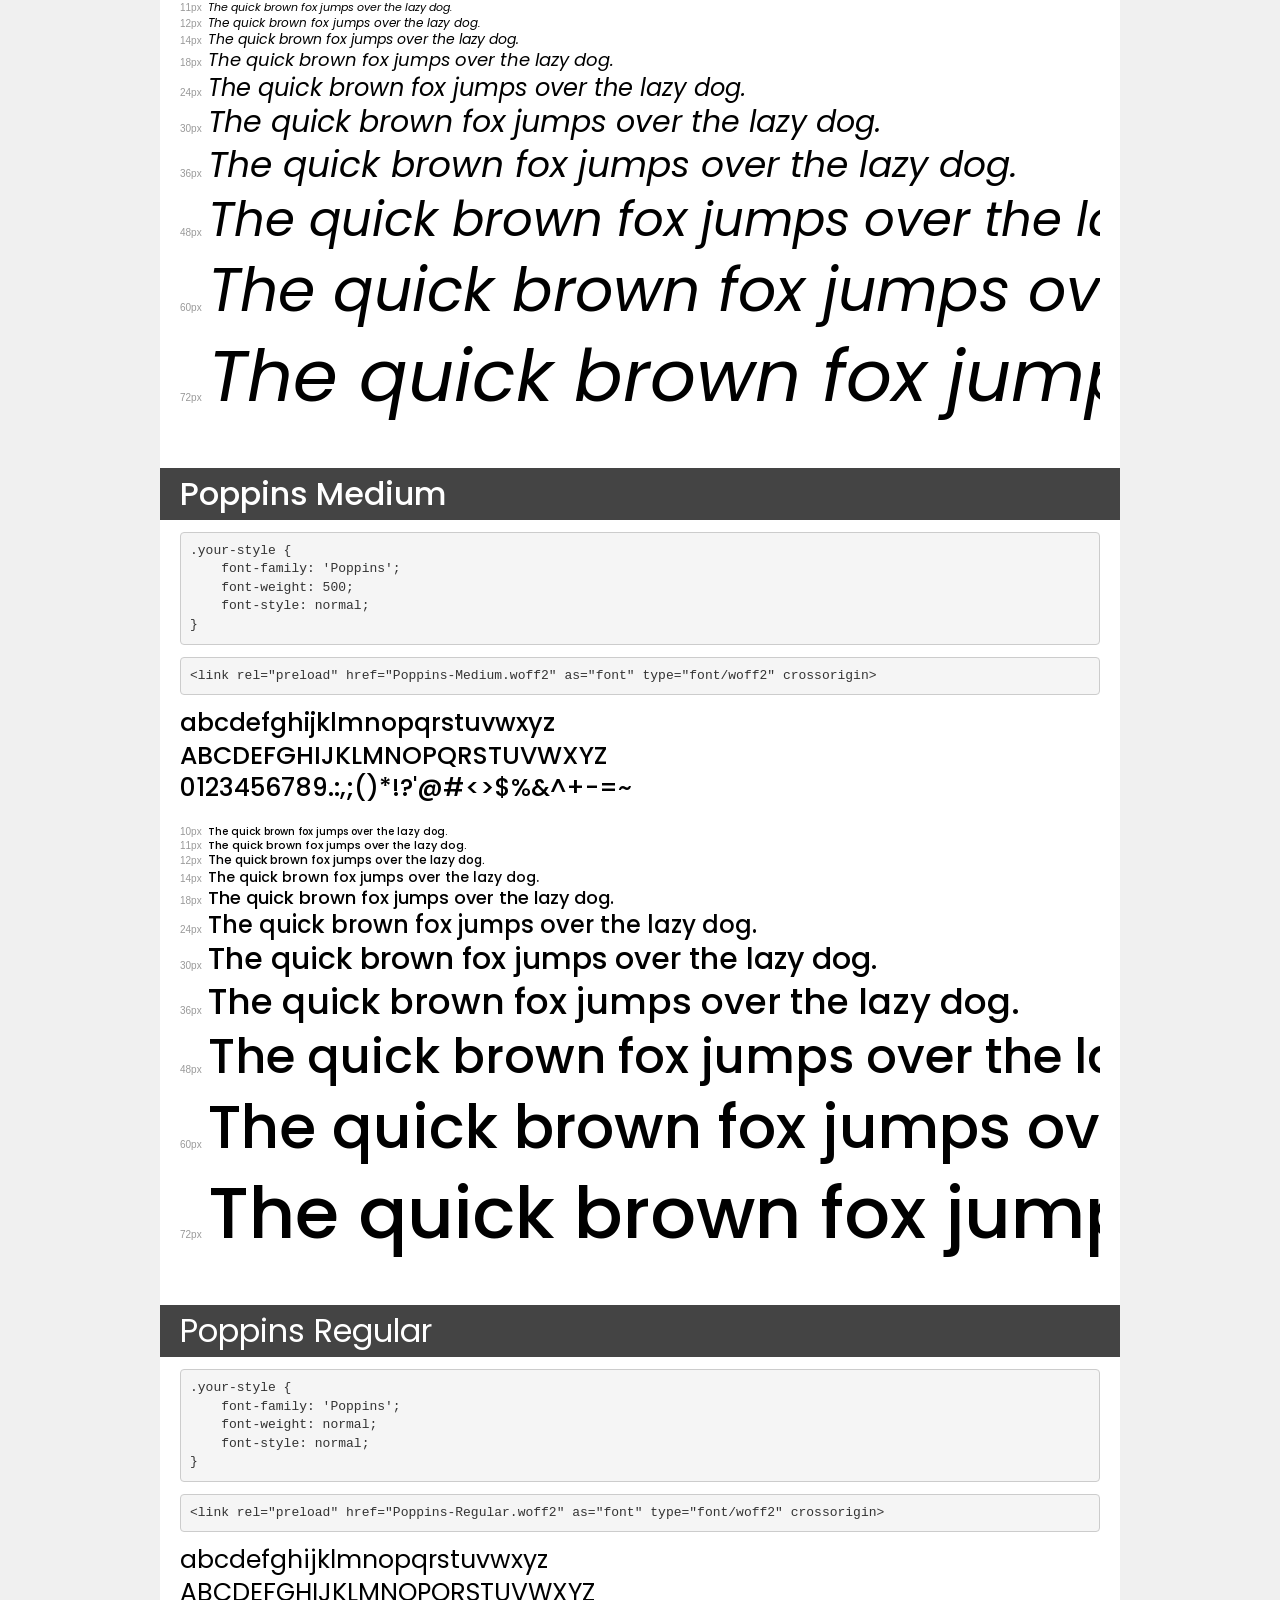
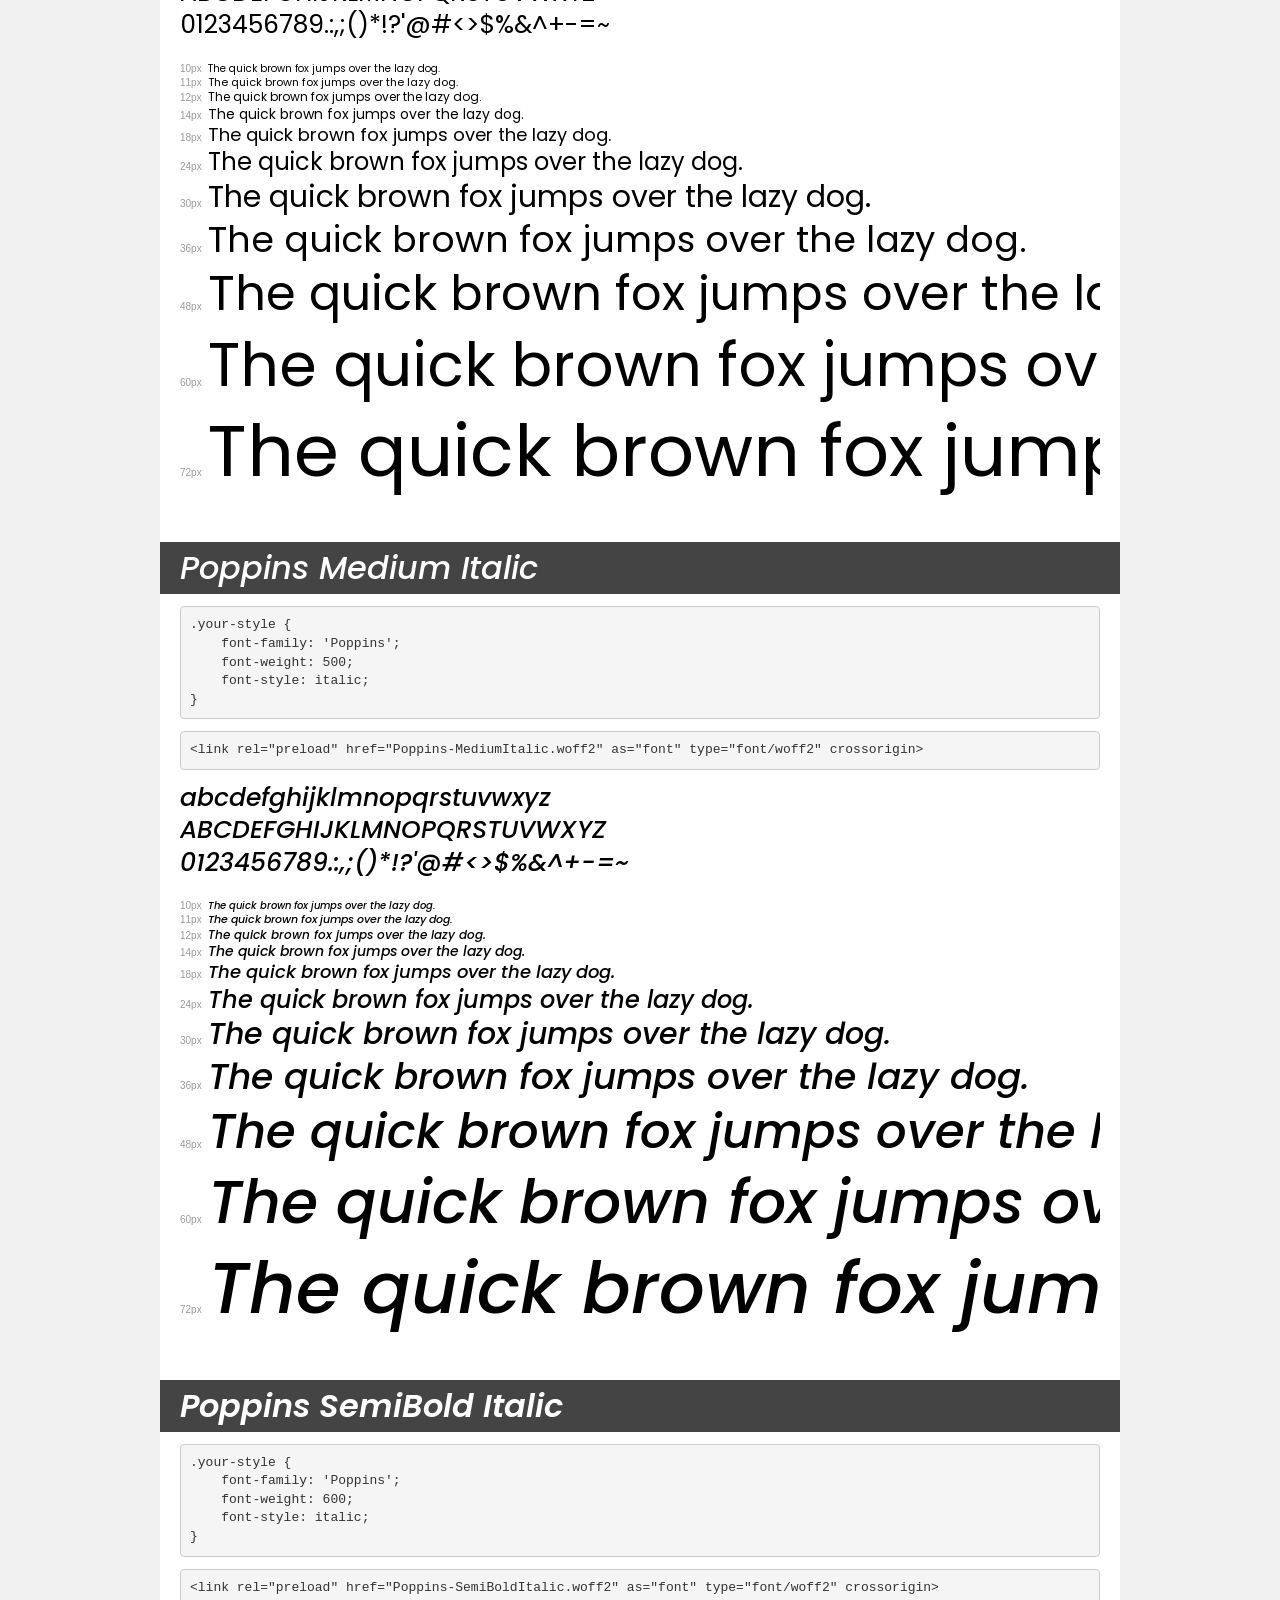
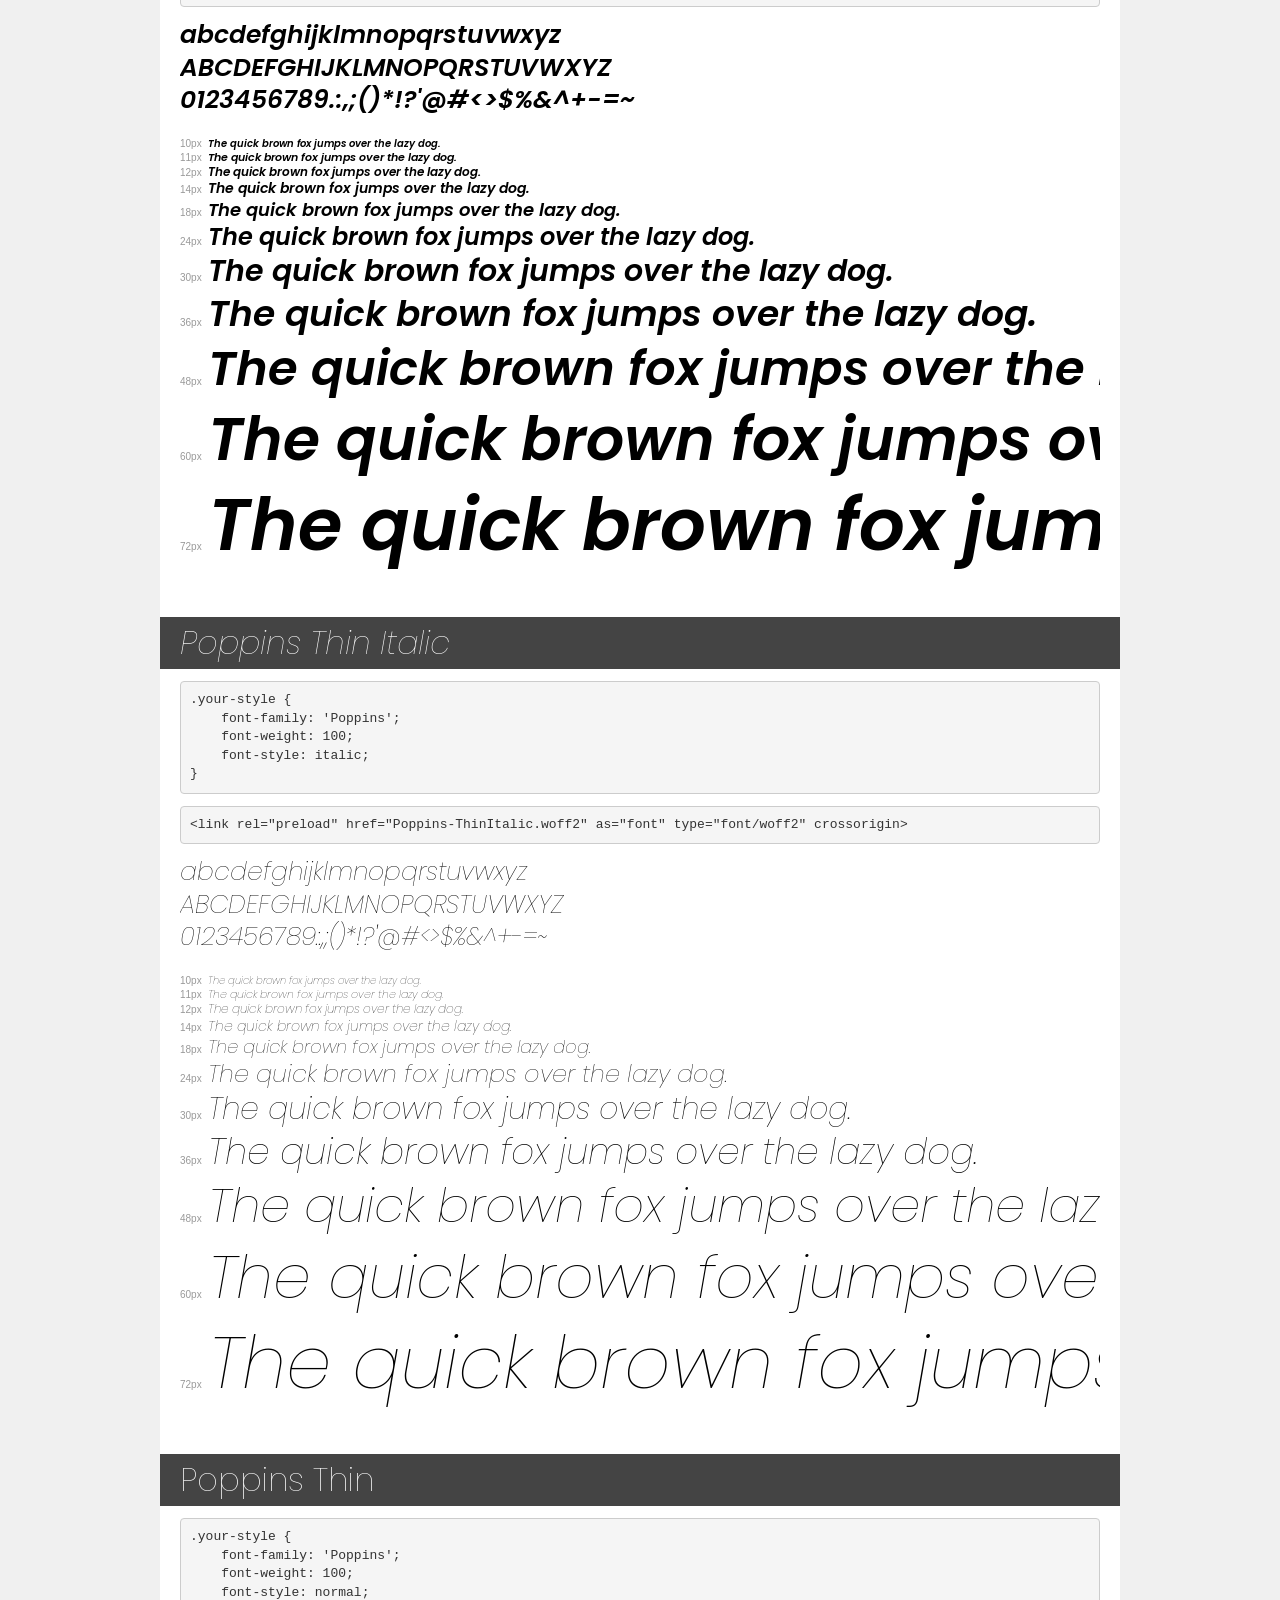
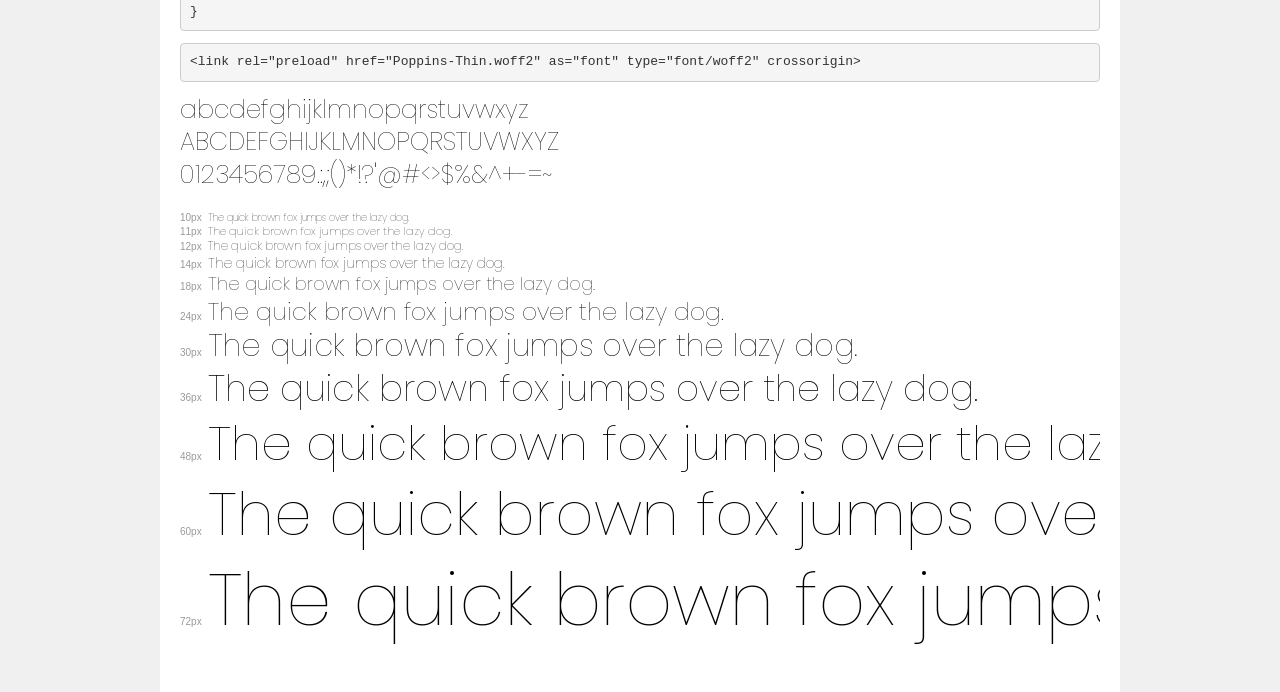
<file: public/css/vendor/poppins/demo.html>
<!DOCTYPE html>
<html lang="en">
<head>
    <meta charset="utf-8">
    <meta http-equiv="X-UA-Compatible" content="IE=edge">
    <meta name="viewport" content="width=device-width, initial-scale=1">
    <meta name="robots" content="noindex, noarchive">
    <meta name="format-detection" content="telephone=no">
    <title>Transfonter demo</title>
    <link href="stylesheet.css" rel="stylesheet">
    <style>
        /*
        http://meyerweb.com/eric/tools/css/reset/
        v2.0 | 20110126
        License: none (public domain)
        */
        html, body, div, span, applet, object, iframe,
        h1, h2, h3, h4, h5, h6, p, blockquote, pre,
        a, abbr, acronym, address, big, cite, code,
        del, dfn, em, img, ins, kbd, q, s, samp,
        small, strike, strong, sub, sup, tt, var,
        b, u, i, center,
        dl, dt, dd, ol, ul, li,
        fieldset, form, label, legend,
        table, caption, tbody, tfoot, thead, tr, th, td,
        article, aside, canvas, details, embed,
        figure, figcaption, footer, header, hgroup,
        menu, nav, output, ruby, section, summary,
        time, mark, audio, video {
            margin: 0;
            padding: 0;
            border: 0;
            font-size: 100%;
            font: inherit;
            vertical-align: baseline;
        }
        /* HTML5 display-role reset for older browsers */
        article, aside, details, figcaption, figure,
        footer, header, hgroup, menu, nav, section {
            display: block;
        }
        body {
            line-height: 1;
        }
        ol, ul {
            list-style: none;
        }
        blockquote, q {
            quotes: none;
        }
        blockquote:before, blockquote:after,
        q:before, q:after {
            content: '';
            content: none;
        }
        table {
            border-collapse: collapse;
            border-spacing: 0;
        }
        /* demo styles */
        body {
            background: #f0f0f0;
            color: #000;
        }
        .page {
            background: #fff;
            width: 920px;
            margin: 0 auto;
            padding: 20px 20px 0 20px;
            overflow: hidden;
        }
        .font-container {
            overflow-x: auto;
            overflow-y: hidden;
            margin-bottom: 40px;
            line-height: 1.3;
            white-space: nowrap;
            padding-bottom: 5px;
        }
        h1 {
            position: relative;
            background: #444;
            font-size: 32px;
            color: #fff;
            padding: 10px 20px;
            margin: 0 -20px 12px -20px;
        }
        .letters {
            font-size: 25px;
            margin-bottom: 20px;
        }
        .s10:before {
            content: '10px';
        }
        .s11:before {
            content: '11px';
        }
        .s12:before {
            content: '12px';
        }
        .s14:before {
            content: '14px';
        }
        .s18:before {
            content: '18px';
        }
        .s24:before {
            content: '24px';
        }
        .s30:before {
            content: '30px';
        }
        .s36:before {
            content: '36px';
        }
        .s48:before {
            content: '48px';
        }
        .s60:before {
            content: '60px';
        }
        .s72:before {
            content: '72px';
        }
        .s10:before, .s11:before, .s12:before, .s14:before,
        .s18:before, .s24:before, .s30:before, .s36:before,
        .s48:before, .s60:before, .s72:before {
            font-family: Arial, sans-serif;
            font-size: 10px;
            font-weight: normal;
            font-style: normal;
            color: #999;
            padding-right: 6px;
        }
        pre {
            display: block;
            padding: 9px;
            margin: 0 0 12px;
            font-family: Monaco, Menlo, Consolas, "Courier New", monospace;
            font-size: 13px;
            line-height: 1.428571429;
            color: #333;
            font-weight: normal;
            font-style: normal;
            background-color: #f5f5f5;
            border: 1px solid #ccc;
            overflow-x: auto;
            border-radius: 4px;
        }
        /* responsive */
        @media (max-width: 959px) {
            .page {
                width: auto;
                margin: 0;
            }
        }
    </style>
</head>
<body>
<div class="page">
    <div class="demo">
        <h1 style="font-family: 'Poppins'; font-weight: bold; font-style: normal;">Poppins ExtraBold</h1>
        <pre title="Usage">.your-style {
    font-family: 'Poppins';
    font-weight: bold;
    font-style: normal;
}</pre>
        <pre title="Preload (optional)">
&lt;link rel=&quot;preload&quot; href=&quot;Poppins-ExtraBold.woff2&quot; as=&quot;font&quot; type=&quot;font/woff2&quot; crossorigin&gt;</pre>
        <div class="font-container" style="font-family: 'Poppins'; font-weight: bold; font-style: normal;">
            <p class="letters">
                abcdefghijklmnopqrstuvwxyz<br>
ABCDEFGHIJKLMNOPQRSTUVWXYZ<br>
                0123456789.:,;()*!?'@#&lt;&gt;$%&^+-=~
            </p>
            <p class="s10" style="font-size: 10px;">The quick brown fox jumps over the lazy dog.</p>
            <p class="s11" style="font-size: 11px;">The quick brown fox jumps over the lazy dog.</p>
            <p class="s12" style="font-size: 12px;">The quick brown fox jumps over the lazy dog.</p>
            <p class="s14" style="font-size: 14px;">The quick brown fox jumps over the lazy dog.</p>
            <p class="s18" style="font-size: 18px;">The quick brown fox jumps over the lazy dog.</p>
            <p class="s24" style="font-size: 24px;">The quick brown fox jumps over the lazy dog.</p>
            <p class="s30" style="font-size: 30px;">The quick brown fox jumps over the lazy dog.</p>
            <p class="s36" style="font-size: 36px;">The quick brown fox jumps over the lazy dog.</p>
            <p class="s48" style="font-size: 48px;">The quick brown fox jumps over the lazy dog.</p>
            <p class="s60" style="font-size: 60px;">The quick brown fox jumps over the lazy dog.</p>
            <p class="s72" style="font-size: 72px;">The quick brown fox jumps over the lazy dog.</p>
        </div>
    </div>

    <div class="demo">
        <h1 style="font-family: 'Poppins'; font-weight: bold; font-style: normal;">Poppins Bold</h1>
        <pre title="Usage">.your-style {
    font-family: 'Poppins';
    font-weight: bold;
    font-style: normal;
}</pre>
        <pre title="Preload (optional)">
&lt;link rel=&quot;preload&quot; href=&quot;Poppins-Bold.woff2&quot; as=&quot;font&quot; type=&quot;font/woff2&quot; crossorigin&gt;</pre>
        <div class="font-container" style="font-family: 'Poppins'; font-weight: bold; font-style: normal;">
            <p class="letters">
                abcdefghijklmnopqrstuvwxyz<br>
ABCDEFGHIJKLMNOPQRSTUVWXYZ<br>
                0123456789.:,;()*!?'@#&lt;&gt;$%&^+-=~
            </p>
            <p class="s10" style="font-size: 10px;">The quick brown fox jumps over the lazy dog.</p>
            <p class="s11" style="font-size: 11px;">The quick brown fox jumps over the lazy dog.</p>
            <p class="s12" style="font-size: 12px;">The quick brown fox jumps over the lazy dog.</p>
            <p class="s14" style="font-size: 14px;">The quick brown fox jumps over the lazy dog.</p>
            <p class="s18" style="font-size: 18px;">The quick brown fox jumps over the lazy dog.</p>
            <p class="s24" style="font-size: 24px;">The quick brown fox jumps over the lazy dog.</p>
            <p class="s30" style="font-size: 30px;">The quick brown fox jumps over the lazy dog.</p>
            <p class="s36" style="font-size: 36px;">The quick brown fox jumps over the lazy dog.</p>
            <p class="s48" style="font-size: 48px;">The quick brown fox jumps over the lazy dog.</p>
            <p class="s60" style="font-size: 60px;">The quick brown fox jumps over the lazy dog.</p>
            <p class="s72" style="font-size: 72px;">The quick brown fox jumps over the lazy dog.</p>
        </div>
    </div>

    <div class="demo">
        <h1 style="font-family: 'Poppins'; font-weight: 200; font-style: italic;">Poppins ExtraLight Italic</h1>
        <pre title="Usage">.your-style {
    font-family: 'Poppins';
    font-weight: 200;
    font-style: italic;
}</pre>
        <pre title="Preload (optional)">
&lt;link rel=&quot;preload&quot; href=&quot;Poppins-ExtraLightItalic.woff2&quot; as=&quot;font&quot; type=&quot;font/woff2&quot; crossorigin&gt;</pre>
        <div class="font-container" style="font-family: 'Poppins'; font-weight: 200; font-style: italic;">
            <p class="letters">
                abcdefghijklmnopqrstuvwxyz<br>
ABCDEFGHIJKLMNOPQRSTUVWXYZ<br>
                0123456789.:,;()*!?'@#&lt;&gt;$%&^+-=~
            </p>
            <p class="s10" style="font-size: 10px;">The quick brown fox jumps over the lazy dog.</p>
            <p class="s11" style="font-size: 11px;">The quick brown fox jumps over the lazy dog.</p>
            <p class="s12" style="font-size: 12px;">The quick brown fox jumps over the lazy dog.</p>
            <p class="s14" style="font-size: 14px;">The quick brown fox jumps over the lazy dog.</p>
            <p class="s18" style="font-size: 18px;">The quick brown fox jumps over the lazy dog.</p>
            <p class="s24" style="font-size: 24px;">The quick brown fox jumps over the lazy dog.</p>
            <p class="s30" style="font-size: 30px;">The quick brown fox jumps over the lazy dog.</p>
            <p class="s36" style="font-size: 36px;">The quick brown fox jumps over the lazy dog.</p>
            <p class="s48" style="font-size: 48px;">The quick brown fox jumps over the lazy dog.</p>
            <p class="s60" style="font-size: 60px;">The quick brown fox jumps over the lazy dog.</p>
            <p class="s72" style="font-size: 72px;">The quick brown fox jumps over the lazy dog.</p>
        </div>
    </div>

    <div class="demo">
        <h1 style="font-family: 'Poppins'; font-weight: 900; font-style: normal;">Poppins Black</h1>
        <pre title="Usage">.your-style {
    font-family: 'Poppins';
    font-weight: 900;
    font-style: normal;
}</pre>
        <pre title="Preload (optional)">
&lt;link rel=&quot;preload&quot; href=&quot;Poppins-Black.woff2&quot; as=&quot;font&quot; type=&quot;font/woff2&quot; crossorigin&gt;</pre>
        <div class="font-container" style="font-family: 'Poppins'; font-weight: 900; font-style: normal;">
            <p class="letters">
                abcdefghijklmnopqrstuvwxyz<br>
ABCDEFGHIJKLMNOPQRSTUVWXYZ<br>
                0123456789.:,;()*!?'@#&lt;&gt;$%&^+-=~
            </p>
            <p class="s10" style="font-size: 10px;">The quick brown fox jumps over the lazy dog.</p>
            <p class="s11" style="font-size: 11px;">The quick brown fox jumps over the lazy dog.</p>
            <p class="s12" style="font-size: 12px;">The quick brown fox jumps over the lazy dog.</p>
            <p class="s14" style="font-size: 14px;">The quick brown fox jumps over the lazy dog.</p>
            <p class="s18" style="font-size: 18px;">The quick brown fox jumps over the lazy dog.</p>
            <p class="s24" style="font-size: 24px;">The quick brown fox jumps over the lazy dog.</p>
            <p class="s30" style="font-size: 30px;">The quick brown fox jumps over the lazy dog.</p>
            <p class="s36" style="font-size: 36px;">The quick brown fox jumps over the lazy dog.</p>
            <p class="s48" style="font-size: 48px;">The quick brown fox jumps over the lazy dog.</p>
            <p class="s60" style="font-size: 60px;">The quick brown fox jumps over the lazy dog.</p>
            <p class="s72" style="font-size: 72px;">The quick brown fox jumps over the lazy dog.</p>
        </div>
    </div>

    <div class="demo">
        <h1 style="font-family: 'Poppins'; font-weight: 900; font-style: italic;">Poppins Black Italic</h1>
        <pre title="Usage">.your-style {
    font-family: 'Poppins';
    font-weight: 900;
    font-style: italic;
}</pre>
        <pre title="Preload (optional)">
&lt;link rel=&quot;preload&quot; href=&quot;Poppins-BlackItalic.woff2&quot; as=&quot;font&quot; type=&quot;font/woff2&quot; crossorigin&gt;</pre>
        <div class="font-container" style="font-family: 'Poppins'; font-weight: 900; font-style: italic;">
            <p class="letters">
                abcdefghijklmnopqrstuvwxyz<br>
ABCDEFGHIJKLMNOPQRSTUVWXYZ<br>
                0123456789.:,;()*!?'@#&lt;&gt;$%&^+-=~
            </p>
            <p class="s10" style="font-size: 10px;">The quick brown fox jumps over the lazy dog.</p>
            <p class="s11" style="font-size: 11px;">The quick brown fox jumps over the lazy dog.</p>
            <p class="s12" style="font-size: 12px;">The quick brown fox jumps over the lazy dog.</p>
            <p class="s14" style="font-size: 14px;">The quick brown fox jumps over the lazy dog.</p>
            <p class="s18" style="font-size: 18px;">The quick brown fox jumps over the lazy dog.</p>
            <p class="s24" style="font-size: 24px;">The quick brown fox jumps over the lazy dog.</p>
            <p class="s30" style="font-size: 30px;">The quick brown fox jumps over the lazy dog.</p>
            <p class="s36" style="font-size: 36px;">The quick brown fox jumps over the lazy dog.</p>
            <p class="s48" style="font-size: 48px;">The quick brown fox jumps over the lazy dog.</p>
            <p class="s60" style="font-size: 60px;">The quick brown fox jumps over the lazy dog.</p>
            <p class="s72" style="font-size: 72px;">The quick brown fox jumps over the lazy dog.</p>
        </div>
    </div>

    <div class="demo">
        <h1 style="font-family: 'Poppins'; font-weight: 600; font-style: normal;">Poppins SemiBold</h1>
        <pre title="Usage">.your-style {
    font-family: 'Poppins';
    font-weight: 600;
    font-style: normal;
}</pre>
        <pre title="Preload (optional)">
&lt;link rel=&quot;preload&quot; href=&quot;Poppins-SemiBold.woff2&quot; as=&quot;font&quot; type=&quot;font/woff2&quot; crossorigin&gt;</pre>
        <div class="font-container" style="font-family: 'Poppins'; font-weight: 600; font-style: normal;">
            <p class="letters">
                abcdefghijklmnopqrstuvwxyz<br>
ABCDEFGHIJKLMNOPQRSTUVWXYZ<br>
                0123456789.:,;()*!?'@#&lt;&gt;$%&^+-=~
            </p>
            <p class="s10" style="font-size: 10px;">The quick brown fox jumps over the lazy dog.</p>
            <p class="s11" style="font-size: 11px;">The quick brown fox jumps over the lazy dog.</p>
            <p class="s12" style="font-size: 12px;">The quick brown fox jumps over the lazy dog.</p>
            <p class="s14" style="font-size: 14px;">The quick brown fox jumps over the lazy dog.</p>
            <p class="s18" style="font-size: 18px;">The quick brown fox jumps over the lazy dog.</p>
            <p class="s24" style="font-size: 24px;">The quick brown fox jumps over the lazy dog.</p>
            <p class="s30" style="font-size: 30px;">The quick brown fox jumps over the lazy dog.</p>
            <p class="s36" style="font-size: 36px;">The quick brown fox jumps over the lazy dog.</p>
            <p class="s48" style="font-size: 48px;">The quick brown fox jumps over the lazy dog.</p>
            <p class="s60" style="font-size: 60px;">The quick brown fox jumps over the lazy dog.</p>
            <p class="s72" style="font-size: 72px;">The quick brown fox jumps over the lazy dog.</p>
        </div>
    </div>

    <div class="demo">
        <h1 style="font-family: 'Poppins'; font-weight: bold; font-style: italic;">Poppins Bold Italic</h1>
        <pre title="Usage">.your-style {
    font-family: 'Poppins';
    font-weight: bold;
    font-style: italic;
}</pre>
        <pre title="Preload (optional)">
&lt;link rel=&quot;preload&quot; href=&quot;Poppins-BoldItalic.woff2&quot; as=&quot;font&quot; type=&quot;font/woff2&quot; crossorigin&gt;</pre>
        <div class="font-container" style="font-family: 'Poppins'; font-weight: bold; font-style: italic;">
            <p class="letters">
                abcdefghijklmnopqrstuvwxyz<br>
ABCDEFGHIJKLMNOPQRSTUVWXYZ<br>
                0123456789.:,;()*!?'@#&lt;&gt;$%&^+-=~
            </p>
            <p class="s10" style="font-size: 10px;">The quick brown fox jumps over the lazy dog.</p>
            <p class="s11" style="font-size: 11px;">The quick brown fox jumps over the lazy dog.</p>
            <p class="s12" style="font-size: 12px;">The quick brown fox jumps over the lazy dog.</p>
            <p class="s14" style="font-size: 14px;">The quick brown fox jumps over the lazy dog.</p>
            <p class="s18" style="font-size: 18px;">The quick brown fox jumps over the lazy dog.</p>
            <p class="s24" style="font-size: 24px;">The quick brown fox jumps over the lazy dog.</p>
            <p class="s30" style="font-size: 30px;">The quick brown fox jumps over the lazy dog.</p>
            <p class="s36" style="font-size: 36px;">The quick brown fox jumps over the lazy dog.</p>
            <p class="s48" style="font-size: 48px;">The quick brown fox jumps over the lazy dog.</p>
            <p class="s60" style="font-size: 60px;">The quick brown fox jumps over the lazy dog.</p>
            <p class="s72" style="font-size: 72px;">The quick brown fox jumps over the lazy dog.</p>
        </div>
    </div>

    <div class="demo">
        <h1 style="font-family: 'Poppins'; font-weight: 300; font-style: normal;">Poppins Light</h1>
        <pre title="Usage">.your-style {
    font-family: 'Poppins';
    font-weight: 300;
    font-style: normal;
}</pre>
        <pre title="Preload (optional)">
&lt;link rel=&quot;preload&quot; href=&quot;Poppins-Light.woff2&quot; as=&quot;font&quot; type=&quot;font/woff2&quot; crossorigin&gt;</pre>
        <div class="font-container" style="font-family: 'Poppins'; font-weight: 300; font-style: normal;">
            <p class="letters">
                abcdefghijklmnopqrstuvwxyz<br>
ABCDEFGHIJKLMNOPQRSTUVWXYZ<br>
                0123456789.:,;()*!?'@#&lt;&gt;$%&^+-=~
            </p>
            <p class="s10" style="font-size: 10px;">The quick brown fox jumps over the lazy dog.</p>
            <p class="s11" style="font-size: 11px;">The quick brown fox jumps over the lazy dog.</p>
            <p class="s12" style="font-size: 12px;">The quick brown fox jumps over the lazy dog.</p>
            <p class="s14" style="font-size: 14px;">The quick brown fox jumps over the lazy dog.</p>
            <p class="s18" style="font-size: 18px;">The quick brown fox jumps over the lazy dog.</p>
            <p class="s24" style="font-size: 24px;">The quick brown fox jumps over the lazy dog.</p>
            <p class="s30" style="font-size: 30px;">The quick brown fox jumps over the lazy dog.</p>
            <p class="s36" style="font-size: 36px;">The quick brown fox jumps over the lazy dog.</p>
            <p class="s48" style="font-size: 48px;">The quick brown fox jumps over the lazy dog.</p>
            <p class="s60" style="font-size: 60px;">The quick brown fox jumps over the lazy dog.</p>
            <p class="s72" style="font-size: 72px;">The quick brown fox jumps over the lazy dog.</p>
        </div>
    </div>

    <div class="demo">
        <h1 style="font-family: 'Poppins'; font-weight: bold; font-style: italic;">Poppins ExtraBold Italic</h1>
        <pre title="Usage">.your-style {
    font-family: 'Poppins';
    font-weight: bold;
    font-style: italic;
}</pre>
        <pre title="Preload (optional)">
&lt;link rel=&quot;preload&quot; href=&quot;Poppins-ExtraBoldItalic.woff2&quot; as=&quot;font&quot; type=&quot;font/woff2&quot; crossorigin&gt;</pre>
        <div class="font-container" style="font-family: 'Poppins'; font-weight: bold; font-style: italic;">
            <p class="letters">
                abcdefghijklmnopqrstuvwxyz<br>
ABCDEFGHIJKLMNOPQRSTUVWXYZ<br>
                0123456789.:,;()*!?'@#&lt;&gt;$%&^+-=~
            </p>
            <p class="s10" style="font-size: 10px;">The quick brown fox jumps over the lazy dog.</p>
            <p class="s11" style="font-size: 11px;">The quick brown fox jumps over the lazy dog.</p>
            <p class="s12" style="font-size: 12px;">The quick brown fox jumps over the lazy dog.</p>
            <p class="s14" style="font-size: 14px;">The quick brown fox jumps over the lazy dog.</p>
            <p class="s18" style="font-size: 18px;">The quick brown fox jumps over the lazy dog.</p>
            <p class="s24" style="font-size: 24px;">The quick brown fox jumps over the lazy dog.</p>
            <p class="s30" style="font-size: 30px;">The quick brown fox jumps over the lazy dog.</p>
            <p class="s36" style="font-size: 36px;">The quick brown fox jumps over the lazy dog.</p>
            <p class="s48" style="font-size: 48px;">The quick brown fox jumps over the lazy dog.</p>
            <p class="s60" style="font-size: 60px;">The quick brown fox jumps over the lazy dog.</p>
            <p class="s72" style="font-size: 72px;">The quick brown fox jumps over the lazy dog.</p>
        </div>
    </div>

    <div class="demo">
        <h1 style="font-family: 'Poppins'; font-weight: 300; font-style: italic;">Poppins Light Italic</h1>
        <pre title="Usage">.your-style {
    font-family: 'Poppins';
    font-weight: 300;
    font-style: italic;
}</pre>
        <pre title="Preload (optional)">
&lt;link rel=&quot;preload&quot; href=&quot;Poppins-LightItalic.woff2&quot; as=&quot;font&quot; type=&quot;font/woff2&quot; crossorigin&gt;</pre>
        <div class="font-container" style="font-family: 'Poppins'; font-weight: 300; font-style: italic;">
            <p class="letters">
                abcdefghijklmnopqrstuvwxyz<br>
ABCDEFGHIJKLMNOPQRSTUVWXYZ<br>
                0123456789.:,;()*!?'@#&lt;&gt;$%&^+-=~
            </p>
            <p class="s10" style="font-size: 10px;">The quick brown fox jumps over the lazy dog.</p>
            <p class="s11" style="font-size: 11px;">The quick brown fox jumps over the lazy dog.</p>
            <p class="s12" style="font-size: 12px;">The quick brown fox jumps over the lazy dog.</p>
            <p class="s14" style="font-size: 14px;">The quick brown fox jumps over the lazy dog.</p>
            <p class="s18" style="font-size: 18px;">The quick brown fox jumps over the lazy dog.</p>
            <p class="s24" style="font-size: 24px;">The quick brown fox jumps over the lazy dog.</p>
            <p class="s30" style="font-size: 30px;">The quick brown fox jumps over the lazy dog.</p>
            <p class="s36" style="font-size: 36px;">The quick brown fox jumps over the lazy dog.</p>
            <p class="s48" style="font-size: 48px;">The quick brown fox jumps over the lazy dog.</p>
            <p class="s60" style="font-size: 60px;">The quick brown fox jumps over the lazy dog.</p>
            <p class="s72" style="font-size: 72px;">The quick brown fox jumps over the lazy dog.</p>
        </div>
    </div>

    <div class="demo">
        <h1 style="font-family: 'Poppins'; font-weight: 200; font-style: normal;">Poppins ExtraLight</h1>
        <pre title="Usage">.your-style {
    font-family: 'Poppins';
    font-weight: 200;
    font-style: normal;
}</pre>
        <pre title="Preload (optional)">
&lt;link rel=&quot;preload&quot; href=&quot;Poppins-ExtraLight.woff2&quot; as=&quot;font&quot; type=&quot;font/woff2&quot; crossorigin&gt;</pre>
        <div class="font-container" style="font-family: 'Poppins'; font-weight: 200; font-style: normal;">
            <p class="letters">
                abcdefghijklmnopqrstuvwxyz<br>
ABCDEFGHIJKLMNOPQRSTUVWXYZ<br>
                0123456789.:,;()*!?'@#&lt;&gt;$%&^+-=~
            </p>
            <p class="s10" style="font-size: 10px;">The quick brown fox jumps over the lazy dog.</p>
            <p class="s11" style="font-size: 11px;">The quick brown fox jumps over the lazy dog.</p>
            <p class="s12" style="font-size: 12px;">The quick brown fox jumps over the lazy dog.</p>
            <p class="s14" style="font-size: 14px;">The quick brown fox jumps over the lazy dog.</p>
            <p class="s18" style="font-size: 18px;">The quick brown fox jumps over the lazy dog.</p>
            <p class="s24" style="font-size: 24px;">The quick brown fox jumps over the lazy dog.</p>
            <p class="s30" style="font-size: 30px;">The quick brown fox jumps over the lazy dog.</p>
            <p class="s36" style="font-size: 36px;">The quick brown fox jumps over the lazy dog.</p>
            <p class="s48" style="font-size: 48px;">The quick brown fox jumps over the lazy dog.</p>
            <p class="s60" style="font-size: 60px;">The quick brown fox jumps over the lazy dog.</p>
            <p class="s72" style="font-size: 72px;">The quick brown fox jumps over the lazy dog.</p>
        </div>
    </div>

    <div class="demo">
        <h1 style="font-family: 'Poppins'; font-weight: normal; font-style: italic;">Poppins Italic</h1>
        <pre title="Usage">.your-style {
    font-family: 'Poppins';
    font-weight: normal;
    font-style: italic;
}</pre>
        <pre title="Preload (optional)">
&lt;link rel=&quot;preload&quot; href=&quot;Poppins-Italic.woff2&quot; as=&quot;font&quot; type=&quot;font/woff2&quot; crossorigin&gt;</pre>
        <div class="font-container" style="font-family: 'Poppins'; font-weight: normal; font-style: italic;">
            <p class="letters">
                abcdefghijklmnopqrstuvwxyz<br>
ABCDEFGHIJKLMNOPQRSTUVWXYZ<br>
                0123456789.:,;()*!?'@#&lt;&gt;$%&^+-=~
            </p>
            <p class="s10" style="font-size: 10px;">The quick brown fox jumps over the lazy dog.</p>
            <p class="s11" style="font-size: 11px;">The quick brown fox jumps over the lazy dog.</p>
            <p class="s12" style="font-size: 12px;">The quick brown fox jumps over the lazy dog.</p>
            <p class="s14" style="font-size: 14px;">The quick brown fox jumps over the lazy dog.</p>
            <p class="s18" style="font-size: 18px;">The quick brown fox jumps over the lazy dog.</p>
            <p class="s24" style="font-size: 24px;">The quick brown fox jumps over the lazy dog.</p>
            <p class="s30" style="font-size: 30px;">The quick brown fox jumps over the lazy dog.</p>
            <p class="s36" style="font-size: 36px;">The quick brown fox jumps over the lazy dog.</p>
            <p class="s48" style="font-size: 48px;">The quick brown fox jumps over the lazy dog.</p>
            <p class="s60" style="font-size: 60px;">The quick brown fox jumps over the lazy dog.</p>
            <p class="s72" style="font-size: 72px;">The quick brown fox jumps over the lazy dog.</p>
        </div>
    </div>

    <div class="demo">
        <h1 style="font-family: 'Poppins'; font-weight: 500; font-style: normal;">Poppins Medium</h1>
        <pre title="Usage">.your-style {
    font-family: 'Poppins';
    font-weight: 500;
    font-style: normal;
}</pre>
        <pre title="Preload (optional)">
&lt;link rel=&quot;preload&quot; href=&quot;Poppins-Medium.woff2&quot; as=&quot;font&quot; type=&quot;font/woff2&quot; crossorigin&gt;</pre>
        <div class="font-container" style="font-family: 'Poppins'; font-weight: 500; font-style: normal;">
            <p class="letters">
                abcdefghijklmnopqrstuvwxyz<br>
ABCDEFGHIJKLMNOPQRSTUVWXYZ<br>
                0123456789.:,;()*!?'@#&lt;&gt;$%&^+-=~
            </p>
            <p class="s10" style="font-size: 10px;">The quick brown fox jumps over the lazy dog.</p>
            <p class="s11" style="font-size: 11px;">The quick brown fox jumps over the lazy dog.</p>
            <p class="s12" style="font-size: 12px;">The quick brown fox jumps over the lazy dog.</p>
            <p class="s14" style="font-size: 14px;">The quick brown fox jumps over the lazy dog.</p>
            <p class="s18" style="font-size: 18px;">The quick brown fox jumps over the lazy dog.</p>
            <p class="s24" style="font-size: 24px;">The quick brown fox jumps over the lazy dog.</p>
            <p class="s30" style="font-size: 30px;">The quick brown fox jumps over the lazy dog.</p>
            <p class="s36" style="font-size: 36px;">The quick brown fox jumps over the lazy dog.</p>
            <p class="s48" style="font-size: 48px;">The quick brown fox jumps over the lazy dog.</p>
            <p class="s60" style="font-size: 60px;">The quick brown fox jumps over the lazy dog.</p>
            <p class="s72" style="font-size: 72px;">The quick brown fox jumps over the lazy dog.</p>
        </div>
    </div>

    <div class="demo">
        <h1 style="font-family: 'Poppins'; font-weight: normal; font-style: normal;">Poppins Regular</h1>
        <pre title="Usage">.your-style {
    font-family: 'Poppins';
    font-weight: normal;
    font-style: normal;
}</pre>
        <pre title="Preload (optional)">
&lt;link rel=&quot;preload&quot; href=&quot;Poppins-Regular.woff2&quot; as=&quot;font&quot; type=&quot;font/woff2&quot; crossorigin&gt;</pre>
        <div class="font-container" style="font-family: 'Poppins'; font-weight: normal; font-style: normal;">
            <p class="letters">
                abcdefghijklmnopqrstuvwxyz<br>
ABCDEFGHIJKLMNOPQRSTUVWXYZ<br>
                0123456789.:,;()*!?'@#&lt;&gt;$%&^+-=~
            </p>
            <p class="s10" style="font-size: 10px;">The quick brown fox jumps over the lazy dog.</p>
            <p class="s11" style="font-size: 11px;">The quick brown fox jumps over the lazy dog.</p>
            <p class="s12" style="font-size: 12px;">The quick brown fox jumps over the lazy dog.</p>
            <p class="s14" style="font-size: 14px;">The quick brown fox jumps over the lazy dog.</p>
            <p class="s18" style="font-size: 18px;">The quick brown fox jumps over the lazy dog.</p>
            <p class="s24" style="font-size: 24px;">The quick brown fox jumps over the lazy dog.</p>
            <p class="s30" style="font-size: 30px;">The quick brown fox jumps over the lazy dog.</p>
            <p class="s36" style="font-size: 36px;">The quick brown fox jumps over the lazy dog.</p>
            <p class="s48" style="font-size: 48px;">The quick brown fox jumps over the lazy dog.</p>
            <p class="s60" style="font-size: 60px;">The quick brown fox jumps over the lazy dog.</p>
            <p class="s72" style="font-size: 72px;">The quick brown fox jumps over the lazy dog.</p>
        </div>
    </div>

    <div class="demo">
        <h1 style="font-family: 'Poppins'; font-weight: 500; font-style: italic;">Poppins Medium Italic</h1>
        <pre title="Usage">.your-style {
    font-family: 'Poppins';
    font-weight: 500;
    font-style: italic;
}</pre>
        <pre title="Preload (optional)">
&lt;link rel=&quot;preload&quot; href=&quot;Poppins-MediumItalic.woff2&quot; as=&quot;font&quot; type=&quot;font/woff2&quot; crossorigin&gt;</pre>
        <div class="font-container" style="font-family: 'Poppins'; font-weight: 500; font-style: italic;">
            <p class="letters">
                abcdefghijklmnopqrstuvwxyz<br>
ABCDEFGHIJKLMNOPQRSTUVWXYZ<br>
                0123456789.:,;()*!?'@#&lt;&gt;$%&^+-=~
            </p>
            <p class="s10" style="font-size: 10px;">The quick brown fox jumps over the lazy dog.</p>
            <p class="s11" style="font-size: 11px;">The quick brown fox jumps over the lazy dog.</p>
            <p class="s12" style="font-size: 12px;">The quick brown fox jumps over the lazy dog.</p>
            <p class="s14" style="font-size: 14px;">The quick brown fox jumps over the lazy dog.</p>
            <p class="s18" style="font-size: 18px;">The quick brown fox jumps over the lazy dog.</p>
            <p class="s24" style="font-size: 24px;">The quick brown fox jumps over the lazy dog.</p>
            <p class="s30" style="font-size: 30px;">The quick brown fox jumps over the lazy dog.</p>
            <p class="s36" style="font-size: 36px;">The quick brown fox jumps over the lazy dog.</p>
            <p class="s48" style="font-size: 48px;">The quick brown fox jumps over the lazy dog.</p>
            <p class="s60" style="font-size: 60px;">The quick brown fox jumps over the lazy dog.</p>
            <p class="s72" style="font-size: 72px;">The quick brown fox jumps over the lazy dog.</p>
        </div>
    </div>

    <div class="demo">
        <h1 style="font-family: 'Poppins'; font-weight: 600; font-style: italic;">Poppins SemiBold Italic</h1>
        <pre title="Usage">.your-style {
    font-family: 'Poppins';
    font-weight: 600;
    font-style: italic;
}</pre>
        <pre title="Preload (optional)">
&lt;link rel=&quot;preload&quot; href=&quot;Poppins-SemiBoldItalic.woff2&quot; as=&quot;font&quot; type=&quot;font/woff2&quot; crossorigin&gt;</pre>
        <div class="font-container" style="font-family: 'Poppins'; font-weight: 600; font-style: italic;">
            <p class="letters">
                abcdefghijklmnopqrstuvwxyz<br>
ABCDEFGHIJKLMNOPQRSTUVWXYZ<br>
                0123456789.:,;()*!?'@#&lt;&gt;$%&^+-=~
            </p>
            <p class="s10" style="font-size: 10px;">The quick brown fox jumps over the lazy dog.</p>
            <p class="s11" style="font-size: 11px;">The quick brown fox jumps over the lazy dog.</p>
            <p class="s12" style="font-size: 12px;">The quick brown fox jumps over the lazy dog.</p>
            <p class="s14" style="font-size: 14px;">The quick brown fox jumps over the lazy dog.</p>
            <p class="s18" style="font-size: 18px;">The quick brown fox jumps over the lazy dog.</p>
            <p class="s24" style="font-size: 24px;">The quick brown fox jumps over the lazy dog.</p>
            <p class="s30" style="font-size: 30px;">The quick brown fox jumps over the lazy dog.</p>
            <p class="s36" style="font-size: 36px;">The quick brown fox jumps over the lazy dog.</p>
            <p class="s48" style="font-size: 48px;">The quick brown fox jumps over the lazy dog.</p>
            <p class="s60" style="font-size: 60px;">The quick brown fox jumps over the lazy dog.</p>
            <p class="s72" style="font-size: 72px;">The quick brown fox jumps over the lazy dog.</p>
        </div>
    </div>

    <div class="demo">
        <h1 style="font-family: 'Poppins'; font-weight: 100; font-style: italic;">Poppins Thin Italic</h1>
        <pre title="Usage">.your-style {
    font-family: 'Poppins';
    font-weight: 100;
    font-style: italic;
}</pre>
        <pre title="Preload (optional)">
&lt;link rel=&quot;preload&quot; href=&quot;Poppins-ThinItalic.woff2&quot; as=&quot;font&quot; type=&quot;font/woff2&quot; crossorigin&gt;</pre>
        <div class="font-container" style="font-family: 'Poppins'; font-weight: 100; font-style: italic;">
            <p class="letters">
                abcdefghijklmnopqrstuvwxyz<br>
ABCDEFGHIJKLMNOPQRSTUVWXYZ<br>
                0123456789.:,;()*!?'@#&lt;&gt;$%&^+-=~
            </p>
            <p class="s10" style="font-size: 10px;">The quick brown fox jumps over the lazy dog.</p>
            <p class="s11" style="font-size: 11px;">The quick brown fox jumps over the lazy dog.</p>
            <p class="s12" style="font-size: 12px;">The quick brown fox jumps over the lazy dog.</p>
            <p class="s14" style="font-size: 14px;">The quick brown fox jumps over the lazy dog.</p>
            <p class="s18" style="font-size: 18px;">The quick brown fox jumps over the lazy dog.</p>
            <p class="s24" style="font-size: 24px;">The quick brown fox jumps over the lazy dog.</p>
            <p class="s30" style="font-size: 30px;">The quick brown fox jumps over the lazy dog.</p>
            <p class="s36" style="font-size: 36px;">The quick brown fox jumps over the lazy dog.</p>
            <p class="s48" style="font-size: 48px;">The quick brown fox jumps over the lazy dog.</p>
            <p class="s60" style="font-size: 60px;">The quick brown fox jumps over the lazy dog.</p>
            <p class="s72" style="font-size: 72px;">The quick brown fox jumps over the lazy dog.</p>
        </div>
    </div>

    <div class="demo">
        <h1 style="font-family: 'Poppins'; font-weight: 100; font-style: normal;">Poppins Thin</h1>
        <pre title="Usage">.your-style {
    font-family: 'Poppins';
    font-weight: 100;
    font-style: normal;
}</pre>
        <pre title="Preload (optional)">
&lt;link rel=&quot;preload&quot; href=&quot;Poppins-Thin.woff2&quot; as=&quot;font&quot; type=&quot;font/woff2&quot; crossorigin&gt;</pre>
        <div class="font-container" style="font-family: 'Poppins'; font-weight: 100; font-style: normal;">
            <p class="letters">
                abcdefghijklmnopqrstuvwxyz<br>
ABCDEFGHIJKLMNOPQRSTUVWXYZ<br>
                0123456789.:,;()*!?'@#&lt;&gt;$%&^+-=~
            </p>
            <p class="s10" style="font-size: 10px;">The quick brown fox jumps over the lazy dog.</p>
            <p class="s11" style="font-size: 11px;">The quick brown fox jumps over the lazy dog.</p>
            <p class="s12" style="font-size: 12px;">The quick brown fox jumps over the lazy dog.</p>
            <p class="s14" style="font-size: 14px;">The quick brown fox jumps over the lazy dog.</p>
            <p class="s18" style="font-size: 18px;">The quick brown fox jumps over the lazy dog.</p>
            <p class="s24" style="font-size: 24px;">The quick brown fox jumps over the lazy dog.</p>
            <p class="s30" style="font-size: 30px;">The quick brown fox jumps over the lazy dog.</p>
            <p class="s36" style="font-size: 36px;">The quick brown fox jumps over the lazy dog.</p>
            <p class="s48" style="font-size: 48px;">The quick brown fox jumps over the lazy dog.</p>
            <p class="s60" style="font-size: 60px;">The quick brown fox jumps over the lazy dog.</p>
            <p class="s72" style="font-size: 72px;">The quick brown fox jumps over the lazy dog.</p>
        </div>
    </div>

</div>
</body>
</html>
</file>
<file: public/css/vendor/bubblegum-sans/stylesheet.css>
@font-face {
    font-family: 'Bubblegum Sans';
    src: url('BubblegumSans-Regular.woff2') format('woff2'),
        url('BubblegumSans-Regular.woff') format('woff');
    font-weight: normal;
    font-style: normal;
    font-display: swap;
}
</file>
<file: public/css/vendor/inter/stylesheet.css>
@font-face {
    font-family: 'Inter 18pt';
    src: url('Inter18pt-Black.woff2') format('woff2'),
        url('Inter18pt-Black.woff') format('woff');
    font-weight: 900;
    font-style: normal;
    font-display: swap;
}

@font-face {
    font-family: 'Inter 18pt';
    src: url('Inter18pt-BlackItalic.woff2') format('woff2'),
        url('Inter18pt-BlackItalic.woff') format('woff');
    font-weight: 900;
    font-style: italic;
    font-display: swap;
}

@font-face {
    font-family: 'Inter 18pt';
    src: url('Inter18pt-ExtraBold.woff2') format('woff2'),
        url('Inter18pt-ExtraBold.woff') format('woff');
    font-weight: bold;
    font-style: normal;
    font-display: swap;
}

@font-face {
    font-family: 'Inter 18pt';
    src: url('Inter18pt-BoldItalic.woff2') format('woff2'),
        url('Inter18pt-BoldItalic.woff') format('woff');
    font-weight: bold;
    font-style: italic;
    font-display: swap;
}

@font-face {
    font-family: 'Inter 18pt';
    src: url('Inter18pt-Bold.woff2') format('woff2'),
        url('Inter18pt-Bold.woff') format('woff');
    font-weight: bold;
    font-style: normal;
    font-display: swap;
}

@font-face {
    font-family: 'Inter 18pt';
    src: url('Inter18pt-ExtraBoldItalic.woff2') format('woff2'),
        url('Inter18pt-ExtraBoldItalic.woff') format('woff');
    font-weight: bold;
    font-style: italic;
    font-display: swap;
}

@font-face {
    font-family: 'Inter 18pt';
    src: url('Inter18pt-ExtraLight.woff2') format('woff2'),
        url('Inter18pt-ExtraLight.woff') format('woff');
    font-weight: 200;
    font-style: normal;
    font-display: swap;
}

@font-face {
    font-family: 'Inter 18pt';
    src: url('Inter18pt-ExtraLightItalic.woff2') format('woff2'),
        url('Inter18pt-ExtraLightItalic.woff') format('woff');
    font-weight: 200;
    font-style: italic;
    font-display: swap;
}

@font-face {
    font-family: 'Inter 18pt';
    src: url('Inter18pt-Italic.woff2') format('woff2'),
        url('Inter18pt-Italic.woff') format('woff');
    font-weight: normal;
    font-style: italic;
    font-display: swap;
}

@font-face {
    font-family: 'Inter 18pt';
    src: url('Inter18pt-LightItalic.woff2') format('woff2'),
        url('Inter18pt-LightItalic.woff') format('woff');
    font-weight: 300;
    font-style: italic;
    font-display: swap;
}

@font-face {
    font-family: 'Inter 18pt';
    src: url('Inter18pt-Light.woff2') format('woff2'),
        url('Inter18pt-Light.woff') format('woff');
    font-weight: 300;
    font-style: normal;
    font-display: swap;
}

@font-face {
    font-family: 'Inter 18pt';
    src: url('Inter18pt-Regular.woff2') format('woff2'),
        url('Inter18pt-Regular.woff') format('woff');
    font-weight: normal;
    font-style: normal;
    font-display: swap;
}

@font-face {
    font-family: 'Inter 18pt';
    src: url('Inter18pt-MediumItalic.woff2') format('woff2'),
        url('Inter18pt-MediumItalic.woff') format('woff');
    font-weight: 500;
    font-style: italic;
    font-display: swap;
}

@font-face {
    font-family: 'Inter 18pt';
    src: url('Inter18pt-Medium.woff2') format('woff2'),
        url('Inter18pt-Medium.woff') format('woff');
    font-weight: 500;
    font-style: normal;
    font-display: swap;
}

@font-face {
    font-family: 'Inter 18pt';
    src: url('Inter18pt-SemiBold.woff2') format('woff2'),
        url('Inter18pt-SemiBold.woff') format('woff');
    font-weight: 600;
    font-style: normal;
    font-display: swap;
}

@font-face {
    font-family: 'Inter 18pt';
    src: url('Inter18pt-SemiBoldItalic.woff2') format('woff2'),
        url('Inter18pt-SemiBoldItalic.woff') format('woff');
    font-weight: 600;
    font-style: italic;
    font-display: swap;
}

@font-face {
    font-family: 'Inter 18pt';
    src: url('Inter18pt-Thin.woff2') format('woff2'),
        url('Inter18pt-Thin.woff') format('woff');
    font-weight: 100;
    font-style: normal;
    font-display: swap;
}

@font-face {
    font-family: 'Inter 18pt';
    src: url('Inter18pt-ThinItalic.woff2') format('woff2'),
        url('Inter18pt-ThinItalic.woff') format('woff');
    font-weight: 100;
    font-style: italic;
    font-display: swap;
}

@font-face {
    font-family: 'Inter 24pt';
    src: url('Inter24pt-Black.woff2') format('woff2'),
        url('Inter24pt-Black.woff') format('woff');
    font-weight: 900;
    font-style: normal;
    font-display: swap;
}

@font-face {
    font-family: 'Inter 24pt';
    src: url('Inter24pt-BlackItalic.woff2') format('woff2'),
        url('Inter24pt-BlackItalic.woff') format('woff');
    font-weight: 900;
    font-style: italic;
    font-display: swap;
}

@font-face {
    font-family: 'Inter 24pt';
    src: url('Inter24pt-Bold.woff2') format('woff2'),
        url('Inter24pt-Bold.woff') format('woff');
    font-weight: bold;
    font-style: normal;
    font-display: swap;
}

@font-face {
    font-family: 'Inter 24pt';
    src: url('Inter24pt-BoldItalic.woff2') format('woff2'),
        url('Inter24pt-BoldItalic.woff') format('woff');
    font-weight: bold;
    font-style: italic;
    font-display: swap;
}

@font-face {
    font-family: 'Inter 24pt';
    src: url('Inter24pt-ExtraBoldItalic.woff2') format('woff2'),
        url('Inter24pt-ExtraBoldItalic.woff') format('woff');
    font-weight: bold;
    font-style: italic;
    font-display: swap;
}

@font-face {
    font-family: 'Inter 24pt';
    src: url('Inter24pt-ExtraBold.woff2') format('woff2'),
        url('Inter24pt-ExtraBold.woff') format('woff');
    font-weight: bold;
    font-style: normal;
    font-display: swap;
}

@font-face {
    font-family: 'Inter 24pt';
    src: url('Inter24pt-Italic.woff2') format('woff2'),
        url('Inter24pt-Italic.woff') format('woff');
    font-weight: normal;
    font-style: italic;
    font-display: swap;
}

@font-face {
    font-family: 'Inter 24pt';
    src: url('Inter24pt-ExtraLight.woff2') format('woff2'),
        url('Inter24pt-ExtraLight.woff') format('woff');
    font-weight: 200;
    font-style: normal;
    font-display: swap;
}

@font-face {
    font-family: 'Inter 24pt';
    src: url('Inter24pt-ExtraLightItalic.woff2') format('woff2'),
        url('Inter24pt-ExtraLightItalic.woff') format('woff');
    font-weight: 200;
    font-style: italic;
    font-display: swap;
}

@font-face {
    font-family: 'Inter 24pt';
    src: url('Inter24pt-Medium.woff2') format('woff2'),
        url('Inter24pt-Medium.woff') format('woff');
    font-weight: 500;
    font-style: normal;
    font-display: swap;
}

@font-face {
    font-family: 'Inter 24pt';
    src: url('Inter24pt-LightItalic.woff2') format('woff2'),
        url('Inter24pt-LightItalic.woff') format('woff');
    font-weight: 300;
    font-style: italic;
    font-display: swap;
}

@font-face {
    font-family: 'Inter 24pt';
    src: url('Inter24pt-Light.woff2') format('woff2'),
        url('Inter24pt-Light.woff') format('woff');
    font-weight: 300;
    font-style: normal;
    font-display: swap;
}

@font-face {
    font-family: 'Inter 24pt';
    src: url('Inter24pt-SemiBold.woff2') format('woff2'),
        url('Inter24pt-SemiBold.woff') format('woff');
    font-weight: 600;
    font-style: normal;
    font-display: swap;
}

@font-face {
    font-family: 'Inter 24pt';
    src: url('Inter24pt-Regular.woff2') format('woff2'),
        url('Inter24pt-Regular.woff') format('woff');
    font-weight: normal;
    font-style: normal;
    font-display: swap;
}

@font-face {
    font-family: 'Inter 24pt';
    src: url('Inter24pt-MediumItalic.woff2') format('woff2'),
        url('Inter24pt-MediumItalic.woff') format('woff');
    font-weight: 500;
    font-style: italic;
    font-display: swap;
}

@font-face {
    font-family: 'Inter 24pt';
    src: url('Inter24pt-SemiBoldItalic.woff2') format('woff2'),
        url('Inter24pt-SemiBoldItalic.woff') format('woff');
    font-weight: 600;
    font-style: italic;
    font-display: swap;
}

@font-face {
    font-family: 'Inter 28pt';
    src: url('Inter28pt-Black.woff2') format('woff2'),
        url('Inter28pt-Black.woff') format('woff');
    font-weight: 900;
    font-style: normal;
    font-display: swap;
}

@font-face {
    font-family: 'Inter 24pt';
    src: url('Inter24pt-ThinItalic.woff2') format('woff2'),
        url('Inter24pt-ThinItalic.woff') format('woff');
    font-weight: 100;
    font-style: italic;
    font-display: swap;
}

@font-face {
    font-family: 'Inter 24pt';
    src: url('Inter24pt-Thin.woff2') format('woff2'),
        url('Inter24pt-Thin.woff') format('woff');
    font-weight: 100;
    font-style: normal;
    font-display: swap;
}

@font-face {
    font-family: 'Inter 28pt';
    src: url('Inter28pt-BlackItalic.woff2') format('woff2'),
        url('Inter28pt-BlackItalic.woff') format('woff');
    font-weight: 900;
    font-style: italic;
    font-display: swap;
}

@font-face {
    font-family: 'Inter 28pt';
    src: url('Inter28pt-ExtraBold.woff2') format('woff2'),
        url('Inter28pt-ExtraBold.woff') format('woff');
    font-weight: bold;
    font-style: normal;
    font-display: swap;
}

@font-face {
    font-family: 'Inter 28pt';
    src: url('Inter28pt-Bold.woff2') format('woff2'),
        url('Inter28pt-Bold.woff') format('woff');
    font-weight: bold;
    font-style: normal;
    font-display: swap;
}

@font-face {
    font-family: 'Inter 28pt';
    src: url('Inter28pt-BoldItalic.woff2') format('woff2'),
        url('Inter28pt-BoldItalic.woff') format('woff');
    font-weight: bold;
    font-style: italic;
    font-display: swap;
}

@font-face {
    font-family: 'Inter 28pt';
    src: url('Inter28pt-Italic.woff2') format('woff2'),
        url('Inter28pt-Italic.woff') format('woff');
    font-weight: normal;
    font-style: italic;
    font-display: swap;
}

@font-face {
    font-family: 'Inter 28pt';
    src: url('Inter28pt-ExtraBoldItalic.woff2') format('woff2'),
        url('Inter28pt-ExtraBoldItalic.woff') format('woff');
    font-weight: bold;
    font-style: italic;
    font-display: swap;
}

@font-face {
    font-family: 'Inter 28pt';
    src: url('Inter28pt-ExtraLightItalic.woff2') format('woff2'),
        url('Inter28pt-ExtraLightItalic.woff') format('woff');
    font-weight: 200;
    font-style: italic;
    font-display: swap;
}

@font-face {
    font-family: 'Inter 28pt';
    src: url('Inter28pt-ExtraLight.woff2') format('woff2'),
        url('Inter28pt-ExtraLight.woff') format('woff');
    font-weight: 200;
    font-style: normal;
    font-display: swap;
}

@font-face {
    font-family: 'Inter 28pt';
    src: url('Inter28pt-MediumItalic.woff2') format('woff2'),
        url('Inter28pt-MediumItalic.woff') format('woff');
    font-weight: 500;
    font-style: italic;
    font-display: swap;
}

@font-face {
    font-family: 'Inter 28pt';
    src: url('Inter28pt-SemiBold.woff2') format('woff2'),
        url('Inter28pt-SemiBold.woff') format('woff');
    font-weight: 600;
    font-style: normal;
    font-display: swap;
}

@font-face {
    font-family: 'Inter 28pt';
    src: url('Inter28pt-Medium.woff2') format('woff2'),
        url('Inter28pt-Medium.woff') format('woff');
    font-weight: 500;
    font-style: normal;
    font-display: swap;
}

@font-face {
    font-family: 'Inter 28pt';
    src: url('Inter28pt-LightItalic.woff2') format('woff2'),
        url('Inter28pt-LightItalic.woff') format('woff');
    font-weight: 300;
    font-style: italic;
    font-display: swap;
}

@font-face {
    font-family: 'Inter 28pt';
    src: url('Inter28pt-Regular.woff2') format('woff2'),
        url('Inter28pt-Regular.woff') format('woff');
    font-weight: normal;
    font-style: normal;
    font-display: swap;
}

@font-face {
    font-family: 'Inter 28pt';
    src: url('Inter28pt-Light.woff2') format('woff2'),
        url('Inter28pt-Light.woff') format('woff');
    font-weight: 300;
    font-style: normal;
    font-display: swap;
}

@font-face {
    font-family: 'Inter 28pt';
    src: url('Inter28pt-Thin.woff2') format('woff2'),
        url('Inter28pt-Thin.woff') format('woff');
    font-weight: 100;
    font-style: normal;
    font-display: swap;
}

@font-face {
    font-family: 'Inter 28pt';
    src: url('Inter28pt-SemiBoldItalic.woff2') format('woff2'),
        url('Inter28pt-SemiBoldItalic.woff') format('woff');
    font-weight: 600;
    font-style: italic;
    font-display: swap;
}

@font-face {
    font-family: 'Inter 28pt';
    src: url('Inter28pt-ThinItalic.woff2') format('woff2'),
        url('Inter28pt-ThinItalic.woff') format('woff');
    font-weight: 100;
    font-style: italic;
    font-display: swap;
}
</file>
<file: public/css/vendor/poppins/stylesheet.css>
@font-face {
    font-family: 'Poppins';
    src: url('Poppins-ExtraBold.woff2') format('woff2'),
        url('Poppins-ExtraBold.woff') format('woff');
    font-weight: bold;
    font-style: normal;
    font-display: swap;
}

@font-face {
    font-family: 'Poppins';
    src: url('Poppins-Bold.woff2') format('woff2'),
        url('Poppins-Bold.woff') format('woff');
    font-weight: bold;
    font-style: normal;
    font-display: swap;
}

@font-face {
    font-family: 'Poppins';
    src: url('Poppins-ExtraLightItalic.woff2') format('woff2'),
        url('Poppins-ExtraLightItalic.woff') format('woff');
    font-weight: 200;
    font-style: italic;
    font-display: swap;
}

@font-face {
    font-family: 'Poppins';
    src: url('Poppins-Black.woff2') format('woff2'),
        url('Poppins-Black.woff') format('woff');
    font-weight: 900;
    font-style: normal;
    font-display: swap;
}

@font-face {
    font-family: 'Poppins';
    src: url('Poppins-BlackItalic.woff2') format('woff2'),
        url('Poppins-BlackItalic.woff') format('woff');
    font-weight: 900;
    font-style: italic;
    font-display: swap;
}

@font-face {
    font-family: 'Poppins';
    src: url('Poppins-SemiBold.woff2') format('woff2'),
        url('Poppins-SemiBold.woff') format('woff');
    font-weight: 600;
    font-style: normal;
    font-display: swap;
}

@font-face {
    font-family: 'Poppins';
    src: url('Poppins-BoldItalic.woff2') format('woff2'),
        url('Poppins-BoldItalic.woff') format('woff');
    font-weight: bold;
    font-style: italic;
    font-display: swap;
}

@font-face {
    font-family: 'Poppins';
    src: url('Poppins-Light.woff2') format('woff2'),
        url('Poppins-Light.woff') format('woff');
    font-weight: 300;
    font-style: normal;
    font-display: swap;
}

@font-face {
    font-family: 'Poppins';
    src: url('Poppins-ExtraBoldItalic.woff2') format('woff2'),
        url('Poppins-ExtraBoldItalic.woff') format('woff');
    font-weight: bold;
    font-style: italic;
    font-display: swap;
}

@font-face {
    font-family: 'Poppins';
    src: url('Poppins-LightItalic.woff2') format('woff2'),
        url('Poppins-LightItalic.woff') format('woff');
    font-weight: 300;
    font-style: italic;
    font-display: swap;
}

@font-face {
    font-family: 'Poppins';
    src: url('Poppins-ExtraLight.woff2') format('woff2'),
        url('Poppins-ExtraLight.woff') format('woff');
    font-weight: 200;
    font-style: normal;
    font-display: swap;
}

@font-face {
    font-family: 'Poppins';
    src: url('Poppins-Italic.woff2') format('woff2'),
        url('Poppins-Italic.woff') format('woff');
    font-weight: normal;
    font-style: italic;
    font-display: swap;
}

@font-face {
    font-family: 'Poppins';
    src: url('Poppins-Medium.woff2') format('woff2'),
        url('Poppins-Medium.woff') format('woff');
    font-weight: 500;
    font-style: normal;
    font-display: swap;
}

@font-face {
    font-family: 'Poppins';
    src: url('Poppins-Regular.woff2') format('woff2'),
        url('Poppins-Regular.woff') format('woff');
    font-weight: normal;
    font-style: normal;
    font-display: swap;
}

@font-face {
    font-family: 'Poppins';
    src: url('Poppins-MediumItalic.woff2') format('woff2'),
        url('Poppins-MediumItalic.woff') format('woff');
    font-weight: 500;
    font-style: italic;
    font-display: swap;
}

@font-face {
    font-family: 'Poppins';
    src: url('Poppins-SemiBoldItalic.woff2') format('woff2'),
        url('Poppins-SemiBoldItalic.woff') format('woff');
    font-weight: 600;
    font-style: italic;
    font-display: swap;
}

@font-face {
    font-family: 'Poppins';
    src: url('Poppins-ThinItalic.woff2') format('woff2'),
        url('Poppins-ThinItalic.woff') format('woff');
    font-weight: 100;
    font-style: italic;
    font-display: swap;
}

@font-face {
    font-family: 'Poppins';
    src: url('Poppins-Thin.woff2') format('woff2'),
        url('Poppins-Thin.woff') format('woff');
    font-weight: 100;
    font-style: normal;
    font-display: swap;
}
</file>
